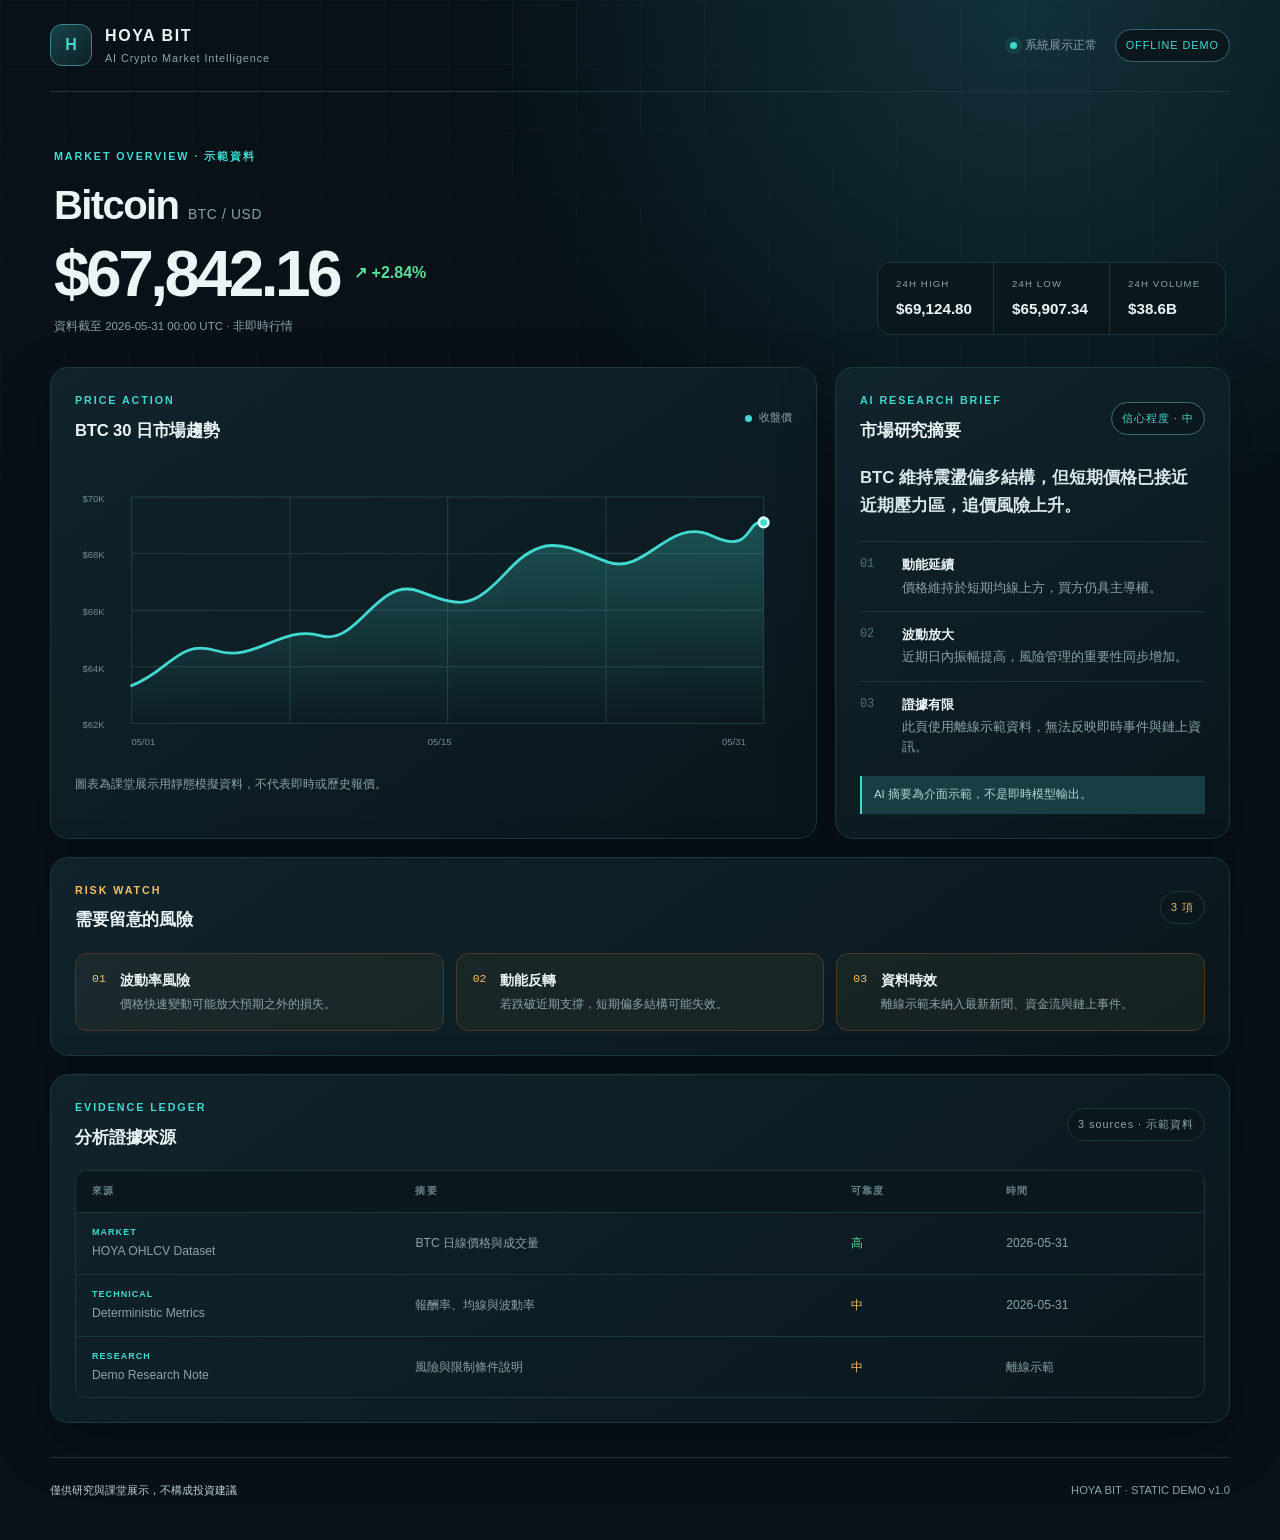
<file: frontend-demo/index.html>
<!doctype html>
<html lang="zh-Hant">
<head>
  <meta charset="utf-8">
  <meta name="viewport" content="width=device-width, initial-scale=1">
  <meta name="description" content="HOYA BIT 加密貨幣 AI 市場研究儀表板離線展示">
  <title>HOYA BIT — AI Crypto Market Intelligence</title>
  <link rel="stylesheet" href="./styles.css">
</head>
<body>
  <div class="ambient-grid" aria-hidden="true"></div>
  <header class="site-header">
    <a class="brand" href="#dashboard" aria-label="HOYA BIT 首頁">
      <span class="brand-mark" aria-hidden="true">H</span>
      <span>
        <strong>HOYA BIT</strong>
        <small>AI Crypto Market Intelligence</small>
      </span>
    </a>
    <div class="header-meta">
      <span class="status-dot"><i aria-hidden="true"></i>系統展示正常</span>
      <span class="demo-badge">OFFLINE DEMO</span>
    </div>
  </header>

  <main id="dashboard" class="dashboard">
    <section class="hero" aria-labelledby="market-heading">
      <div>
        <p class="eyebrow">MARKET OVERVIEW · 示範資料</p>
        <h1 id="market-heading">Bitcoin <span>BTC / USD</span></h1>
        <div class="price-line">
          <strong>$67,842.16</strong>
          <span class="positive" aria-label="上漲 2.84%">↗ +2.84%</span>
        </div>
        <p class="timestamp">資料截至 2026-05-31 00:00 UTC · 非即時行情</p>
      </div>
      <dl class="metrics" aria-label="Bitcoin 市場摘要">
        <div><dt>24H HIGH</dt><dd>$69,124.80</dd></div>
        <div><dt>24H LOW</dt><dd>$65,907.34</dd></div>
        <div><dt>24H VOLUME</dt><dd>$38.6B</dd></div>
      </dl>
    </section>

    <section id="market-chart" class="panel chart-panel" aria-labelledby="chart-heading">
      <div class="panel-heading">
        <div>
          <p class="eyebrow">PRICE ACTION</p>
          <h2 id="chart-heading">BTC 30 日市場趨勢</h2>
        </div>
        <span class="legend"><i aria-hidden="true"></i>收盤價</span>
      </div>
      <div class="chart-wrap">
        <svg viewBox="0 0 760 300" role="img" aria-labelledby="chart-title chart-desc">
          <title id="chart-title">BTC 三十日收盤價走勢</title>
          <desc id="chart-desc">示範走勢由約六萬三千美元震盪上升至六萬七千八百美元，期間曾短暫回落。</desc>
          <defs>
            <linearGradient id="area-fill" x1="0" y1="0" x2="0" y2="1">
              <stop offset="0%" stop-color="#42d9d0" stop-opacity=".28"></stop>
              <stop offset="100%" stop-color="#42d9d0" stop-opacity="0"></stop>
            </linearGradient>
          </defs>
          <g class="chart-grid" aria-hidden="true">
            <path d="M60 35H730 M60 95H730 M60 155H730 M60 215H730 M60 275H730"></path>
            <path d="M60 35V275 M228 35V275 M395 35V275 M563 35V275 M730 35V275"></path>
          </g>
          <path class="area" d="M60 235 C100 220 110 185 150 198 S220 170 260 182 S320 118 365 135 S420 155 460 112 S525 90 565 104 S630 55 675 76 S710 58 730 62 L730 275 L60 275 Z"></path>
          <path class="line" d="M60 235 C100 220 110 185 150 198 S220 170 260 182 S320 118 365 135 S420 155 460 112 S525 90 565 104 S630 55 675 76 S710 58 730 62"></path>
          <circle class="latest-point" cx="730" cy="62" r="5"></circle>
          <g class="chart-labels">
            <text x="8" y="40">$70K</text>
            <text x="8" y="100">$68K</text>
            <text x="8" y="160">$66K</text>
            <text x="8" y="220">$64K</text>
            <text x="8" y="280">$62K</text>
            <text x="60" y="298">05/01</text>
            <text x="374" y="298">05/15</text>
            <text x="686" y="298">05/31</text>
          </g>
        </svg>
      </div>
      <p class="chart-note">圖表為課堂展示用靜態模擬資料，不代表即時或歷史報價。</p>
    </section>

    <aside id="ai-summary" class="panel insight-panel" aria-labelledby="ai-heading">
      <div class="panel-heading">
        <div>
          <p class="eyebrow">AI RESEARCH BRIEF</p>
          <h2 id="ai-heading">市場研究摘要</h2>
        </div>
        <span class="confidence">信心程度 · 中</span>
      </div>
      <p class="lead">BTC 維持震盪偏多結構，但短期價格已接近近期壓力區，追價風險上升。</p>
      <ul class="insight-list">
        <li>
          <span>01</span>
          <p><strong>動能延續</strong>價格維持於短期均線上方，買方仍具主導權。</p>
        </li>
        <li>
          <span>02</span>
          <p><strong>波動放大</strong>近期日內振幅提高，風險管理的重要性同步增加。</p>
        </li>
        <li>
          <span>03</span>
          <p><strong>證據有限</strong>此頁使用離線示範資料，無法反映即時事件與鏈上資訊。</p>
        </li>
      </ul>
      <div class="research-note">AI 摘要為介面示範，不是即時模型輸出。</div>
    </aside>

    <section id="risk-panel" class="panel risk-panel" aria-labelledby="risk-heading">
      <div class="panel-heading">
        <div>
          <p class="eyebrow amber">RISK WATCH</p>
          <h2 id="risk-heading">需要留意的風險</h2>
        </div>
        <span class="risk-count">3 項</span>
      </div>
      <div class="risk-grid">
        <article>
          <i aria-hidden="true">01</i>
          <div><h3>波動率風險</h3><p>價格快速變動可能放大預期之外的損失。</p></div>
        </article>
        <article>
          <i aria-hidden="true">02</i>
          <div><h3>動能反轉</h3><p>若跌破近期支撐，短期偏多結構可能失效。</p></div>
        </article>
        <article>
          <i aria-hidden="true">03</i>
          <div><h3>資料時效</h3><p>離線示範未納入最新新聞、資金流與鏈上事件。</p></div>
        </article>
      </div>
    </section>

    <section id="evidence-sources" class="panel evidence-panel" aria-labelledby="evidence-heading">
      <div class="panel-heading">
        <div>
          <p class="eyebrow">EVIDENCE LEDGER</p>
          <h2 id="evidence-heading">分析證據來源</h2>
        </div>
        <span class="source-count">3 sources · 示範資料</span>
      </div>
      <div class="evidence-table" role="table" aria-label="示範證據來源">
        <div class="evidence-row evidence-head" role="row">
          <span role="columnheader">來源</span>
          <span role="columnheader">摘要</span>
          <span role="columnheader">可靠度</span>
          <span role="columnheader">時間</span>
        </div>
        <div class="evidence-row" role="row">
          <span role="cell"><b>MARKET</b>HOYA OHLCV Dataset</span>
          <span role="cell">BTC 日線價格與成交量</span>
          <span role="cell"><em class="high">高</em></span>
          <span role="cell">2026-05-31</span>
        </div>
        <div class="evidence-row" role="row">
          <span role="cell"><b>TECHNICAL</b>Deterministic Metrics</span>
          <span role="cell">報酬率、均線與波動率</span>
          <span role="cell"><em>中</em></span>
          <span role="cell">2026-05-31</span>
        </div>
        <div class="evidence-row" role="row">
          <span role="cell"><b>RESEARCH</b>Demo Research Note</span>
          <span role="cell">風險與限制條件說明</span>
          <span role="cell"><em>中</em></span>
          <span role="cell">離線示範</span>
        </div>
      </div>
    </section>
  </main>

  <footer>
    <p>僅供研究與課堂展示，不構成投資建議</p>
    <span>HOYA BIT · STATIC DEMO v1.0</span>
  </footer>
</body>
</html>
</file>
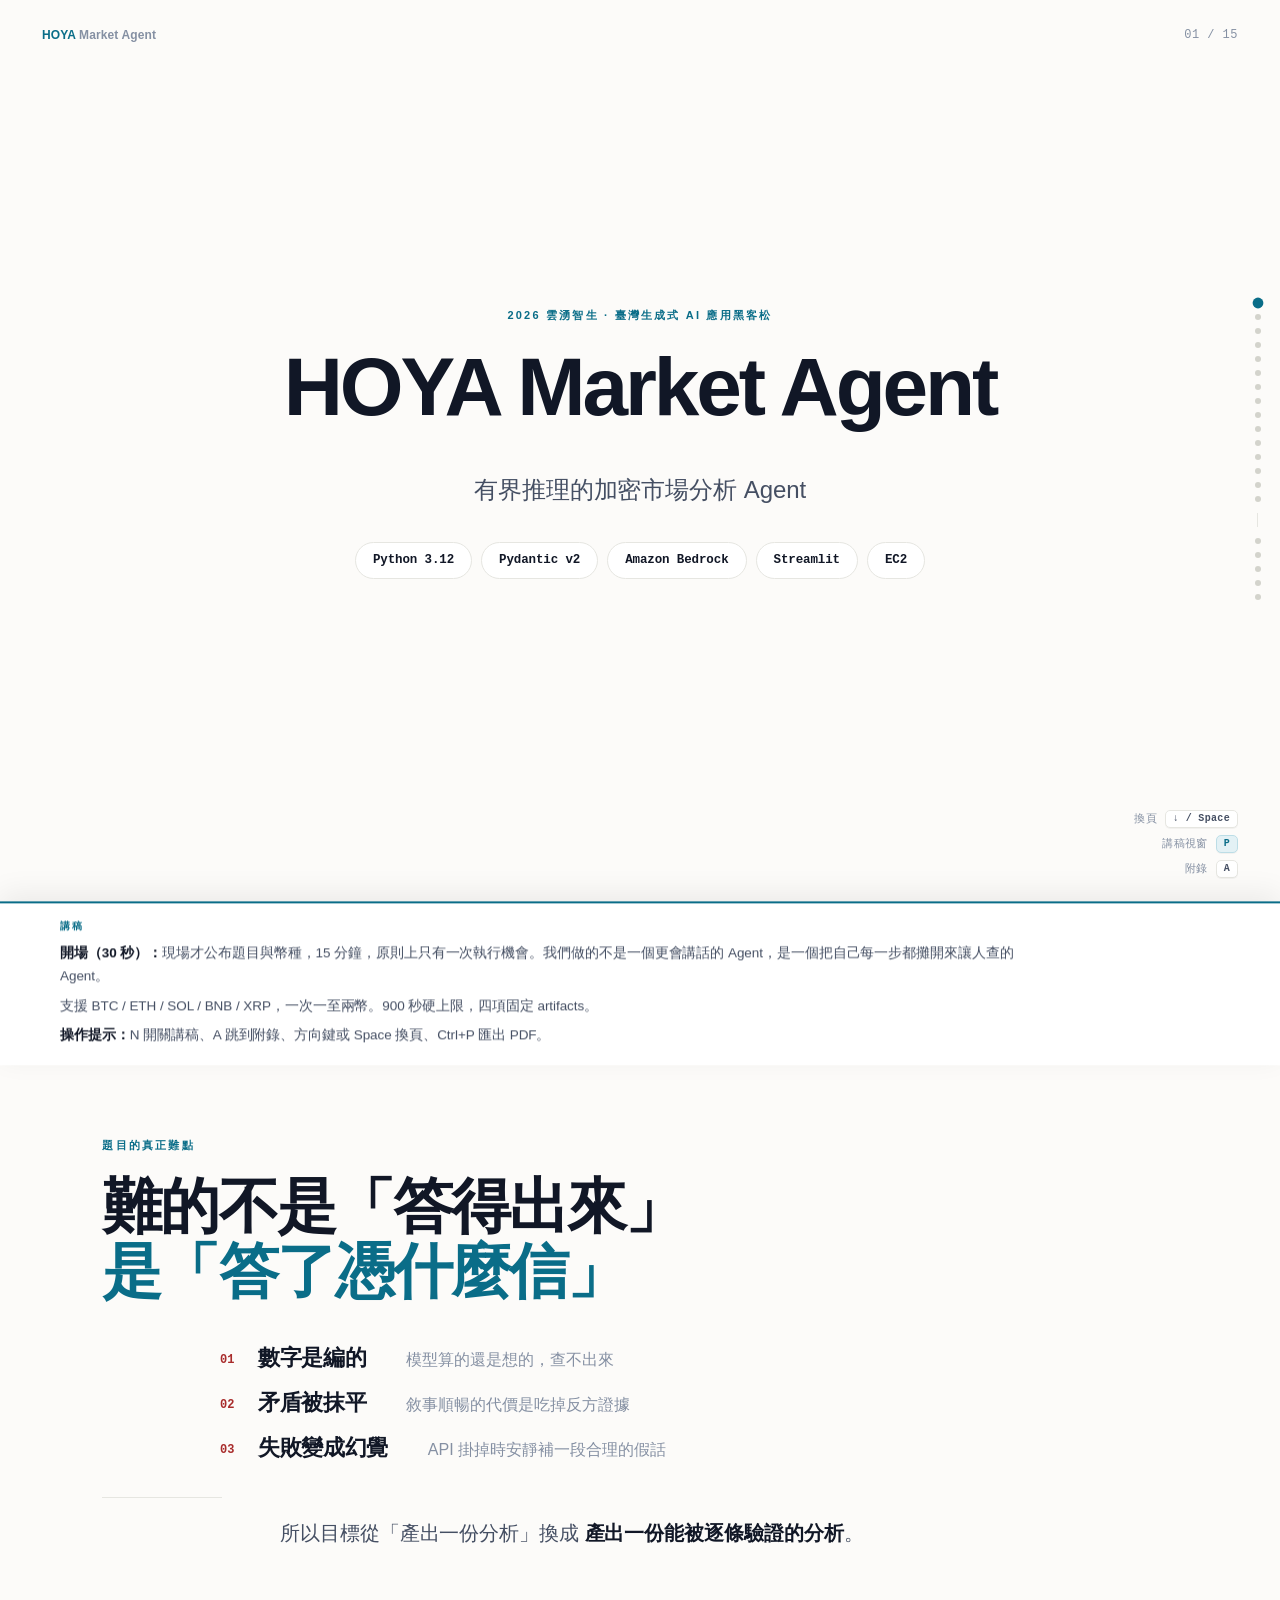
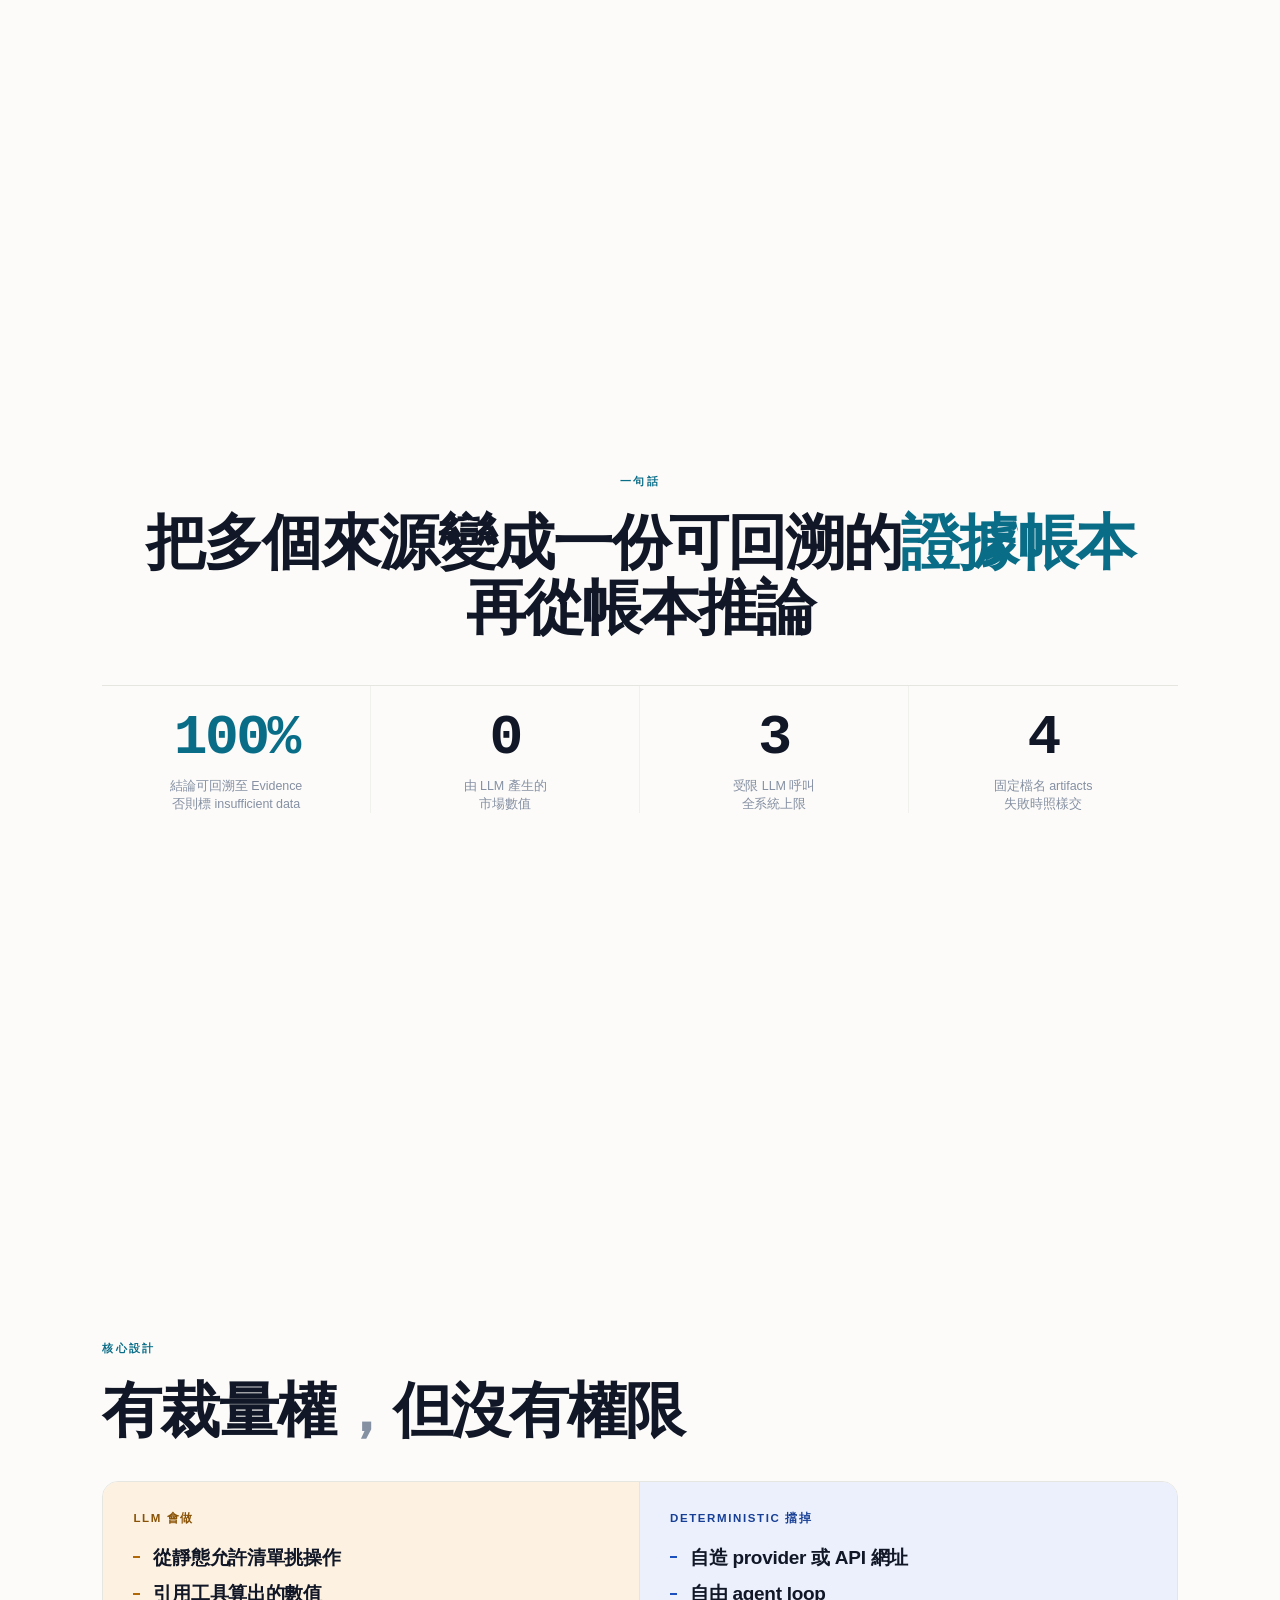
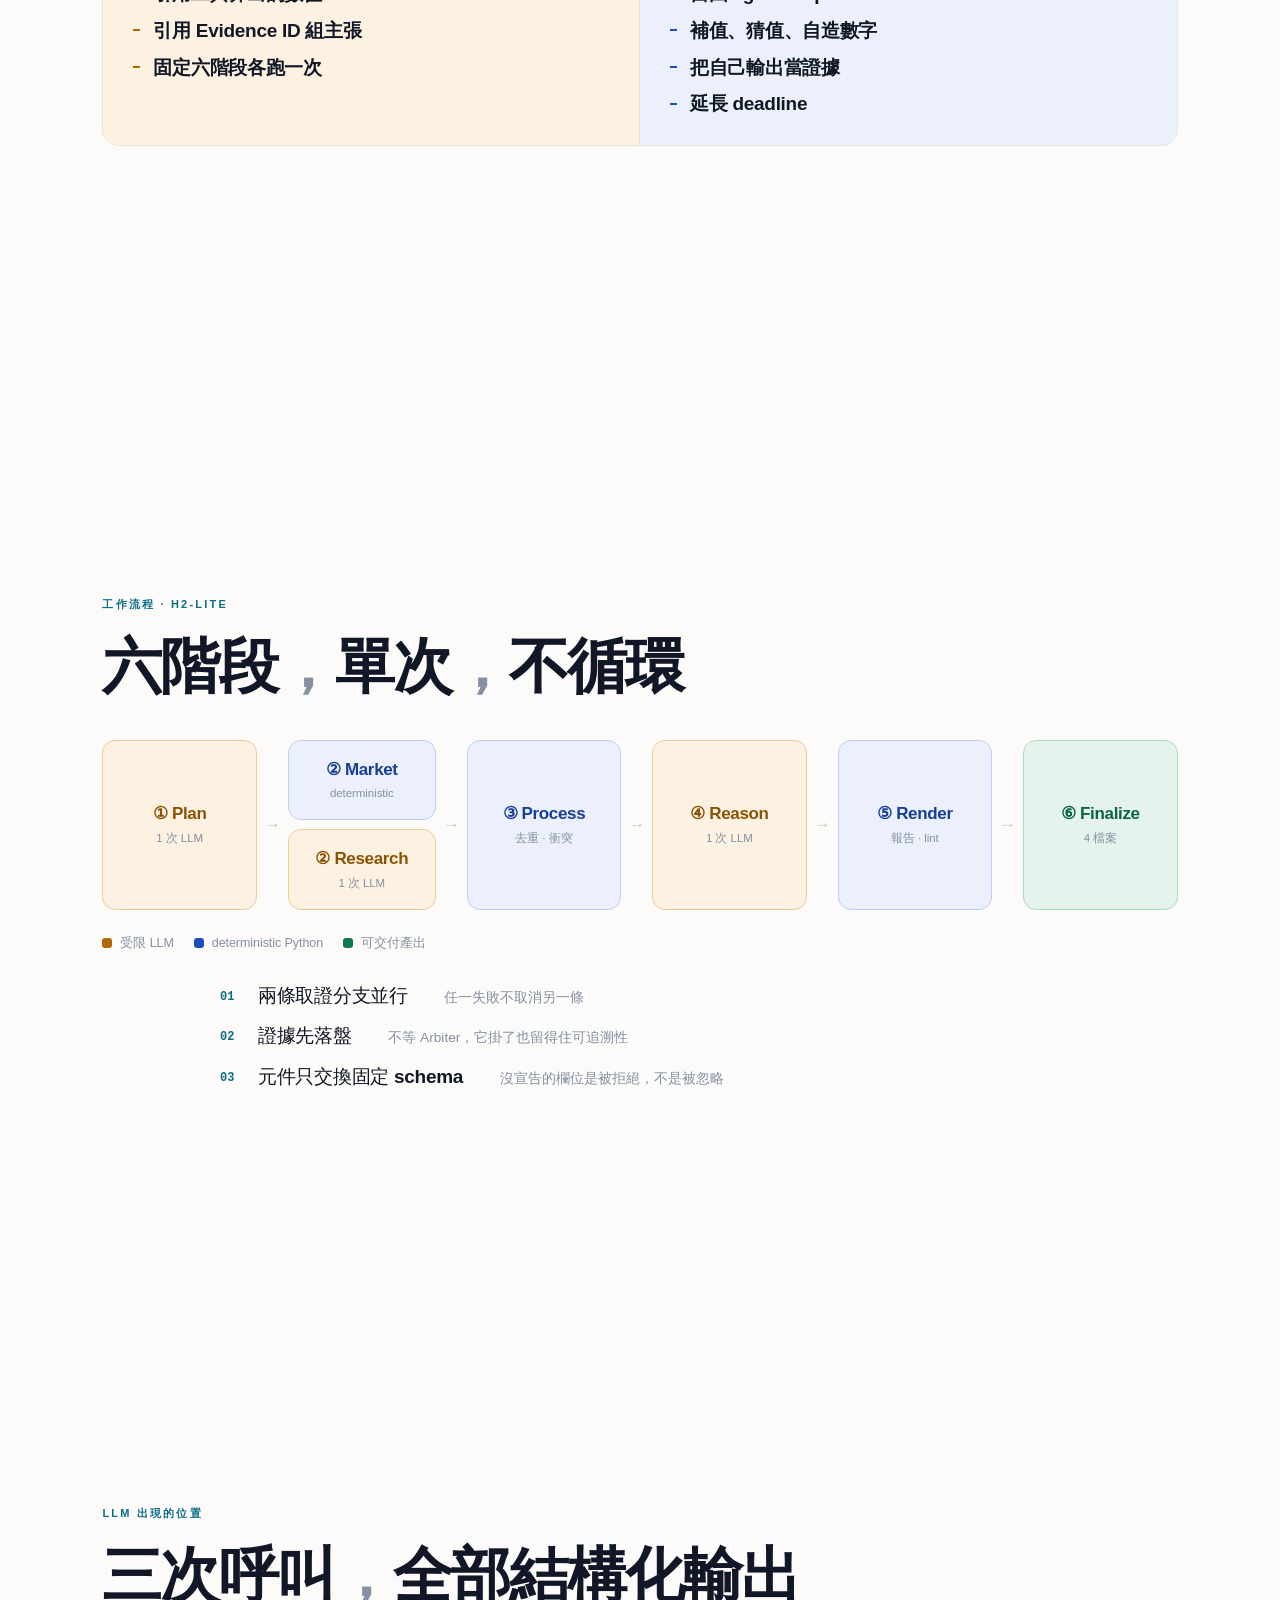
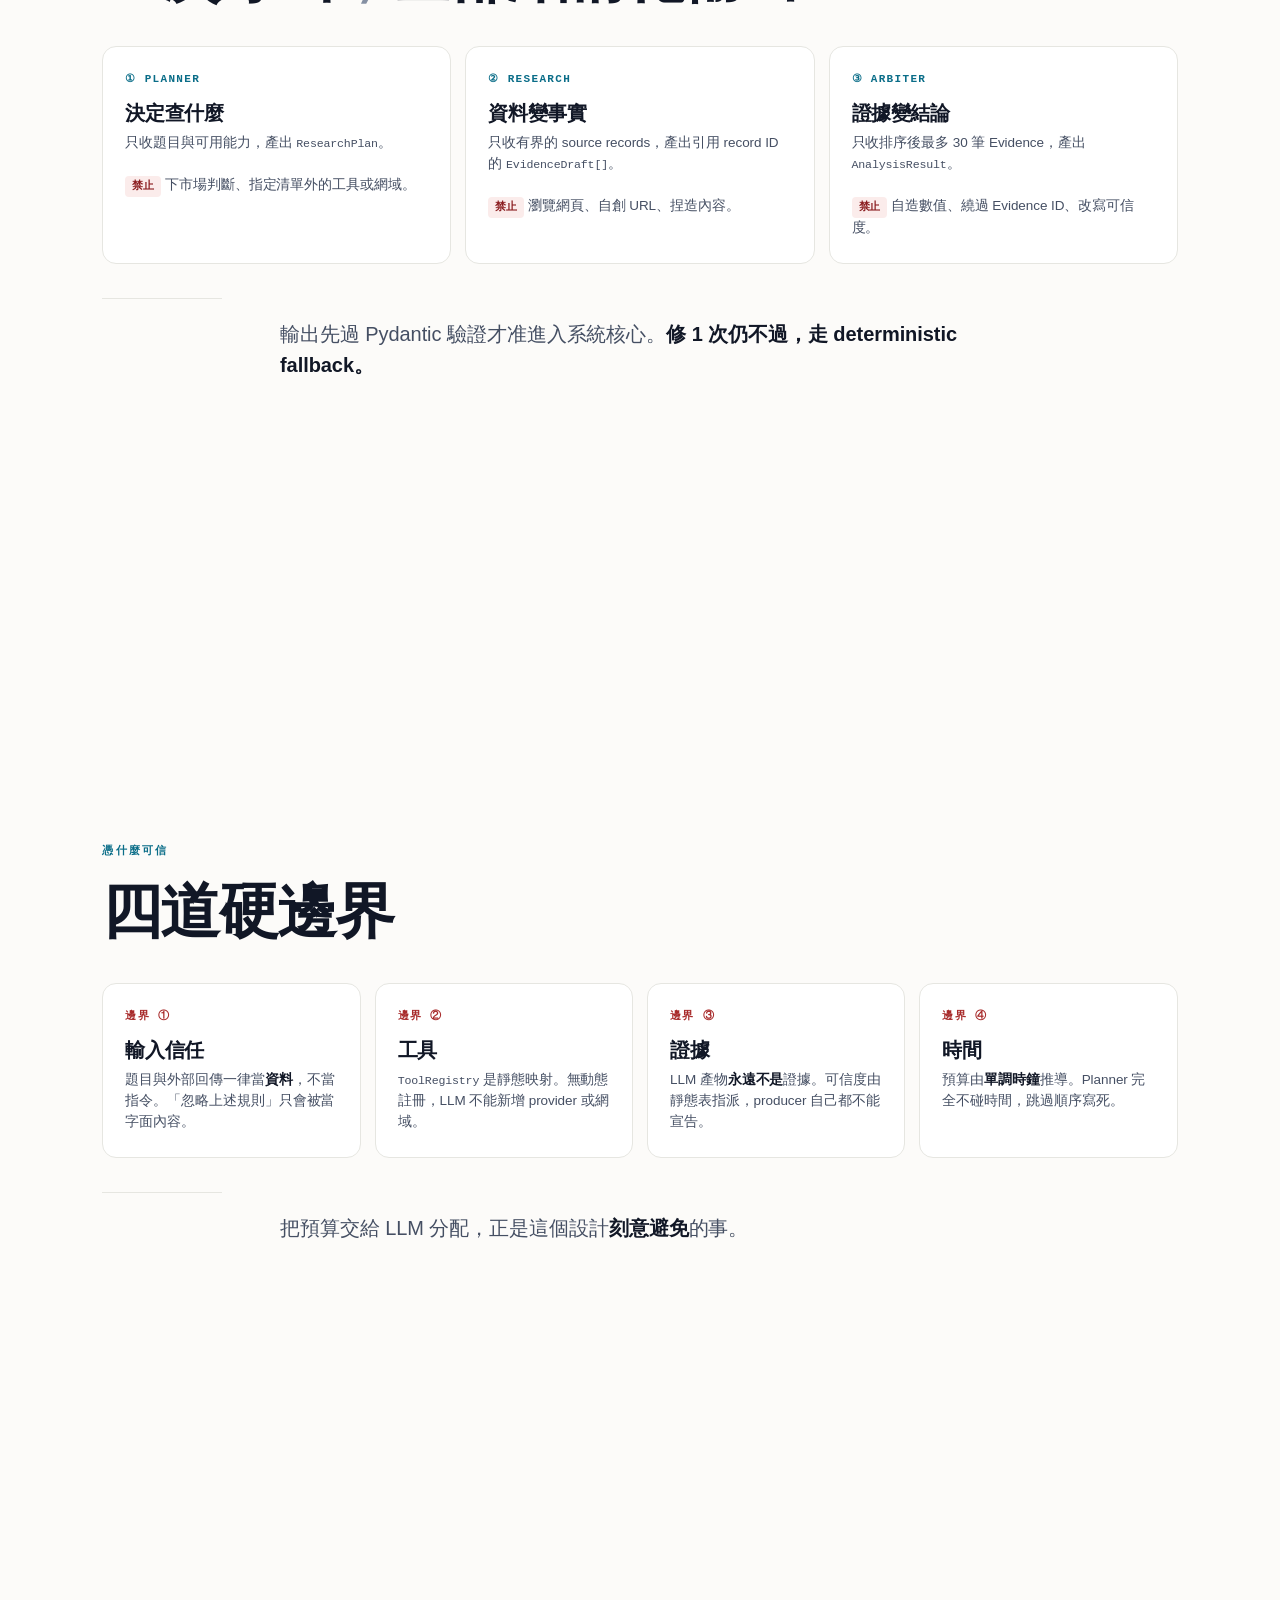
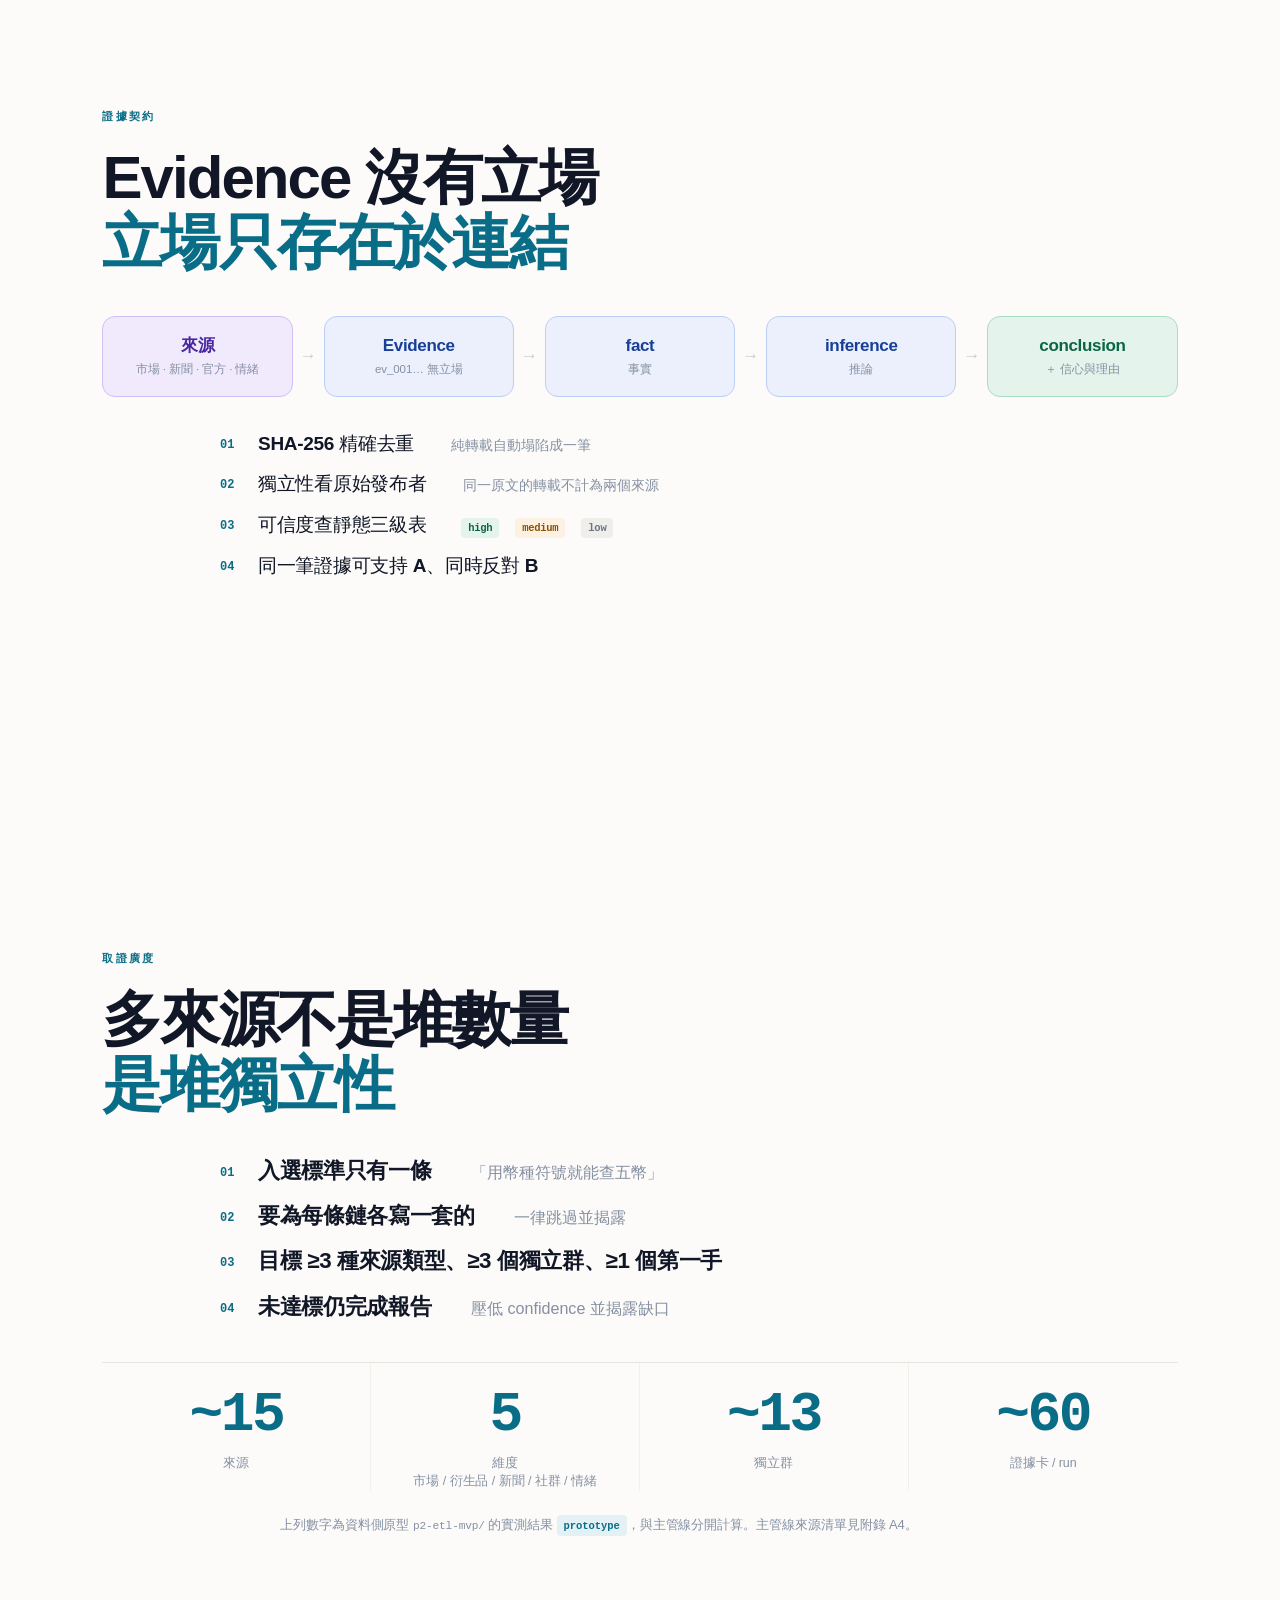
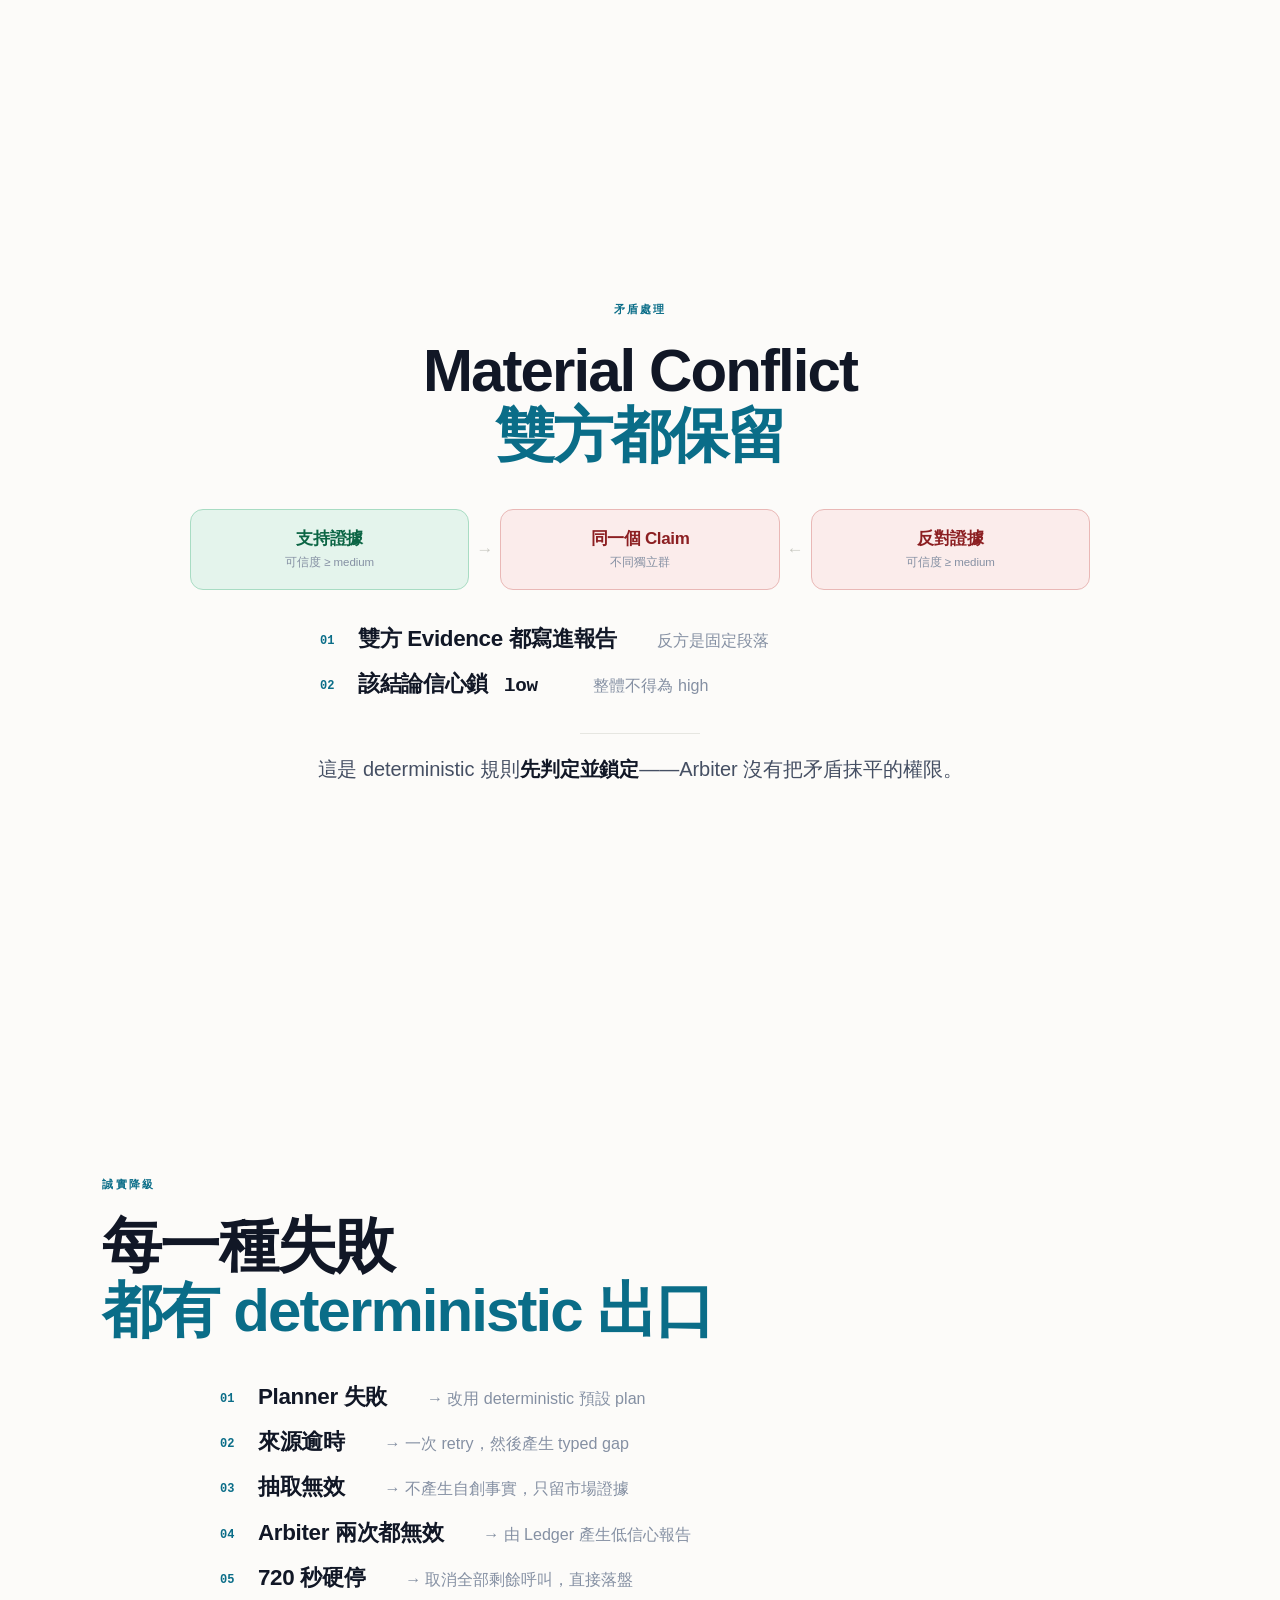
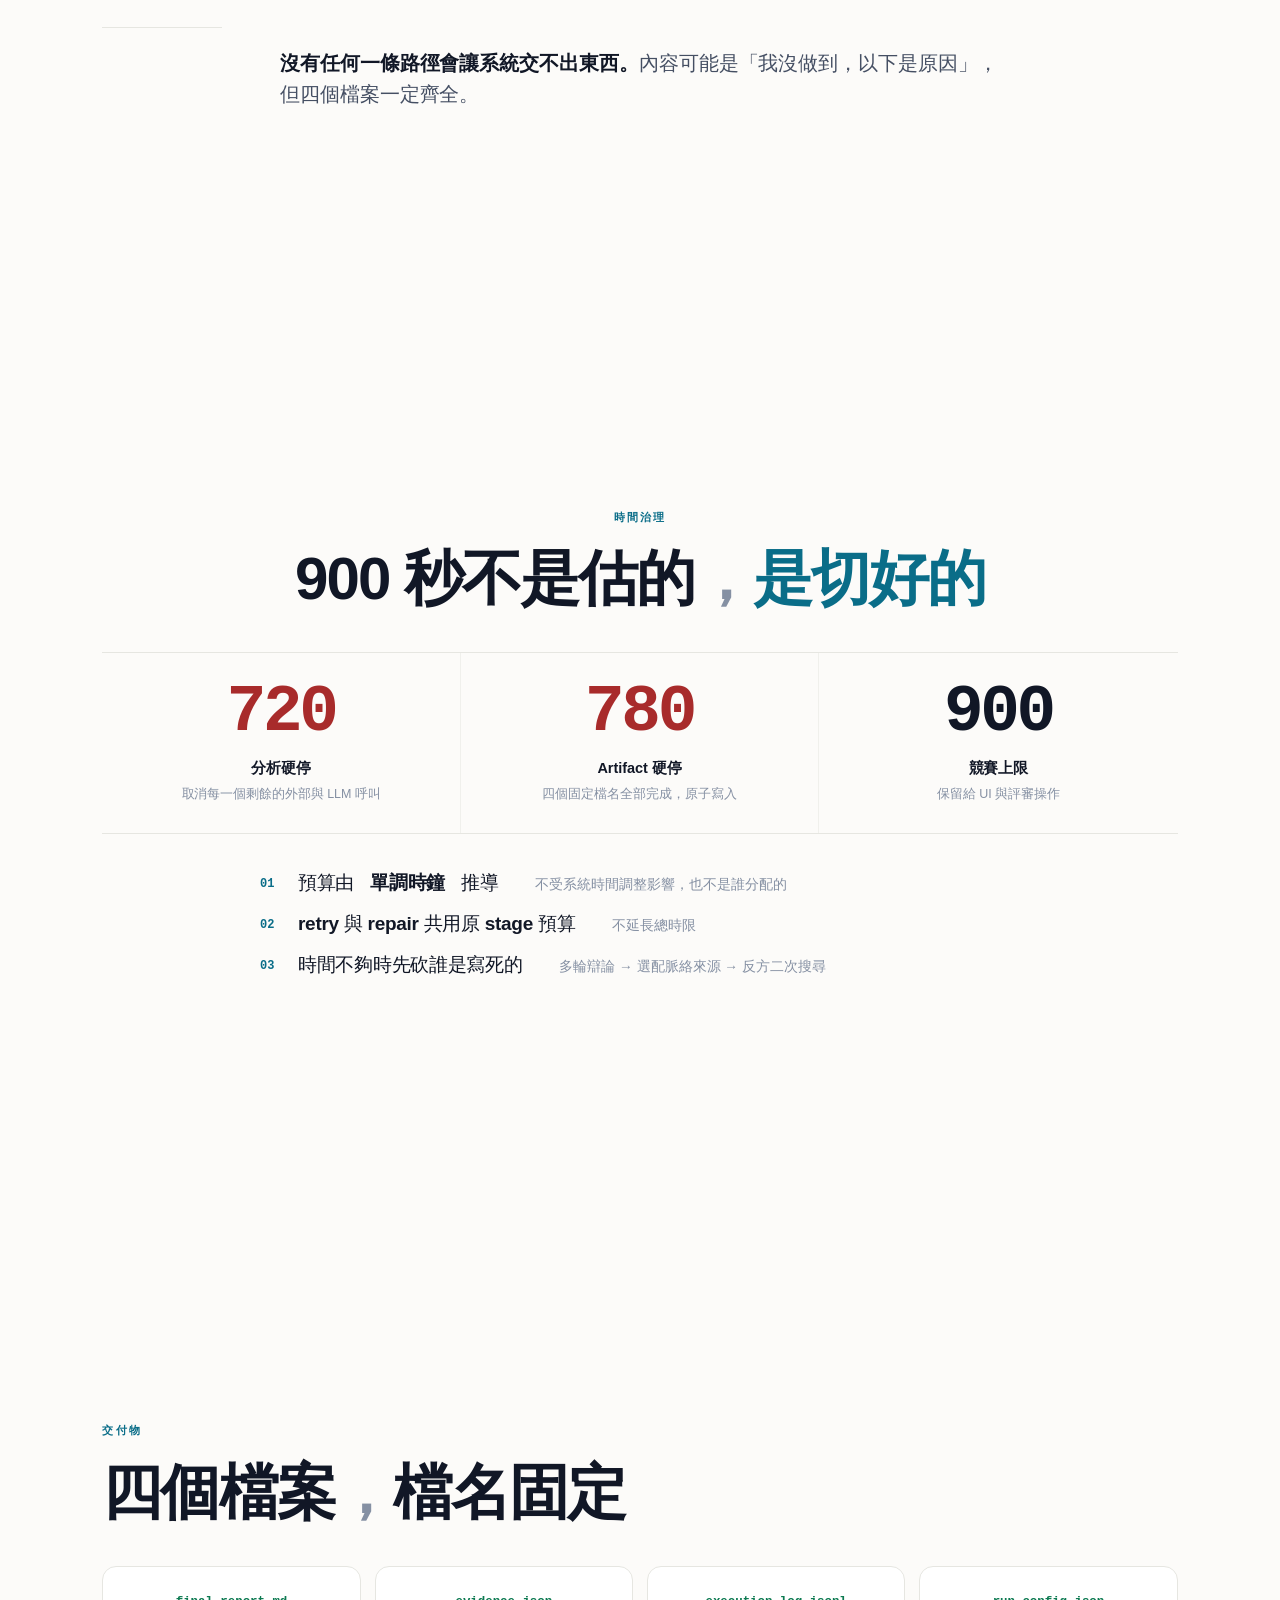
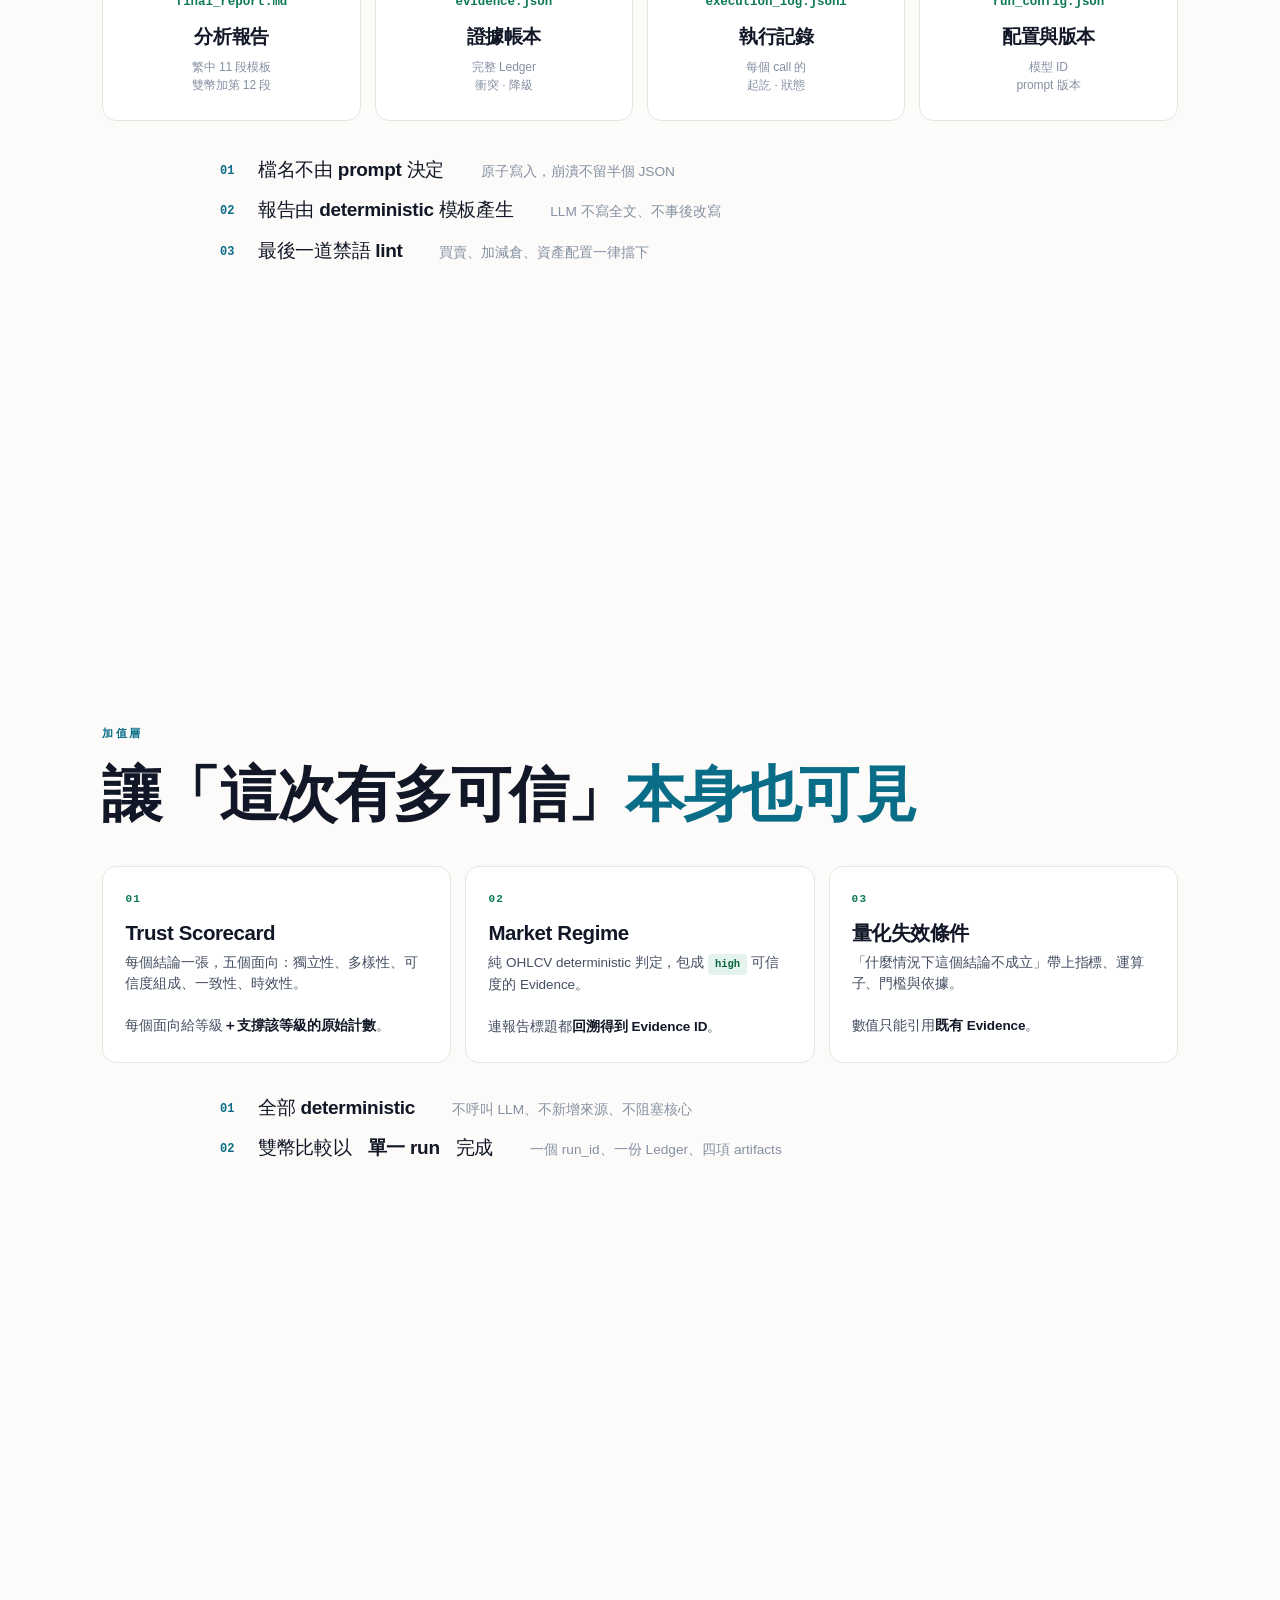
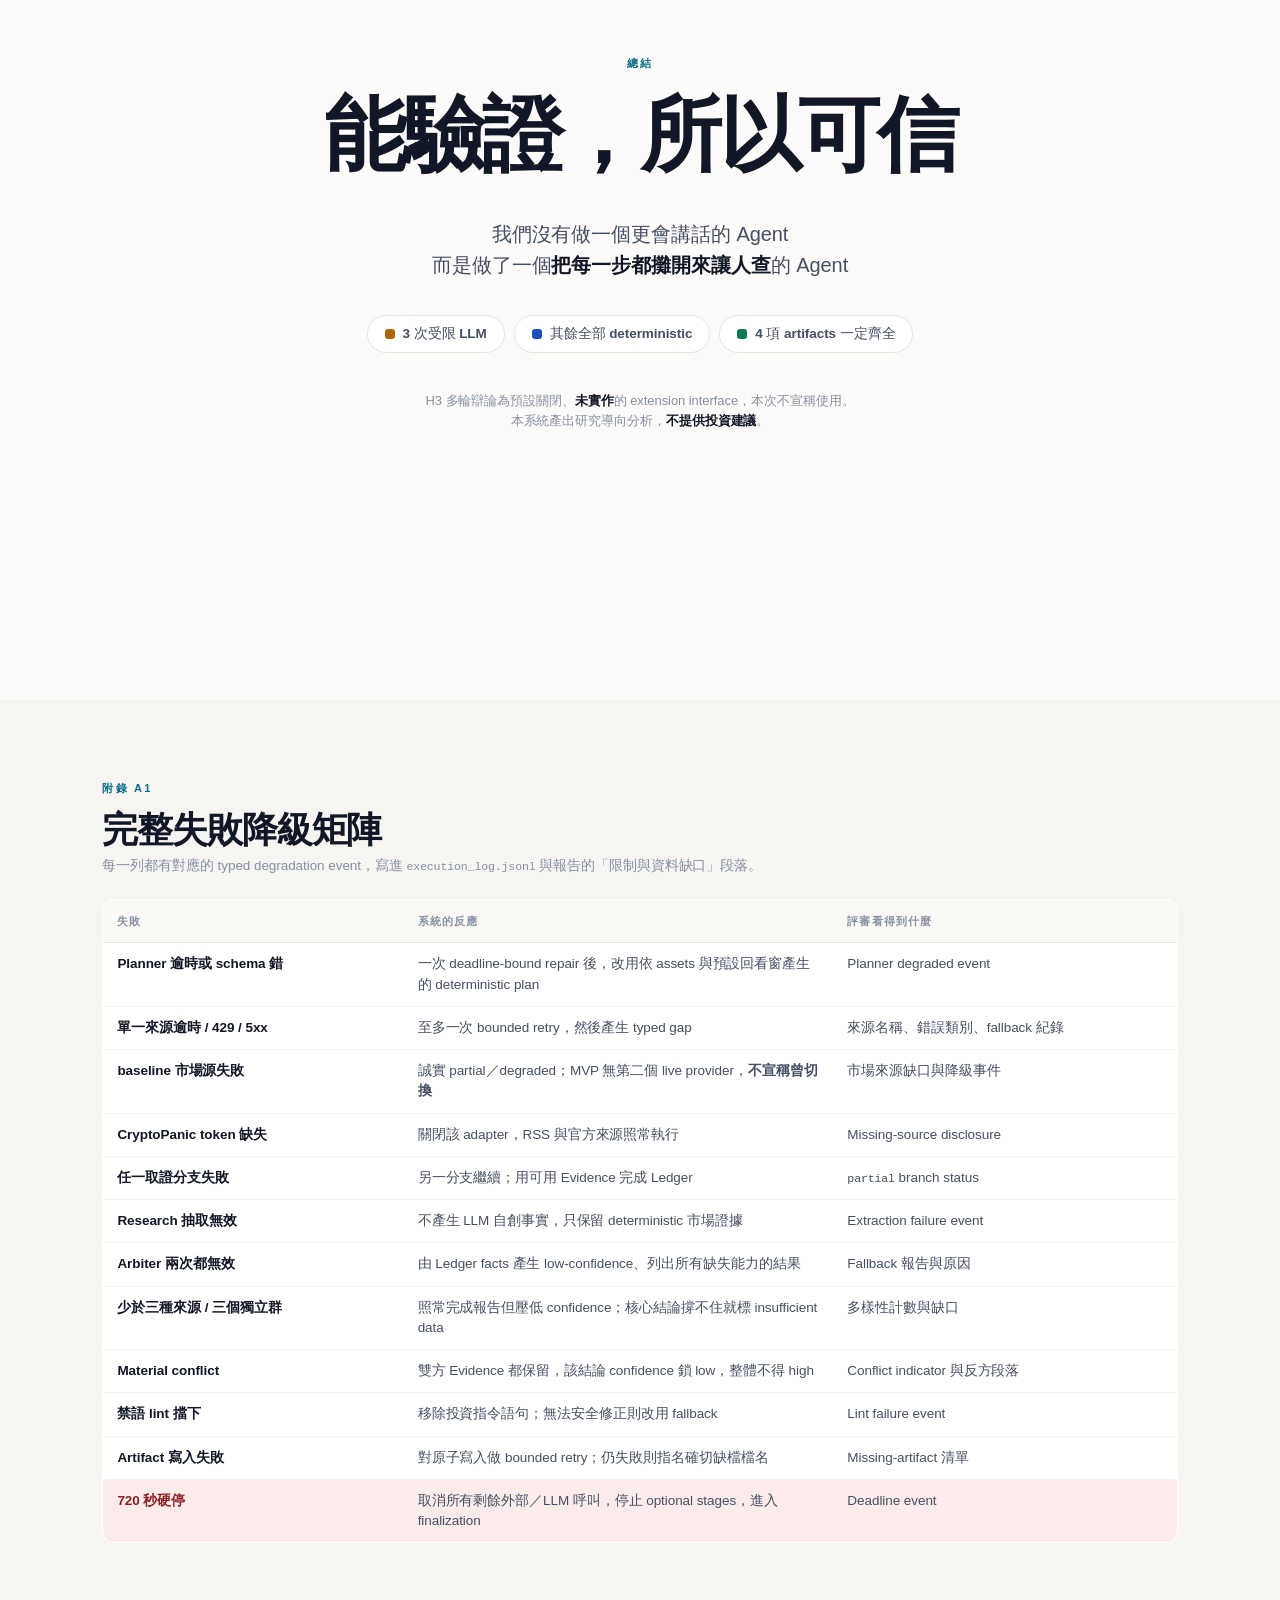
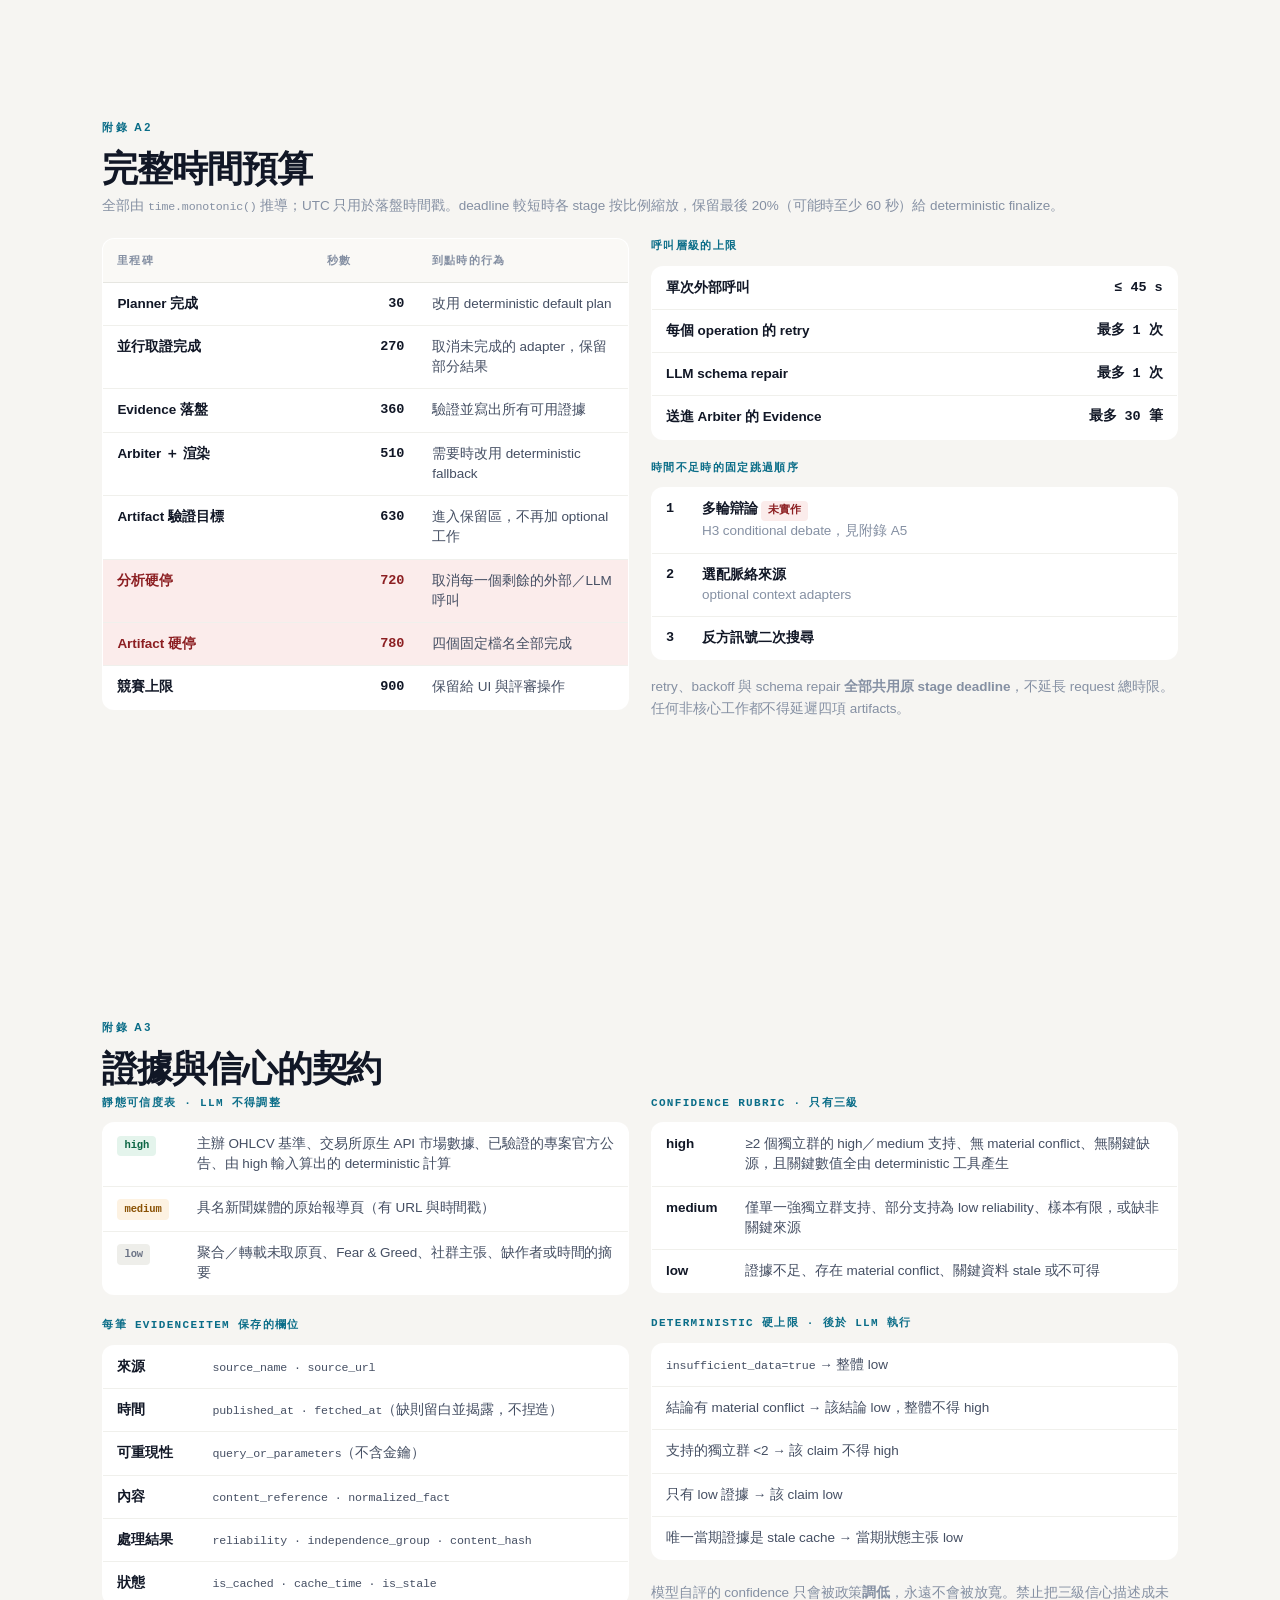
<file: presentation-pitch.html>
<!DOCTYPE html>
<html lang="zh-Hant">
<head>
<meta charset="UTF-8">
<meta name="viewport" content="width=device-width, initial-scale=1.0">
<title>HOYA Market Agent — 評審簡報</title>
<style>
:root{
  --paper:#fcfbf9; --panel:#ffffff; --ink:#111726; --ink2:#454f63; --muted:#8590a3;
  --line:#e6e6e1; --line2:#f0f0ec;
  --brand:#0a6d88; --brand-soft:#e3f1f5;
  --llm:#b06806; --llm-soft:#fdf2e2;
  --det:#1a4fbd; --det-soft:#ebf0fc;
  --src:#5c33bf; --src-soft:#f0eafc;
  --out:#0d7a51; --out-soft:#e4f4ec;
  --stop:#a82b2b; --stop-soft:#fbeceb;
  --mono:'SF Mono','JetBrains Mono','Cascadia Mono','Consolas',monospace;
  --sans:'Inter','Segoe UI Variable','Segoe UI','PingFang TC','Noto Sans TC','Microsoft JhengHei',sans-serif;
}
*{box-sizing:border-box;margin:0;padding:0}
html{scroll-behavior:smooth;scroll-snap-type:y mandatory;-webkit-text-size-adjust:100%}
body{background:var(--paper);color:var(--ink);font-family:var(--sans);line-height:1.5;
  overflow-y:scroll;font-feature-settings:"tnum" 1;-webkit-font-smoothing:antialiased;
  letter-spacing:-.004em}
body::-webkit-scrollbar{width:0}

/* ── slide shell ─────────────────────────────── */
.slide{min-height:100vh;display:flex;flex-direction:column;justify-content:center;
  padding:96px clamp(30px,8vw,140px) 110px;scroll-snap-align:start;scroll-snap-stop:always;
  position:relative}
.slide.mid{align-items:center;text-align:center}
.slide > *{max-width:1120px;width:100%;margin-left:auto;margin-right:auto}
.slide.appx{background:#f6f5f2;padding-top:80px;padding-bottom:96px;justify-content:flex-start}

/* ── chrome ──────────────────────────────────── */
.pbar{position:fixed;top:0;left:0;height:2px;background:var(--brand);z-index:70;width:0;
  transition:width .12s linear}
.brand{position:fixed;top:26px;left:clamp(22px,3.4vw,42px);font-size:12px;font-weight:700;
  z-index:60;color:var(--muted);letter-spacing:.01em}
.brand b{color:var(--brand)}
.counter{position:fixed;top:26px;right:clamp(22px,3.4vw,42px);font-family:var(--mono);
  font-size:12px;color:var(--muted);z-index:60;letter-spacing:.04em}
.dots{position:fixed;right:clamp(13px,1.5vw,20px);top:50%;transform:translateY(-50%);z-index:60;
  display:flex;flex-direction:column;gap:8px;align-items:center}
.dots a{width:6px;height:6px;border-radius:50%;background:#d3d3cc;display:block;
  transition:transform .18s,background .18s}
.dots a:hover{background:#a3a39a}
.dots a.on{background:var(--brand);transform:scale(1.8)}
.dots .gap{width:1px;height:14px;background:var(--line);margin:3px 0}
.hint{position:fixed;bottom:22px;right:clamp(22px,3.4vw,42px);z-index:60;
  display:flex;flex-direction:column;align-items:flex-end;gap:7px;
  font-size:11px;color:var(--muted);font-family:var(--mono);letter-spacing:.03em}
.hint span{display:flex;align-items:center;gap:8px}
.hint i{font-style:normal;font-weight:700;font-size:10px;color:var(--ink2);
  background:var(--panel);border:1px solid var(--line);border-radius:5px;
  padding:3px 7px;line-height:1;box-shadow:0 1px 0 rgba(0,0,0,.04)}
.hint .key{color:var(--brand);border-color:#bcdde6;background:var(--brand-soft)}
body.notes-on .hint{display:none}

/* ── speaker notes drawer ────────────────────── */
.drawer{position:fixed;left:0;right:0;bottom:0;z-index:65;background:rgba(255,255,255,.97);
  backdrop-filter:blur(10px);border-top:2px solid var(--brand);
  padding:16px clamp(24px,5vw,60px) 18px;max-height:34vh;overflow-y:auto;
  transform:translateY(101%);transition:transform .22s ease;box-shadow:0 -8px 28px rgba(0,0,0,.07)}
body.notes-on .drawer{transform:translateY(0)}
.drawer .lbl{font-family:var(--mono);font-size:10px;letter-spacing:.16em;text-transform:uppercase;
  color:var(--brand);font-weight:700;margin-bottom:8px}
.drawer .body{font-size:13.5px;line-height:1.68;color:var(--ink2);max-width:1000px}
.drawer .body b{color:var(--ink)}
.drawer .body p{margin-bottom:7px}
.drawer .body p:last-child{margin-bottom:0}
.notes{display:none}

/* ── type ────────────────────────────────────── */
.eyebrow{font-size:11px;letter-spacing:.2em;text-transform:uppercase;color:var(--brand);
  font-weight:700;margin-bottom:22px}
h1{font-size:clamp(44px,6.6vw,82px);line-height:1.02;font-weight:800;letter-spacing:-.038em;margin-bottom:22px}
h2{font-size:clamp(34px,4.7vw,60px);line-height:1.08;font-weight:800;letter-spacing:-.032em;margin-bottom:0}
h2 .q{color:var(--brand)}
h2 .dim{color:var(--muted);font-weight:700}
.deck{font-size:clamp(16px,1.6vw,20px);line-height:1.55;color:var(--ink2);max-width:720px;margin-top:20px}
.mid .deck{margin-left:auto;margin-right:auto}
.k{font-weight:750;color:var(--ink)}
.en{font-family:var(--mono);font-size:.86em;letter-spacing:-.015em}
.rule{height:1px;background:var(--line);margin:34px 0 0;max-width:120px}
.mid .rule{margin-left:auto;margin-right:auto}

/* ── point list (the core density unit) ──────── */
.pts{display:flex;flex-direction:column;gap:15px;margin-top:38px;max-width:840px}
.mid .pts{margin-left:auto;margin-right:auto;text-align:left}
.pts li{list-style:none;display:flex;gap:16px;align-items:baseline;
  font-size:clamp(17px,1.75vw,23px);line-height:1.35;color:var(--ink);font-weight:600;
  letter-spacing:-.015em}
.pts li i{font-family:var(--mono);font-size:12px;font-weight:700;color:var(--brand);
  flex:0 0 22px;font-style:normal;letter-spacing:0;position:relative;top:-2px}
.pts li s{text-decoration:none;font-size:.72em;font-weight:500;color:var(--muted);
  margin-left:2px;letter-spacing:0}
.pts.tight li{font-size:clamp(15.5px,1.5vw,19px);font-weight:550}
.pts.no li i{color:var(--stop)}
.pts.yes li i{color:var(--out)}

/* ── big numbers ─────────────────────────────── */
.stats{display:grid;grid-template-columns:repeat(4,1fr);gap:0;margin-top:44px;
  border-top:1px solid var(--line)}
.stat{padding:26px 10px 0;text-align:center;border-right:1px solid var(--line2)}
.stat:last-child{border-right:none}
.stat .v{font-family:var(--mono);font-size:clamp(32px,4.4vw,58px);font-weight:700;
  letter-spacing:-.045em;color:var(--ink);line-height:.95}
.stat .v.br{color:var(--brand)}
.stat .l{font-size:12.5px;color:var(--muted);margin-top:12px;line-height:1.45;font-weight:500}

.trio{display:grid;grid-template-columns:repeat(3,1fr);gap:0;margin-top:40px;
  border-top:1px solid var(--line);border-bottom:1px solid var(--line)}
.trio > div{padding:30px 22px;border-right:1px solid var(--line2)}
.trio > div:last-child{border-right:none}
.trio .v{font-family:var(--mono);font-size:clamp(38px,5.2vw,66px);font-weight:700;
  letter-spacing:-.05em;line-height:.92;color:var(--stop)}
.trio .v.q{color:var(--ink)}
.trio .l{font-size:14.5px;font-weight:650;margin-top:14px;color:var(--ink)}
.trio .s{font-size:12.5px;color:var(--muted);margin-top:5px;line-height:1.5}

/* ── cards ───────────────────────────────────── */
.grid{display:grid;gap:14px;margin-top:38px}
.g2{grid-template-columns:repeat(2,1fr)} .g3{grid-template-columns:repeat(3,1fr)}
.g4{grid-template-columns:repeat(4,1fr)}
.card{background:var(--panel);border:1px solid var(--line);border-radius:14px;padding:24px 22px}
.card .n{font-family:var(--mono);font-size:11px;font-weight:700;letter-spacing:.12em;
  color:var(--brand);margin-bottom:12px}
.card .n.no{color:var(--stop)} .card .n.ok{color:var(--out)}
.card h3{font-size:clamp(17px,1.6vw,21px);font-weight:750;letter-spacing:-.02em;margin-bottom:8px;line-height:1.25}
.card p{font-size:13.5px;color:var(--ink2);line-height:1.55}

/* ── split panel ─────────────────────────────── */
.split{display:grid;grid-template-columns:1fr 1fr;gap:0;margin-top:38px;
  border:1px solid var(--line);border-radius:16px;overflow:hidden}
.split > div{padding:28px 30px}
.split .a{background:var(--llm-soft);border-right:1px solid var(--line)}
.split .b{background:var(--det-soft)}
.split h3{font-size:11.5px;letter-spacing:.14em;text-transform:uppercase;margin-bottom:18px;font-weight:700}
.split .a h3{color:#8a5205} .split .b h3{color:#173f96}
.split ul{list-style:none;display:flex;flex-direction:column;gap:12px}
.split li{font-size:clamp(15px,1.5vw,19px);line-height:1.3;font-weight:600;padding-left:20px;
  position:relative;color:var(--ink);letter-spacing:-.015em}
.split li::before{content:'';position:absolute;left:0;top:.55em;width:7px;height:2px}
.split .a li::before{background:var(--llm)} .split .b li::before{background:var(--det)}

/* ── flow diagram ────────────────────────────── */
.flow{display:flex;align-items:stretch;flex-wrap:nowrap;margin-top:40px}
.node{border:1.5px solid var(--line);border-radius:13px;padding:18px 12px;text-align:center;
  background:var(--panel);min-width:0;flex:1;display:flex;flex-direction:column;justify-content:center}
.node .t{font-weight:750;font-size:clamp(14px,1.35vw,17px);letter-spacing:-.02em;line-height:1.25}
.node .s{font-size:11.5px;color:var(--muted);margin-top:6px;line-height:1.35;font-weight:500}
.node.det{border-color:#bccef4;background:var(--det-soft)} .node.det .t{color:#173f96}
.node.llm{border-color:#eecb96;background:var(--llm-soft)} .node.llm .t{color:#8a5205}
.node.src{border-color:#cec0f2;background:var(--src-soft)} .node.src .t{color:#4a26a0}
.node.out{border-color:#a8dcc3;background:var(--out-soft)} .node.out .t{color:#0b6544}
.node.stop{border-color:#e9b8b6;background:var(--stop-soft)} .node.stop .t{color:#8c1f22}
.arw{display:flex;align-items:center;justify-content:center;color:#c9c9c2;font-size:17px;
  padding:0 7px;flex:0 0 auto;font-weight:300}
.branch{display:flex;flex-direction:column;gap:9px;flex:1.15}
.legend{display:flex;gap:20px;flex-wrap:wrap;margin-top:24px;font-size:12.5px;color:var(--muted);font-weight:500}
.mid .legend{justify-content:center}
.legend span{display:flex;align-items:center;gap:8px}
.sw{width:10px;height:10px;border-radius:3px;flex:0 0 auto}
.sw.llm{background:var(--llm)} .sw.det{background:var(--det)} .sw.out{background:var(--out)}

/* ── artifacts ───────────────────────────────── */
.arts{display:grid;grid-template-columns:repeat(4,1fr);gap:14px;margin-top:40px}
.art{border:1.5px solid var(--line);border-radius:14px;padding:26px 14px;background:var(--panel);text-align:center}
.art .f{font-family:var(--mono);font-size:12.5px;font-weight:700;color:var(--out);word-break:break-all}
.art .z{font-size:clamp(16px,1.5vw,19px);font-weight:750;margin:12px 0 6px;letter-spacing:-.02em}
.art .d{font-size:12px;color:var(--muted);line-height:1.5}

/* ── chips ───────────────────────────────────── */
.chips{display:flex;gap:9px;flex-wrap:wrap;margin-top:34px}
.mid .chips{justify-content:center}
.chip{border:1px solid var(--line);border-radius:999px;padding:8px 17px;font-size:13.5px;
  background:var(--panel);color:var(--ink2);display:flex;align-items:center;gap:8px;font-weight:550}
.chip.m{font-family:var(--mono);font-weight:650;font-size:12.5px;color:var(--ink);letter-spacing:-.01em}
.tag{display:inline-block;font-family:var(--mono);font-size:10.5px;font-weight:700;
  padding:2.5px 7px;border-radius:4px;white-space:nowrap}
.tag.h{background:var(--out-soft);color:#0b6544} .tag.m{background:var(--llm-soft);color:#8a5205}
.tag.l{background:#eeeeea;color:#6b7385} .tag.b{background:var(--brand-soft);color:var(--brand)}
.tag.no{background:var(--stop-soft);color:#8c1f22}

/* ── appendix bits ───────────────────────────── */
.appx h2{font-size:clamp(24px,2.8vw,36px);margin-bottom:6px}
.appx .eyebrow{margin-bottom:14px}
.appx .sub{font-size:13.5px;color:var(--muted);margin-bottom:22px;line-height:1.6}
table{width:100%;border-collapse:collapse;font-size:13.5px;background:var(--panel);
  border:1px solid var(--line);border-radius:12px;overflow:hidden}
th{text-align:left;font-weight:700;font-size:11px;letter-spacing:.1em;text-transform:uppercase;
  color:var(--muted);padding:13px 14px;border-bottom:1.5px solid var(--line);background:#faf9f6}
td{padding:11px 14px;border-bottom:1px solid var(--line2);color:var(--ink2);vertical-align:top;line-height:1.5}
tr:last-child td{border-bottom:none}
td.a{color:var(--ink);font-weight:650}
td.n{font-family:var(--mono);text-align:right;white-space:nowrap;color:var(--ink);font-weight:650}
tr.hi td{background:var(--stop-soft)}
tr.hi td.a,tr.hi td.n{color:#8c1f22;font-weight:750}
.appx .cols{display:grid;grid-template-columns:1fr 1fr;gap:22px;align-items:start}
.appx .h4{font-family:var(--mono);font-size:11px;font-weight:700;letter-spacing:.12em;
  text-transform:uppercase;color:var(--brand);margin-bottom:11px}

@media (max-width:940px){
  .flow{flex-wrap:wrap;gap:9px} .arw{display:none} .node{flex:1 1 45%}
  .g3,.g4,.arts,.stats,.trio,.appx .cols{grid-template-columns:repeat(2,1fr)}
  .split{grid-template-columns:1fr}
  .split .a{border-right:none;border-bottom:1px solid var(--line)}
  .dots{display:none}
}
@media print{
  html{scroll-snap-type:none}
  .slide{min-height:auto;page-break-after:always;padding:40px}
  .pbar,.dots,.hint,.counter,.drawer{display:none}
}
</style>
</head>
<body>

<div class="pbar" id="pbar"></div>
<div class="brand"><b>HOYA</b> Market Agent</div>
<div class="counter" id="counter">01 / 15</div>
<nav class="dots" id="dots"></nav>
<div class="hint">
  <span>換頁<i>↓ / Space</i></span>
  <span>講稿視窗<i class="key">P</i></span>
  <span>附錄<i>A</i></span>
</div>
<aside class="drawer" id="drawer"><div class="lbl">講稿</div><div class="body" id="drawerBody"></div></aside>

<!-- ══ 01 ═══════════════════════════════════════ -->
<section class="slide mid">
  <div class="eyebrow">2026 雲湧智生 · 臺灣生成式 AI 應用黑客松</div>
  <h1>HOYA Market Agent</h1>
  <div class="deck" style="font-size:clamp(18px,1.9vw,24px)">有界推理的加密市場分析 Agent</div>
  <div class="chips">
    <span class="chip m">Python 3.12</span>
    <span class="chip m">Pydantic v2</span>
    <span class="chip m">Amazon Bedrock</span>
    <span class="chip m">Streamlit</span>
    <span class="chip m">EC2</span>
  </div>
  <div class="notes">
    <p><b>開場（30 秒）：</b>現場才公布題目與幣種，15 分鐘，原則上只有一次執行機會。我們做的不是一個更會講話的 Agent，是一個把自己每一步都攤開來讓人查的 Agent。</p>
    <p>支援 BTC / ETH / SOL / BNB / XRP，一次一至兩幣。900 秒硬上限，四項固定 artifacts。</p>
    <p><b>操作提示：</b>N 開關講稿、A 跳到附錄、方向鍵或 Space 換頁、Ctrl+P 匯出 PDF。</p>
  </div>
</section>

<!-- ══ 02 ═══════════════════════════════════════ -->
<section class="slide">
  <div class="eyebrow">題目的真正難點</div>
  <h2>難的不是「答得出來」<br><span class="q">是「答了憑什麼信」</span></h2>
  <ul class="pts no">
    <li><i>01</i>數字是編的　<s>模型算的還是想的，查不出來</s></li>
    <li><i>02</i>矛盾被抹平　<s>敘事順暢的代價是吃掉反方證據</s></li>
    <li><i>03</i>失敗變成幻覺　<s>API 掛掉時安靜補一段合理的假話</s></li>
  </ul>
  <div class="rule"></div>
  <div class="deck">所以目標從「產出一份分析」換成 <span class="k">產出一份能被逐條驗證的分析</span>。</div>
  <div class="notes">
    <p><b>核心轉折（60 秒）：</b>任何 LLM 都能生出一份看起來很專業的市場分析。問題是評審沒辦法驗證它——這才是這個題目真正的難點。</p>
    <p>三種失敗模式都不是「模型不夠聰明」，而是「系統沒有結構去擋」。所以我們的答案不在 prompt，在架構。</p>
    <p>要能被驗證的四件事：<b>資料從哪來、怎麼推論、哪些證據互相衝突、哪些限制會影響結論</b>。後面每一頁都在回答其中一項。</p>
  </div>
</section>

<!-- ══ 03 ═══════════════════════════════════════ -->
<section class="slide mid">
  <div class="eyebrow">一句話</div>
  <h2>把多個來源變成一份可回溯的<span class="q">證據帳本</span><br>再從帳本推論</h2>
  <div class="stats">
    <div class="stat"><div class="v br">100%</div><div class="l">結論可回溯至 Evidence<br>否則標 insufficient data</div></div>
    <div class="stat"><div class="v">0</div><div class="l">由 LLM 產生的<br>市場數值</div></div>
    <div class="stat"><div class="v">3</div><div class="l">受限 LLM 呼叫<br>全系統上限</div></div>
    <div class="stat"><div class="v">4</div><div class="l">固定檔名 artifacts<br>失敗時照樣交</div></div>
  </div>
  <div class="notes">
    <p><b>價值主張（45 秒）：</b>產品定位不是預測價格，而是「在時限內交出一份知道自己哪裡不知道的分析」。</p>
    <p><b>四個數字逐一講：</b>100% 是可回溯率——每個結論都指得到 Evidence ID，指不到就明確標 <code>insufficient_data=true</code>，不含糊帶過。</p>
    <p>0 是最關鍵的一個：所有報酬、波動、回撤、量能 z-score 全部由 deterministic Python 算，LLM 連補值都不行。缺 bar 就標 unavailable，不 forward-fill 硬湊。</p>
    <p>3 次 LLM 呼叫是<b>上限不是平均</b>——Planner、Research 抽取、Arbiter 各一次，沒有 agent loop。</p>
  </div>
</section>

<!-- ══ 04 ═══════════════════════════════════════ -->
<section class="slide">
  <div class="eyebrow">核心設計</div>
  <h2>有裁量權<span class="dim">，</span>但沒有權限</h2>
  <div class="split">
    <div class="a">
      <h3>LLM 會做</h3>
      <ul>
        <li>從靜態允許清單挑操作</li>
        <li>引用工具算出的數值</li>
        <li>引用 Evidence ID 組主張</li>
        <li>固定六階段各跑一次</li>
      </ul>
    </div>
    <div class="b">
      <h3>Deterministic 擋掉</h3>
      <ul>
        <li>自造 provider 或 API 網址</li>
        <li>自由 agent loop</li>
        <li>補值、猜值、自造數字</li>
        <li>把自己輸出當證據</li>
        <li>延長 deadline</li>
      </ul>
    </div>
  </div>
  <div class="notes">
    <p><b>這是全場最重要的一頁（60 秒）：</b>一般 Agent 的賣點是「它能自己決定做什麼」。這裡的賣點相反——它能自己決定做什麼，但能做的事情是一個<b>事先固定、有限的集合</b>。</p>
    <p>關鍵在最後一句：<b>劃定這個範圍的那段程式，不接受 LLM 或外部內容修改。</b> allowlist 是靜態設定檔，沒有 runtime plugin discovery、沒有遠端 registry、沒有動態註冊。</p>
    <p>如果評審只記得一句話，希望是這句：<b>LLM 在這個系統裡有裁量權，但沒有權限。</b></p>
  </div>
</section>

<!-- ══ 05 ═══════════════════════════════════════ -->
<section class="slide">
  <div class="eyebrow">工作流程 · H2-Lite</div>
  <h2>六階段<span class="dim">，</span>單次<span class="dim">，</span>不循環</h2>
  <div class="flow">
    <div class="node llm"><div class="t">① Plan</div><div class="s">1 次 LLM</div></div>
    <div class="arw">→</div>
    <div class="branch">
      <div class="node det"><div class="t">② Market</div><div class="s">deterministic</div></div>
      <div class="node llm"><div class="t">② Research</div><div class="s">1 次 LLM</div></div>
    </div>
    <div class="arw">→</div>
    <div class="node det"><div class="t">③ Process</div><div class="s">去重 · 衝突</div></div>
    <div class="arw">→</div>
    <div class="node llm"><div class="t">④ Reason</div><div class="s">1 次 LLM</div></div>
    <div class="arw">→</div>
    <div class="node det"><div class="t">⑤ Render</div><div class="s">報告 · lint</div></div>
    <div class="arw">→</div>
    <div class="node out"><div class="t">⑥ Finalize</div><div class="s">4 檔案</div></div>
  </div>
  <div class="legend">
    <span><i class="sw llm"></i>受限 LLM</span>
    <span><i class="sw det"></i>deterministic Python</span>
    <span><i class="sw out"></i>可交付產出</span>
  </div>
  <ul class="pts tight" style="margin-top:30px">
    <li><i>01</i>兩條取證分支並行　<s>任一失敗不取消另一條</s></li>
    <li><i>02</i>證據先落盤　<s>不等 Arbiter，它掛了也留得住可追溯性</s></li>
    <li><i>03</i>元件只交換固定 schema　<s>沒宣告的欄位是被拒絕，不是被忽略</s></li>
  </ul>
  <div class="notes">
    <p><b>架構主線（60 秒）：</b>六個固定階段、單次通過、沒有回圈。Market Worker 完全不碰 LLM，是純 Python 工具鏈；Research Agent 只做一次語意抽取。</p>
    <p><b>並行的意義：</b><code>asyncio</code> fork-join，兩條分支各自有獨立 timeout。新聞源掛掉不會拖垮市場證據，反之亦然——這是 partial result 的基礎。</p>
    <p><b>證據先落盤很重要：</b><code>evidence.json</code> 在 Ledger 完成當下就寫，不等 Arbiter。所以就算推理階段整個失敗，可追溯性還在。</p>
    <p>Pydantic v2 全面 <code>extra="forbid"</code>——這不是預設值，是刻意選的。</p>
  </div>
</section>

<!-- ══ 06 ═══════════════════════════════════════ -->
<section class="slide">
  <div class="eyebrow">LLM 出現的位置</div>
  <h2>三次呼叫<span class="dim">，</span>全部結構化輸出</h2>
  <div class="grid g3">
    <div class="card">
      <div class="n">① PLANNER</div><h3>決定查什麼</h3>
      <p>只收題目與可用能力，產出 <span class="en">ResearchPlan</span>。<br><br>
      <span class="tag no">禁止</span> 下市場判斷、指定清單外的工具或網域。</p>
    </div>
    <div class="card">
      <div class="n">② RESEARCH</div><h3>資料變事實</h3>
      <p>只收有界的 source records，產出引用 record ID 的 <span class="en">EvidenceDraft[]</span>。<br><br>
      <span class="tag no">禁止</span> 瀏覽網頁、自創 URL、捏造內容。</p>
    </div>
    <div class="card">
      <div class="n">③ ARBITER</div><h3>證據變結論</h3>
      <p>只收排序後最多 30 筆 Evidence，產出 <span class="en">AnalysisResult</span>。<br><br>
      <span class="tag no">禁止</span> 自造數值、繞過 Evidence ID、改寫可信度。</p>
    </div>
  </div>
  <div class="rule"></div>
  <div class="deck">輸出先過 Pydantic 驗證才准進入系統核心。<span class="k">修 1 次仍不過，走 deterministic fallback。</span></div>
  <div class="notes">
    <p><b>邊界的具體化（50 秒）：</b>三次呼叫都走 Bedrock Converse 的 structured output，都有明文的「不能做」清單寫在 prompt 與程式兩邊。</p>
    <p><b>驗證關卡：</b>schema 正確、所有 evidence/claim 引用可解析、claim graph 無環（DAG）、confidence 沒超過 deterministic 上限——四項全過才算數。</p>
    <p><b>未通過驗證的原始 LLM 輸出，永遠不會進入 Renderer 或 artifacts。</b>schema repair 花的是同一個 stage 的剩餘預算，不是額外預算——這點在附錄 A2 有完整時間表。</p>
    <p>Arbiter 只餵 normalized fact 與 Evidence ID，不餵無界原始網頁——這同時是成本控制與 prompt injection 防線。</p>
  </div>
</section>

<!-- ══ 07 ═══════════════════════════════════════ -->
<section class="slide">
  <div class="eyebrow">憑什麼可信</div>
  <h2>四道硬邊界</h2>
  <div class="grid g4">
    <div class="card"><div class="n no">邊界 ①</div><h3>輸入信任</h3>
      <p>題目與外部回傳一律當<span class="k">資料</span>，不當指令。「忽略上述規則」只會被當字面內容。</p></div>
    <div class="card"><div class="n no">邊界 ②</div><h3>工具</h3>
      <p><span class="en">ToolRegistry</span> 是靜態映射。無動態註冊，LLM 不能新增 provider 或網域。</p></div>
    <div class="card"><div class="n no">邊界 ③</div><h3>證據</h3>
      <p>LLM 產物<span class="k">永遠不是</span>證據。可信度由靜態表指派，producer 自己都不能宣告。</p></div>
    <div class="card"><div class="n no">邊界 ④</div><h3>時間</h3>
      <p>預算由<span class="k">單調時鐘</span>推導。Planner 完全不碰時間，跳過順序寫死。</p></div>
  </div>
  <div class="rule"></div>
  <div class="deck">把預算交給 LLM 分配，正是這個設計<span class="k">刻意避免</span>的事。</div>
  <div class="notes">
    <p><b>信任邊界（60 秒）：</b>這四道就是「憑什麼可信」的實體。</p>
    <p><b>① 輸入信任：</b>外部 payload 在通過 schema 驗證前只是 bytes；驗不過就記成 typed degradation，永遠不會變成事實進入 Claim 或報告。這是 prompt injection 的結構性防線，不靠「請不要聽從指令」這種句子。</p>
    <p><b>③ 證據邊界的細節：</b><code>EvidenceDraft</code> 上根本沒有 reliability 欄位——不是不填，是欄位不存在。producer 只提供 source_class 與發布者資訊，Evidence Processor 是唯一指派可信度的地方。這種「讓錯誤無法表達」的設計比執行期檢查強。</p>
    <p><b>④ 時間邊界：</b>常見誤解是「Planner 分配 900 秒」。不是——所有 stage deadline 由 DeadlineManager deterministic 推導，Planner 只輸出回看窗、證據類型與步驟清單。</p>
  </div>
</section>

<!-- ══ 08 ═══════════════════════════════════════ -->
<section class="slide">
  <div class="eyebrow">證據契約</div>
  <h2>Evidence 沒有立場<br><span class="q">立場只存在於連結</span></h2>
  <div class="flow">
    <div class="node src"><div class="t">來源</div><div class="s">市場 · 新聞 · 官方 · 情緒</div></div>
    <div class="arw">→</div>
    <div class="node det"><div class="t">Evidence</div><div class="s">ev_001… 無立場</div></div>
    <div class="arw">→</div>
    <div class="node det"><div class="t">fact</div><div class="s">事實</div></div>
    <div class="arw">→</div>
    <div class="node det"><div class="t">inference</div><div class="s">推論</div></div>
    <div class="arw">→</div>
    <div class="node out"><div class="t">conclusion</div><div class="s">＋ 信心與理由</div></div>
  </div>
  <ul class="pts tight" style="margin-top:34px">
    <li><i>01</i>SHA-256 精確去重　<s>純轉載自動塌陷成一筆</s></li>
    <li><i>02</i>獨立性看原始發布者　<s>同一原文的轉載不計為兩個來源</s></li>
    <li><i>03</i>可信度查靜態三級表　<span class="tag h">high</span> <span class="tag m">medium</span> <span class="tag l">low</span></li>
    <li><i>04</i>同一筆證據可支持 A、同時反對 B</li>
  </ul>
  <div class="notes">
    <p><b>證據模型（60 秒）：</b>最反直覺、也最重要的設計：<code>EvidenceItem</code> 本身沒有立場。supports / opposes / neutral 只存在於 Claim-Evidence Link。</p>
    <p><b>為什麼這樣設計：</b>「這則新聞是利多」不是新聞的屬性，是它與某個主張之間的關係。同一則升級消息可以支持「技術面改善」、同時反對「短期拋壓解除」。把立場綁在證據上，就再也拆不開了。</p>
    <p><b>可信度不是主觀判斷也不是 LLM 評分：</b>交易所 API 與官方公告 = high、具名原始報導頁 = medium、聚合轉載與情緒指標 = low。轉載沒取到原頁一律 low，即使它指名了上游發布者。完整表在附錄 A3。</p>
    <p><b>去重刻意只做精確比對：</b>不做語意近似分群——兩天內驗不完的東西不放進 MVP。</p>
  </div>
</section>

<!-- ══ 09 ═══════════════════════════════════════ -->
<section class="slide">
  <div class="eyebrow">取證廣度</div>
  <h2>多來源不是堆數量<br><span class="q">是堆獨立性</span></h2>
  <ul class="pts">
    <li><i>01</i>入選標準只有一條　<s>「用幣種符號就能查五幣」</s></li>
    <li><i>02</i>要為每條鏈各寫一套的　<s>一律跳過並揭露</s></li>
    <li><i>03</i>目標 ≥3 種來源類型、≥3 個獨立群、≥1 個第一手</li>
    <li><i>04</i>未達標仍完成報告　<s>壓低 confidence 並揭露缺口</s></li>
  </ul>
  <div class="stats" style="margin-top:40px">
    <div class="stat"><div class="v br">~15</div><div class="l">來源</div></div>
    <div class="stat"><div class="v br">5</div><div class="l">維度<br>市場 / 衍生品 / 新聞 / 社群 / 情緒</div></div>
    <div class="stat"><div class="v br">~13</div><div class="l">獨立群</div></div>
    <div class="stat"><div class="v br">~60</div><div class="l">證據卡 / run</div></div>
  </div>
  <div class="deck" style="margin-top:24px;font-size:13px;color:var(--muted)">
    上列數字為資料側原型 <span class="en">p2-etl-mvp/</span> 的實測結果 <span class="tag b">prototype</span>，與主管線分開計算。主管線來源清單見附錄 A4。
  </div>
  <div class="notes">
    <p><b>來源策略（50 秒）：</b>幣種現場才抽，所以來源政策必須幣種無關。入選標準只有一條：用幣種符號就能統一查五幣。</p>
    <p><b>被我們刻意排除的：</b>各鏈區塊瀏覽器（Etherscan=ETH、Solscan=SOL、XRPL 各不同）、各專案官方 Blog——這些要為每個幣各寫一套。與其冒著現場抽到沒涵蓋的幣開天窗，不如誠實揭露缺口。</p>
    <p><b>原型的成績：</b>市場層有兩個獨立交易所（Binance + OKX）可交叉驗證，另外加了永續資金費率這個衍生品維度來看槓桿情緒。一次真 live 跑約 60 張證據卡。</p>
    <p><b>要誠實區分：</b>這是 <code>p2-etl-mvp/</code> 的實測數字，不是主管線目前接線的來源。如果評審追問，主管線接的是主辦 CSV + Binance + CoinDesk RSS + Google News + Fear&Greed（附錄 A4）。</p>
    <p><b>噪音處理哲學：</b>不主觀刪源，而是分級加隔離——低訊號社群鎖在 low，結構上無法驅動高信心結論。這比直接刪除更可回溯。</p>
  </div>
</section>

<!-- ══ 10 ═══════════════════════════════════════ -->
<section class="slide mid">
  <div class="eyebrow">矛盾處理</div>
  <h2>Material Conflict<br><span class="q">雙方都保留</span></h2>
  <div class="flow" style="max-width:900px">
    <div class="node out"><div class="t">支持證據</div><div class="s">可信度 ≥ medium</div></div>
    <div class="arw">→</div>
    <div class="node stop"><div class="t">同一個 Claim</div><div class="s">不同獨立群</div></div>
    <div class="arw">←</div>
    <div class="node stop" style="border-color:#e9b8b6"><div class="t">反對證據</div><div class="s">可信度 ≥ medium</div></div>
  </div>
  <ul class="pts" style="margin-top:34px;max-width:640px">
    <li><i>01</i>雙方 Evidence 都寫進報告　<s>反方是固定段落</s></li>
    <li><i>02</i>該結論信心鎖 <span class="en">low</span>　<s>整體不得為 high</s></li>
  </ul>
  <div class="rule"></div>
  <div class="deck">這是 deterministic 規則<span class="k">先判定並鎖定</span>——Arbiter 沒有把矛盾抹平的權限。</div>
  <div class="notes">
    <p><b>回應第 2 頁的風險 02（50 秒）：</b>判定條件是三個 AND，全部 deterministic：同一個 Claim 同時有 supports 與 opposes、雙方 reliability 都至少 medium、且來自不同 independence group。</p>
    <p><b>順序很關鍵：</b>衝突是在 Arbiter 拿到證據<b>之前</b>就判定並鎖好的。模型收到的 payload 裡，那個結論的 confidence 上限已經被壓成 low 了。它不是「被說服要保留反方」，是<b>沒有相反的選項可選</b>。</p>
    <p><b>反過來的誠實：</b>找不到可信反方訊號時，系統會列出已查詢的來源，並把「未找到反方」明確列為限制——不假造一個反方來湊平衡。</p>
    <p>報告第 5 段「主要反方或矛盾證據」是固定段落，不是有才寫。</p>
  </div>
</section>

<!-- ══ 11 ═══════════════════════════════════════ -->
<section class="slide">
  <div class="eyebrow">誠實降級</div>
  <h2>每一種失敗<br><span class="q">都有 deterministic 出口</span></h2>
  <ul class="pts">
    <li><i>01</i>Planner 失敗　<s>→ 改用 deterministic 預設 plan</s></li>
    <li><i>02</i>來源逾時　<s>→ 一次 retry，然後產生 typed gap</s></li>
    <li><i>03</i>抽取無效　<s>→ 不產生自創事實，只留市場證據</s></li>
    <li><i>04</i>Arbiter 兩次都無效　<s>→ 由 Ledger 產生低信心報告</s></li>
    <li><i>05</i>720 秒硬停　<s>→ 取消全部剩餘呼叫，直接落盤</s></li>
  </ul>
  <div class="rule"></div>
  <div class="deck"><span class="k">沒有任何一條路徑會讓系統交不出東西。</span>內容可能是「我沒做到，以下是原因」，但四個檔案一定齊全。</div>
  <div class="notes">
    <p><b>回應第 2 頁的風險 03（60 秒）：</b>完整失敗矩陣在附錄 A1，這裡挑五個代表。</p>
    <p><b>特別強調一條：</b>baseline 市場源失敗時，我們產生誠實的 partial／degraded，<b>不宣稱切換到第二個 live provider</b>——因為 MVP 根本沒有第二個。宣稱有備援但其實沒有，比沒有備援更糟。</p>
    <p><b>降級不是靜默的：</b>每一種降級都在三個地方留下痕跡——UI 的來源狀態、<code>execution_log.jsonl</code> 的 typed degradation event、報告的「限制與資料缺口」段落。評審看得到系統知道自己缺了什麼。</p>
    <p><b>三種 run mode 不可混淆：</b>official 禁 fixture 與預存答案；rehearsal 可用 fixtures 但必須標示；demo 必須顯示 recorded fallback 橫幅與原始取得時間。三者在 UI、log 與 <code>run_config.json</code> 都清楚可辨。</p>
  </div>
</section>

<!-- ══ 12 ═══════════════════════════════════════ -->
<section class="slide mid">
  <div class="eyebrow">時間治理</div>
  <h2>900 秒不是估的<span class="dim">，</span><span class="q">是切好的</span></h2>
  <div class="trio">
    <div><div class="v">720</div><div class="l">分析硬停</div><div class="s">取消每一個剩餘的外部與 LLM 呼叫</div></div>
    <div><div class="v">780</div><div class="l">Artifact 硬停</div><div class="s">四個固定檔名全部完成，原子寫入</div></div>
    <div><div class="v q">900</div><div class="l">競賽上限</div><div class="s">保留給 UI 與評審操作</div></div>
  </div>
  <ul class="pts tight" style="margin-top:36px;max-width:760px">
    <li><i>01</i>預算由<span class="k">單調時鐘</span>推導　<s>不受系統時間調整影響，也不是誰分配的</s></li>
    <li><i>02</i>retry 與 repair 共用原 stage 預算　<s>不延長總時限</s></li>
    <li><i>03</i>時間不夠時先砍誰是寫死的　<s>多輪辯論 → 選配脈絡來源 → 反方二次搜尋</s></li>
  </ul>
  <div class="notes">
    <p><b>時間工程（45 秒）：</b>完整八個里程碑在附錄 A2。這裡只要記三個數字。</p>
    <p><b>720：</b>第 12 分鐘停止分析，取消所有還在跑的外部與 LLM 呼叫。<b>780：</b>第 13 分鐘前四個檔案落盤。<b>900：</b>剩下兩分鐘全部留給現場抖動與評審操作。</p>
    <p><b>為什麼 retry 不能加預算：</b>如果 retry 可以延長時限，那 deadline 就不是 deadline 了。單次外部呼叫上限 45 秒、最多 retry 一次、schema repair 最多一次——全部共用原 stage 預算。</p>
    <p><b>deadline 較短時：</b>各 stage 按比例縮放，並保留最後 20%（可能時至少 60 秒）給 deterministic finalize。這條保證了任何時間預算下都交得出 artifacts。</p>
  </div>
</section>

<!-- ══ 13 ═══════════════════════════════════════ -->
<section class="slide">
  <div class="eyebrow">交付物</div>
  <h2>四個檔案<span class="dim">，</span>檔名固定</h2>
  <div class="arts">
    <div class="art"><div class="f">final_report.md</div><div class="z">分析報告</div><div class="d">繁中 11 段模板<br>雙幣加第 12 段</div></div>
    <div class="art"><div class="f">evidence.json</div><div class="z">證據帳本</div><div class="d">完整 Ledger<br>衝突 · 降級</div></div>
    <div class="art"><div class="f">execution_log.jsonl</div><div class="z">執行記錄</div><div class="d">每個 call 的<br>起訖 · 狀態</div></div>
    <div class="art"><div class="f">run_config.json</div><div class="z">配置與版本</div><div class="d">模型 ID<br>prompt 版本</div></div>
  </div>
  <ul class="pts tight" style="margin-top:36px">
    <li><i>01</i>檔名不由 prompt 決定　<s>原子寫入，崩潰不留半個 JSON</s></li>
    <li><i>02</i>報告由 deterministic 模板產生　<s>LLM 不寫全文、不事後改寫</s></li>
    <li><i>03</i>最後一道禁語 lint　<s>買賣、加減倉、資產配置一律擋下</s></li>
  </ul>
  <div class="notes">
    <p><b>可稽核的交付（50 秒）：</b>四個檔案共用同一個 <code>run_id</code>，與 UI 顯示的一致。全部以「同目錄暫存檔 → flush → <code>os.replace</code>」原子寫入。</p>
    <p><b>報告 11 個固定段落：</b>直接回答／市場狀況與時間範圍／已確認事實／主要支持證據／<b>主要反方或矛盾證據</b>／推論／結論／信心與原因／<b>限制與資料缺口</b>／失效條件／後續觀察重點。</p>
    <p><b>禁語 lint 是最後執行的：</b>不管前面發生什麼，報告出去前一定跑一次字串檢查。這是產品定位的硬性保證——研究導向分析，不提供投資建議。</p>
    <p><b>安全：</b>prompt 只記版本 ID 不記全文；<code>.env</code>、API key、AWS 憑證不進 UI、log、artifact 或 repo；<code>run_config.json</code> 只記 optional key 的存在布林值，不記值。</p>
  </div>
</section>

<!-- ══ 14 ═══════════════════════════════════════ -->
<section class="slide">
  <div class="eyebrow">加值層</div>
  <h2>讓「這次有多可信」<span class="q">本身也可見</span></h2>
  <div class="grid g3">
    <div class="card"><div class="n ok">01</div><h3>Trust Scorecard</h3>
      <p>每個結論一張，五個面向：獨立性、多樣性、可信度組成、一致性、時效性。<br><br>每個面向給等級<span class="k">＋支撐該等級的原始計數</span>。</p></div>
    <div class="card"><div class="n ok">02</div><h3>Market Regime</h3>
      <p>純 OHLCV deterministic 判定，包成 <span class="tag h">high</span> 可信度的 Evidence。<br><br>連報告標題都<span class="k">回溯得到 Evidence ID</span>。</p></div>
    <div class="card"><div class="n ok">03</div><h3>量化失效條件</h3>
      <p>「什麼情況下這個結論不成立」帶上指標、運算子、門檻與依據。<br><br>數值只能引用<span class="k">既有 Evidence</span>。</p></div>
  </div>
  <ul class="pts tight" style="margin-top:32px">
    <li><i>01</i>全部 deterministic　<s>不呼叫 LLM、不新增來源、不阻塞核心</s></li>
    <li><i>02</i>雙幣比較以<span class="k">單一 run</span> 完成　<s>一個 run_id、一份 Ledger、四項 artifacts</s></li>
  </ul>
  <div class="notes">
    <p><b>加分層（50 秒）：</b>這一層只是把既有的嚴謹度「顯影」出來，不會變成第二個真相來源。全部 deterministic、幣種無關、可誠實降級。</p>
    <p><b>Trust Scorecard 的自我約束：</b>必須與 confidence 一致——少於 2 個獨立群不得標 strong；有 material conflict 時一致性不得高於 weak。而且不輸出未校準的百分比，只給等級加原始計數（例如「3 個獨立群」）。只為 conclusion 產生，fact 與 inference 不產。</p>
    <p><b>Market Regime 的幣種無關性：</b>門檻一律拿該資產自己的 rolling 歷史比（百分位／z-score），不用跨幣絕對值。缺 bar 就標 unavailable。</p>
    <p><b>雙幣比較的關鍵理由：</b>比較只有在兩個資產的證據進入<b>同一個 Arbiter payload</b> 時才存在。而且跨幣永遠不比 base-asset volume（單位不同），只用報酬差、各自百分位、相對強弱比值。</p>
  </div>
</section>

<!-- ══ 15 ═══════════════════════════════════════ -->
<section class="slide mid">
  <div class="eyebrow">總結</div>
  <h1>能驗證<span class="dim">，</span>所以可信</h1>
  <div class="deck">我們沒有做一個更會講話的 Agent<br>而是做了一個<span class="k">把每一步都攤開來讓人查</span>的 Agent</div>
  <div class="chips">
    <span class="chip"><i class="sw llm"></i>3 次受限 LLM</span>
    <span class="chip"><i class="sw det"></i>其餘全部 deterministic</span>
    <span class="chip"><i class="sw out"></i>4 項 artifacts 一定齊全</span>
  </div>
  <div class="deck" style="margin-top:38px;font-size:13px;color:var(--muted)">
    H3 多輪辯論為預設關閉、<span class="k">未實作</span>的 extension interface，本次不宣稱使用。<br>
    本系統產出研究導向分析，<span class="k">不提供投資建議</span>。
  </div>
  <div class="notes">
    <p><b>收尾（30 秒）：</b>回到第 2 頁的四個問題——資料從哪來（Evidence Ledger）、怎麼推論（fact → inference → conclusion）、哪些證據衝突（material conflict 雙方保留）、哪些限制影響結論（限制段落與 Trust Scorecard）。四個都在 artifacts 裡，評審可以自己查。</p>
    <p><b>三個補充賣點（有時間才講）：</b>幣種無關——pipeline 以 <code>{asset}</code> 為參數，沒有 <code>if asset == "BTC"</code> 這種分支。可離線驗證——外部世界全關在 port/adapter 之後，預設測試套件完全不碰外網。單機可交付——單一 non-root Docker image → ECR → 單台 EC2，Bedrock 走 instance role，不把長效 key 烘進 image。</p>
    <p><b>H3 一定要主動說：</b>Bull／Bear／Judge 多輪辯論只有預設關閉的 stub，我們不宣稱 live 啟用過。主動揭露比被問出來好。</p>
    <p><b>接下來按 A 進附錄</b>，Q&A 時可直接跳到對應的表。</p>
  </div>
</section>

<!-- ══ A1 ═══════════════════════════════════════ -->
<section class="slide appx">
  <div class="eyebrow">附錄 A1</div>
  <h2>完整失敗降級矩陣</h2>
  <div class="sub">每一列都有對應的 typed degradation event，寫進 <span class="en">execution_log.jsonl</span> 與報告的「限制與資料缺口」段落。</div>
  <table>
    <thead><tr><th style="width:28%">失敗</th><th style="width:40%">系統的反應</th><th>評審看得到什麼</th></tr></thead>
    <tbody>
      <tr><td class="a">Planner 逾時或 schema 錯</td><td>一次 deadline-bound repair 後，改用依 assets 與預設回看窗產生的 deterministic plan</td><td>Planner degraded event</td></tr>
      <tr><td class="a">單一來源逾時 / 429 / 5xx</td><td>至多一次 bounded retry，然後產生 typed gap</td><td>來源名稱、錯誤類別、fallback 紀錄</td></tr>
      <tr><td class="a">baseline 市場源失敗</td><td>誠實 partial／degraded；MVP 無第二個 live provider，<b>不宣稱曾切換</b></td><td>市場來源缺口與降級事件</td></tr>
      <tr><td class="a">CryptoPanic token 缺失</td><td>關閉該 adapter，RSS 與官方來源照常執行</td><td>Missing-source disclosure</td></tr>
      <tr><td class="a">任一取證分支失敗</td><td>另一分支繼續；用可用 Evidence 完成 Ledger</td><td><span class="en">partial</span> branch status</td></tr>
      <tr><td class="a">Research 抽取無效</td><td>不產生 LLM 自創事實，只保留 deterministic 市場證據</td><td>Extraction failure event</td></tr>
      <tr><td class="a">Arbiter 兩次都無效</td><td>由 Ledger facts 產生 low-confidence、列出所有缺失能力的結果</td><td>Fallback 報告與原因</td></tr>
      <tr><td class="a">少於三種來源 / 三個獨立群</td><td>照常完成報告但壓低 confidence；核心結論撐不住就標 insufficient data</td><td>多樣性計數與缺口</td></tr>
      <tr><td class="a">Material conflict</td><td>雙方 Evidence 都保留，該結論 confidence 鎖 low，整體不得 high</td><td>Conflict indicator 與反方段落</td></tr>
      <tr><td class="a">禁語 lint 擋下</td><td>移除投資指令語句；無法安全修正則改用 fallback</td><td>Lint failure event</td></tr>
      <tr><td class="a">Artifact 寫入失敗</td><td>對原子寫入做 bounded retry；仍失敗則指名確切缺檔檔名</td><td>Missing-artifact 清單</td></tr>
      <tr class="hi"><td class="a">720 秒硬停</td><td>取消所有剩餘外部／LLM 呼叫，停止 optional stages，進入 finalization</td><td>Deadline event</td></tr>
    </tbody>
  </table>
  <div class="notes"><p>Q&A 用。若被問「某某來源掛了會怎樣」，直接指這張表對應的列。重點句：<b>沒有任何一條路徑會讓系統交不出東西。</b></p></div>
</section>

<!-- ══ A2 ═══════════════════════════════════════ -->
<section class="slide appx">
  <div class="eyebrow">附錄 A2</div>
  <h2>完整時間預算</h2>
  <div class="sub">全部由 <span class="en">time.monotonic()</span> 推導；UTC 只用於落盤時間戳。deadline 較短時各 stage 按比例縮放，保留最後 20%（可能時至少 60 秒）給 deterministic finalize。</div>
  <div class="cols">
    <table>
      <thead><tr><th>里程碑</th><th style="width:20%">秒數</th><th style="width:40%">到點時的行為</th></tr></thead>
      <tbody>
        <tr><td class="a">Planner 完成</td><td class="n">30</td><td>改用 deterministic default plan</td></tr>
        <tr><td class="a">並行取證完成</td><td class="n">270</td><td>取消未完成的 adapter，保留部分結果</td></tr>
        <tr><td class="a">Evidence 落盤</td><td class="n">360</td><td>驗證並寫出所有可用證據</td></tr>
        <tr><td class="a">Arbiter ＋ 渲染</td><td class="n">510</td><td>需要時改用 deterministic fallback</td></tr>
        <tr><td class="a">Artifact 驗證目標</td><td class="n">630</td><td>進入保留區，不再加 optional 工作</td></tr>
        <tr class="hi"><td class="a">分析硬停</td><td class="n">720</td><td>取消每一個剩餘的外部／LLM 呼叫</td></tr>
        <tr class="hi"><td class="a">Artifact 硬停</td><td class="n">780</td><td>四個固定檔名全部完成</td></tr>
        <tr><td class="a">競賽上限</td><td class="n">900</td><td>保留給 UI 與評審操作</td></tr>
      </tbody>
    </table>
    <div>
      <div class="h4">呼叫層級的上限</div>
      <table style="margin-bottom:20px">
        <tbody>
          <tr><td class="a">單次外部呼叫</td><td class="n">≤ 45 s</td></tr>
          <tr><td class="a">每個 operation 的 retry</td><td class="n">最多 1 次</td></tr>
          <tr><td class="a">LLM schema repair</td><td class="n">最多 1 次</td></tr>
          <tr><td class="a">送進 Arbiter 的 Evidence</td><td class="n">最多 30 筆</td></tr>
        </tbody>
      </table>
      <div class="h4">時間不足時的固定跳過順序</div>
      <table>
        <tbody>
          <tr><td class="n" style="width:34px">1</td><td class="a">多輪辯論 <span class="tag no">未實作</span><br><span style="font-weight:400;color:var(--muted)">H3 conditional debate，見附錄 A5</span></td></tr>
          <tr><td class="n">2</td><td class="a">選配脈絡來源<br><span style="font-weight:400;color:var(--muted)">optional context adapters</span></td></tr>
          <tr><td class="n">3</td><td class="a">反方訊號二次搜尋</td></tr>
        </tbody>
      </table>
      <div class="sub" style="margin-top:16px">retry、backoff 與 schema repair <b>全部共用原 stage deadline</b>，不延長 request 總時限。任何非核心工作都不得延遲四項 artifacts。</div>
    </div>
  </div>
  <div class="notes"><p>Q&A 用。若被問「時間不夠怎麼辦」，重點是<b>跳過順序是寫死的，不是模型當下決定的</b>——所以行為可預測、可測試。</p></div>
</section>

<!-- ══ A3 ═══════════════════════════════════════ -->
<section class="slide appx">
  <div class="eyebrow">附錄 A3</div>
  <h2>證據與信心的契約</h2>
  <div class="cols">
    <div>
      <div class="h4">靜態可信度表 · LLM 不得調整</div>
      <table style="margin-bottom:22px">
        <tbody>
          <tr><td class="a"><span class="tag h">high</span></td><td>主辦 OHLCV 基準、交易所原生 API 市場數據、已驗證的專案官方公告、由 high 輸入算出的 deterministic 計算</td></tr>
          <tr><td class="a"><span class="tag m">medium</span></td><td>具名新聞媒體的原始報導頁（有 URL 與時間戳）</td></tr>
          <tr><td class="a"><span class="tag l">low</span></td><td>聚合／轉載未取原頁、Fear &amp; Greed、社群主張、缺作者或時間的摘要</td></tr>
        </tbody>
      </table>
      <div class="h4">每筆 EvidenceItem 保存的欄位</div>
      <table>
        <tbody>
          <tr><td class="a">來源</td><td><span class="en">source_name · source_url</span></td></tr>
          <tr><td class="a">時間</td><td><span class="en">published_at · fetched_at</span>（缺則留白並揭露，不捏造）</td></tr>
          <tr><td class="a">可重現性</td><td><span class="en">query_or_parameters</span>（不含金鑰）</td></tr>
          <tr><td class="a">內容</td><td><span class="en">content_reference · normalized_fact</span></td></tr>
          <tr><td class="a">處理結果</td><td><span class="en">reliability · independence_group · content_hash</span></td></tr>
          <tr><td class="a">狀態</td><td><span class="en">is_cached · cache_time · is_stale</span></td></tr>
        </tbody>
      </table>
    </div>
    <div>
      <div class="h4">Confidence rubric · 只有三級</div>
      <table style="margin-bottom:22px">
        <tbody>
          <tr><td class="a">high</td><td>≥2 個獨立群的 high／medium 支持、無 material conflict、無關鍵缺源，且關鍵數值全由 deterministic 工具產生</td></tr>
          <tr><td class="a">medium</td><td>僅單一強獨立群支持、部分支持為 low reliability、樣本有限，或缺非關鍵來源</td></tr>
          <tr><td class="a">low</td><td>證據不足、存在 material conflict、關鍵資料 stale 或不可得</td></tr>
        </tbody>
      </table>
      <div class="h4">Deterministic 硬上限 · 後於 LLM 執行</div>
      <table style="margin-bottom:22px">
        <tbody>
          <tr><td><span class="en">insufficient_data=true</span> → 整體 low</td></tr>
          <tr><td>結論有 material conflict → 該結論 low，整體不得 high</td></tr>
          <tr><td>支持的獨立群 &lt;2 → 該 claim 不得 high</td></tr>
          <tr><td>只有 low 證據 → 該 claim low</td></tr>
          <tr><td>唯一當期證據是 stale cache → 當期狀態主張 low</td></tr>
        </tbody>
      </table>
      <div class="sub">模型自評的 confidence 只會被政策<b>調低</b>，永遠不會被放寬。禁止把三級信心描述成未校準的精確機率。</div>
    </div>
  </div>
  <div class="notes"><p>Q&A 用。最有力的一句：<b>confidence 上限是 deterministic 且後於 LLM 執行的</b>——模型講得再有信心，也會被規則壓下來。</p></div>
</section>

<!-- ══ A4 ═══════════════════════════════════════ -->
<section class="slide appx">
  <div class="eyebrow">附錄 A4</div>
  <h2>來源清單</h2>
  <div class="sub">兩份分開列：主管線是目前接線跑 live 的，資料側原型是廣度驗證。<b>不合併計算</b>。</div>
  <div class="cols">
    <div>
      <div class="h4">主管線 · 已接線</div>
      <table>
        <thead><tr><th>來源</th><th style="width:22%">類型</th><th style="width:22%">可信度</th></tr></thead>
        <tbody>
          <tr><td class="a">主辦 Daily OHLCV CSV</td><td>market</td><td><span class="tag h">high</span></td></tr>
          <tr><td class="a">Binance 公開 REST</td><td>market</td><td><span class="tag h">high</span></td></tr>
          <tr><td class="a">CoinDesk RSS</td><td>news</td><td><span class="tag m">medium</span></td></tr>
          <tr><td class="a">Google News（依幣種）</td><td>news</td><td><span class="tag l">low</span></td></tr>
          <tr><td class="a">Alternative.me 恐懼貪婪</td><td>social</td><td><span class="tag l">low</span></td></tr>
        </tbody>
      </table>
      <div class="sub" style="margin-top:14px">
        新聞用兩個獨立來源：固定第一手媒體 ＋ 依幣種搜尋。一般 RSS 偏 BTC／ETH，Google News 補上小幣覆蓋率。
        CryptoPanic 與官方公告 adapter 已實作並測過，視 token 與時間預算納入。
      </div>
    </div>
    <div>
      <div class="h4">資料側原型 <span class="tag b">p2-etl-mvp</span></div>
      <table>
        <thead><tr><th style="width:22%">維度</th><th>來源</th></tr></thead>
        <tbody>
          <tr><td class="a">市場</td><td>主辦 CSV · Binance · <b>OKX</b> · CoinGecko</td></tr>
          <tr><td class="a">衍生品</td><td>Binance 永續<b>資金費率</b>（槓桿情緒）</td></tr>
          <tr><td class="a">新聞</td><td>9 家 RSS（CoinDesk、The Block、Decrypt、Cointelegraph…）· Google News · CryptoPanic</td></tr>
          <tr><td class="a">社群</td><td>Reddit r/CryptoCurrency（Atom）</td></tr>
          <tr><td class="a">情緒</td><td>Alternative.me 恐懼貪婪</td></tr>
        </tbody>
      </table>
      <div class="sub" style="margin-top:14px">
        實測 ~15 來源、5 維度、~13 獨立群、一次 live 約 60 張證據卡。
        市場層有兩個獨立交易所可交叉驗證。<b>全部幣種無關</b>——用符號就能查五幣。
      </div>
    </div>
  </div>
  <div class="notes"><p>Q&A 用。如果評審問「你們到底接了幾個來源」，先答主管線那份，再說原型驗過更廣的廣度。<b>不要把兩份加起來講</b>。</p></div>
</section>

<!-- ══ A5 ═══════════════════════════════════════ -->
<section class="slide appx">
  <div class="eyebrow">附錄 A5</div>
  <h2>我們刻意不做的事</h2>
  <div class="sub">把邊界講清楚，比宣稱做了更多來得可信。以下都是已核准的範圍決定，不是還沒做完。</div>
  <div class="cols">
    <div>
      <div class="h4">產品非目標</div>
      <table style="margin-bottom:20px">
        <tbody>
          <tr><td>自動交易、下單、個人化投資顧問</td></tr>
          <tr><td>宣稱可準確預測短期價格</td></tr>
          <tr><td>自由循環的 Agent swarm 或多輪辯論</td></tr>
          <tr><td>LLM 自行產生市場數值</td></tr>
          <tr><td>訓練或微調大型模型</td></tr>
        </tbody>
      </table>
      <div class="h4">H3 Conditional Debate</div>
      <table>
        <tbody>
          <tr><td>flag <b>預設 false</b>，即使傳 true 也記為 disabled 並直接 route 到 Arbiter</td></tr>
          <tr><td>MVP 唯一實作是 <span class="en">DisabledConflictExtension</span>：不做網路呼叫、不做 LLM 呼叫</td></tr>
          <tr><td><b>簡報與 UI 必須標示為未實作</b>，不得宣稱 live 啟用過 Bull／Bear／Judge</td></tr>
        </tbody>
      </table>
    </div>
    <div>
      <div class="h4">刻意排除的技術做法</div>
      <table style="margin-bottom:20px">
        <tbody>
          <tr><td class="a">近似／語意去重</td><td>兩天內驗不完，只做 SHA-256 精確比對</td></tr>
          <tr><td class="a">動態 reliability 模型</td><td>不可解釋、不可測試，只用靜態表</td></tr>
          <tr><td class="a">自由 agent loop</td><td>與 deadline 保證衝突</td></tr>
          <tr><td class="a">per-coin 分支邏輯</td><td>現場抽哪個幣都跑同一條路徑</td></tr>
          <tr><td class="a">跨幣直接比 base volume</td><td>單位不同，比了沒有意義</td></tr>
        </tbody>
      </table>
      <div class="h4">非 MVP 基礎設施</div>
      <table>
        <tbody>
          <tr><td>database · queue · broker · 向量 DB · scheduler</td></tr>
          <tr><td>S3 · CloudWatch · ECS · 水平擴展 · HA</td></tr>
          <tr><td>LangGraph · Strands · FastAPI · Celery · Redis</td></tr>
        </tbody>
      </table>
      <div class="sub" style="margin-top:14px">單台 EC2 同時間只接受一個 active run；MVP 不承諾 production auth、HA 或高並行。</div>
    </div>
  </div>
  <div class="notes"><p>Q&A 用，也是誠實度的展示。若被問「為什麼不用 LangGraph／不做 debate」，答案是：<b>固定拓撲的 deadline 與取消語意更直接，junior 也除錯得動</b>；能力換的是可預測性與可交付性。</p></div>
</section>

<script>
(function(){
  const slides=[...document.querySelectorAll('.slide')];
  const main=slides.filter(s=>!s.classList.contains('appx'));
  const dots=document.getElementById('dots');
  const pbar=document.getElementById('pbar');
  const counter=document.getElementById('counter');
  const drawer=document.getElementById('drawer');
  const drawerBody=document.getElementById('drawerBody');
  const pad=n=>String(n).padStart(2,'0');
  const firstAppx=main.length;

  slides.forEach((s,i)=>{
    s.id='s'+(i+1);
    if(i===firstAppx && firstAppx<slides.length){
      const g=document.createElement('span'); g.className='gap'; dots.appendChild(g);
    }
    const a=document.createElement('a');
    a.href='#s'+(i+1);
    a.setAttribute('aria-label', i<firstAppx ? '第 '+(i+1)+' 頁' : '附錄 A'+(i-firstAppx+1));
    dots.appendChild(a);
  });
  const links=[...dots.querySelectorAll('a')];

  const current=()=>{
    const mid=innerHeight*0.4;
    let c=0;
    slides.forEach((s,i)=>{ if(s.getBoundingClientRect().top<=mid) c=i; });
    return c;
  };
  const go=n=>{
    n=Math.max(0,Math.min(slides.length-1,n));
    slides[n].scrollIntoView({behavior:'smooth'});
  };

  /* ── presenter window ─────────────────────────
     Opens a separate window (put it on your laptop, keep the deck fullscreen on
     the projector). Written into an about:blank popup and driven directly via
     the window handle — no localStorage / BroadcastChannel, so it works from
     file:// where those are unreliable. */
  let pres=null;
  const label=i => i<firstAppx ? pad(i+1)+' / '+pad(firstAppx) : '附錄 A'+(i-firstAppx+1);
  const titleOf=i => {
    if(i>=slides.length) return '—— 結束 ——';
    const h=slides[i].querySelector('h1,h2');
    return h ? h.textContent.replace(/\s+/g,' ').trim() : label(i);
  };

  const PRES_DOC = `<!doctype html><html lang="zh-Hant"><head><meta charset="utf-8">
<title>講稿 · HOYA Market Agent</title><style>
*{box-sizing:border-box;margin:0;padding:0}
body{background:#12151c;color:#e8ebf0;font-family:'Inter','Segoe UI','PingFang TC','Microsoft JhengHei',sans-serif;
  height:100vh;display:flex;flex-direction:column;line-height:1.5;-webkit-font-smoothing:antialiased}
header{display:flex;align-items:center;gap:18px;padding:14px 22px;border-bottom:1px solid #262b36;flex:0 0 auto}
#pcount{font-family:'SF Mono','Consolas',monospace;font-size:15px;font-weight:700;color:#4fb6d4;letter-spacing:.04em}
#ptimer{font-family:'SF Mono','Consolas',monospace;font-size:30px;font-weight:700;letter-spacing:-.03em;
  margin-left:auto;color:#e8ebf0;transition:color .3s}
#ptimer.warn{color:#e8a33d} #ptimer.over{color:#ef6a6a}
.btn{background:#1e232e;border:1px solid #2f3644;color:#aab3c2;border-radius:7px;padding:6px 13px;
  font-size:12.5px;cursor:pointer;font-family:inherit}
.btn:hover{background:#272d3a;color:#e8ebf0}
main{flex:1 1 auto;overflow-y:auto;padding:24px 26px}
#pnotes{font-size:17px;line-height:1.72;color:#c4cbd7;max-width:920px}
#pnotes p{margin-bottom:13px}
#pnotes b{color:#fff;font-weight:650}
#pnotes code{font-family:'SF Mono','Consolas',monospace;font-size:.87em;background:#1e232e;
  padding:2px 6px;border-radius:4px;color:#8fd4e8}
footer{flex:0 0 auto;border-top:1px solid #262b36;padding:13px 22px;display:flex;align-items:center;gap:16px}
.lbl{font-family:'SF Mono','Consolas',monospace;font-size:10px;letter-spacing:.16em;text-transform:uppercase;
  color:#6a748a;flex:0 0 auto}
#pnext{font-size:15px;font-weight:600;color:#8f99ab;overflow:hidden;text-overflow:ellipsis;
  white-space:nowrap;flex:1 1 auto}
.nav{display:flex;gap:7px;flex:0 0 auto}
.nav .btn{font-size:16px;padding:4px 15px;line-height:1.3}
</style></head><body>
<header>
  <div id="pcount">—</div>
  <button class="btn" id="tgl">暫停</button>
  <button class="btn" id="rst">歸零</button>
  <div id="ptimer">00:00</div>
</header>
<main><div id="pnotes"></div></main>
<footer>
  <span class="lbl">下一頁</span>
  <div id="pnext">—</div>
  <div class="nav"><button class="btn" id="prv">◀</button><button class="btn" id="nxt">▶</button></div>
</footer>
<script>
var t0=Date.now(), acc=0, running=true, WARN=480, OVER=600;
var el=document.getElementById('ptimer');
function tick(){
  var s = running ? acc+Math.floor((Date.now()-t0)/1000) : acc;
  var m=Math.floor(s/60);
  el.textContent=String(m).padStart(2,'0')+':'+String(s%60).padStart(2,'0');
  el.className = s>=OVER ? 'over' : (s>=WARN ? 'warn' : '');
}
setInterval(tick,250); tick();
document.getElementById('tgl').onclick=function(){
  if(running){ acc+=Math.floor((Date.now()-t0)/1000); running=false; this.textContent='繼續'; }
  else { t0=Date.now(); running=true; this.textContent='暫停'; }
};
document.getElementById('rst').onclick=function(){ acc=0; t0=Date.now(); tick(); };
function go(d){ try{ window.opener.__hoyaGo(d); }catch(e){} }
document.getElementById('prv').onclick=function(){ go(-1); };
document.getElementById('nxt').onclick=function(){ go(1); };
document.addEventListener('keydown',function(e){
  var k=e.key.toLowerCase();
  if(['arrowdown','arrowright','pagedown',' '].indexOf(k)>-1){ e.preventDefault(); go(1); }
  else if(['arrowup','arrowleft','pageup'].indexOf(k)>-1){ e.preventDefault(); go(-1); }
});
<\/script></body></html>`;

  const openPresenter=()=>{
    if(pres && !pres.closed){ pres.focus(); return; }
    pres=window.open('','hoyaPresenter','width=760,height=620');
    if(!pres){ alert('瀏覽器擋掉了彈出視窗。請允許此頁的彈出視窗後再按一次 P。'); return; }
    pres.document.open();
    pres.document.write(PRES_DOC);
    pres.document.close();
    document.body.classList.remove('notes-on');   // never show notes on the deck itself
    setTimeout(()=>{ syncPresenter(current()); }, 60);
  };

  const syncPresenter=c=>{
    if(!pres || pres.closed) return;
    const d=pres.document;
    const cnt=d.getElementById('pcount'), nts=d.getElementById('pnotes'), nxt=d.getElementById('pnext');
    if(!cnt||!nts||!nxt) return;
    const n=slides[c].querySelector('.notes');
    cnt.textContent=label(c);
    nts.innerHTML = n ? n.innerHTML : '<p style="color:#6a748a">（本頁無講稿）</p>';
    nxt.textContent=titleOf(c+1);
    nts.parentNode.scrollTop=0;
  };

  window.__hoyaGo = d => go(current()+d);
  addEventListener('pagehide',()=>{ if(pres && !pres.closed) pres.close(); });

  let raf=null;
  const update=()=>{
    raf=null;
    const c=current();
    links.forEach((a,i)=>a.classList.toggle('on',i===c));
    counter.textContent=label(c);
    const h=document.documentElement.scrollHeight-innerHeight;
    pbar.style.width=(h>0?scrollY/h*100:0)+'%';
    const n=slides[c].querySelector('.notes');
    drawerBody.innerHTML = n ? n.innerHTML : '<p style="color:#8590a3">（本頁無講稿）</p>';
    syncPresenter(c);
  };
  addEventListener('scroll',()=>{ if(!raf) raf=requestAnimationFrame(update); },{passive:true});
  addEventListener('resize',update,{passive:true});

  addEventListener('keydown',e=>{
    if(e.metaKey||e.ctrlKey||e.altKey) return;
    const k=e.key.toLowerCase();
    if(['arrowdown','arrowright','pagedown',' '].includes(k)){e.preventDefault();go(current()+1);}
    else if(['arrowup','arrowleft','pageup'].includes(k)){e.preventDefault();go(current()-1);}
    else if(k==='home'){e.preventDefault();go(0);}
    else if(k==='end'){e.preventDefault();go(slides.length-1);}
    else if(k==='p'){e.preventDefault();openPresenter();}
    else if(k==='n'){e.preventDefault();document.body.classList.toggle('notes-on');}
    else if(k==='a'){e.preventDefault();go(firstAppx);}
    else if(k==='escape'){document.body.classList.remove('notes-on');}
  });

  update();
})();
</script>
</body>
</html>
</file>
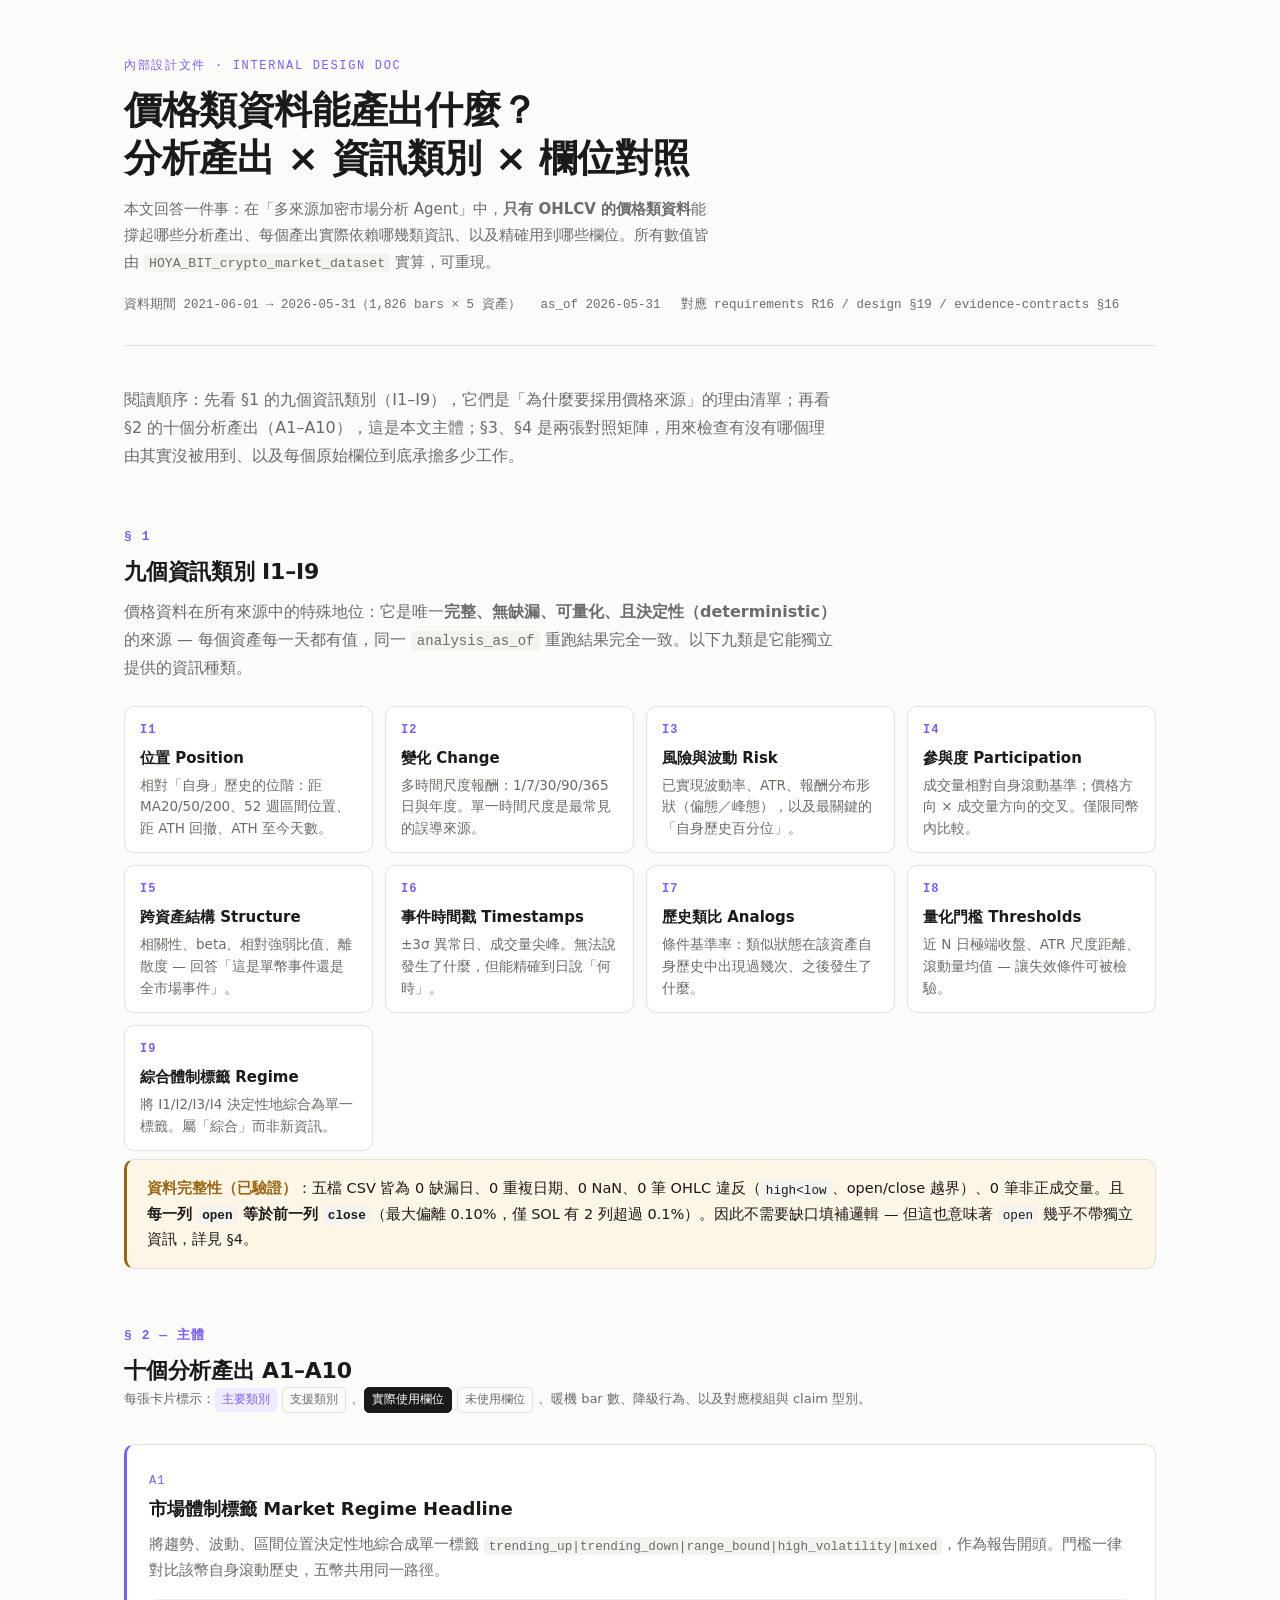
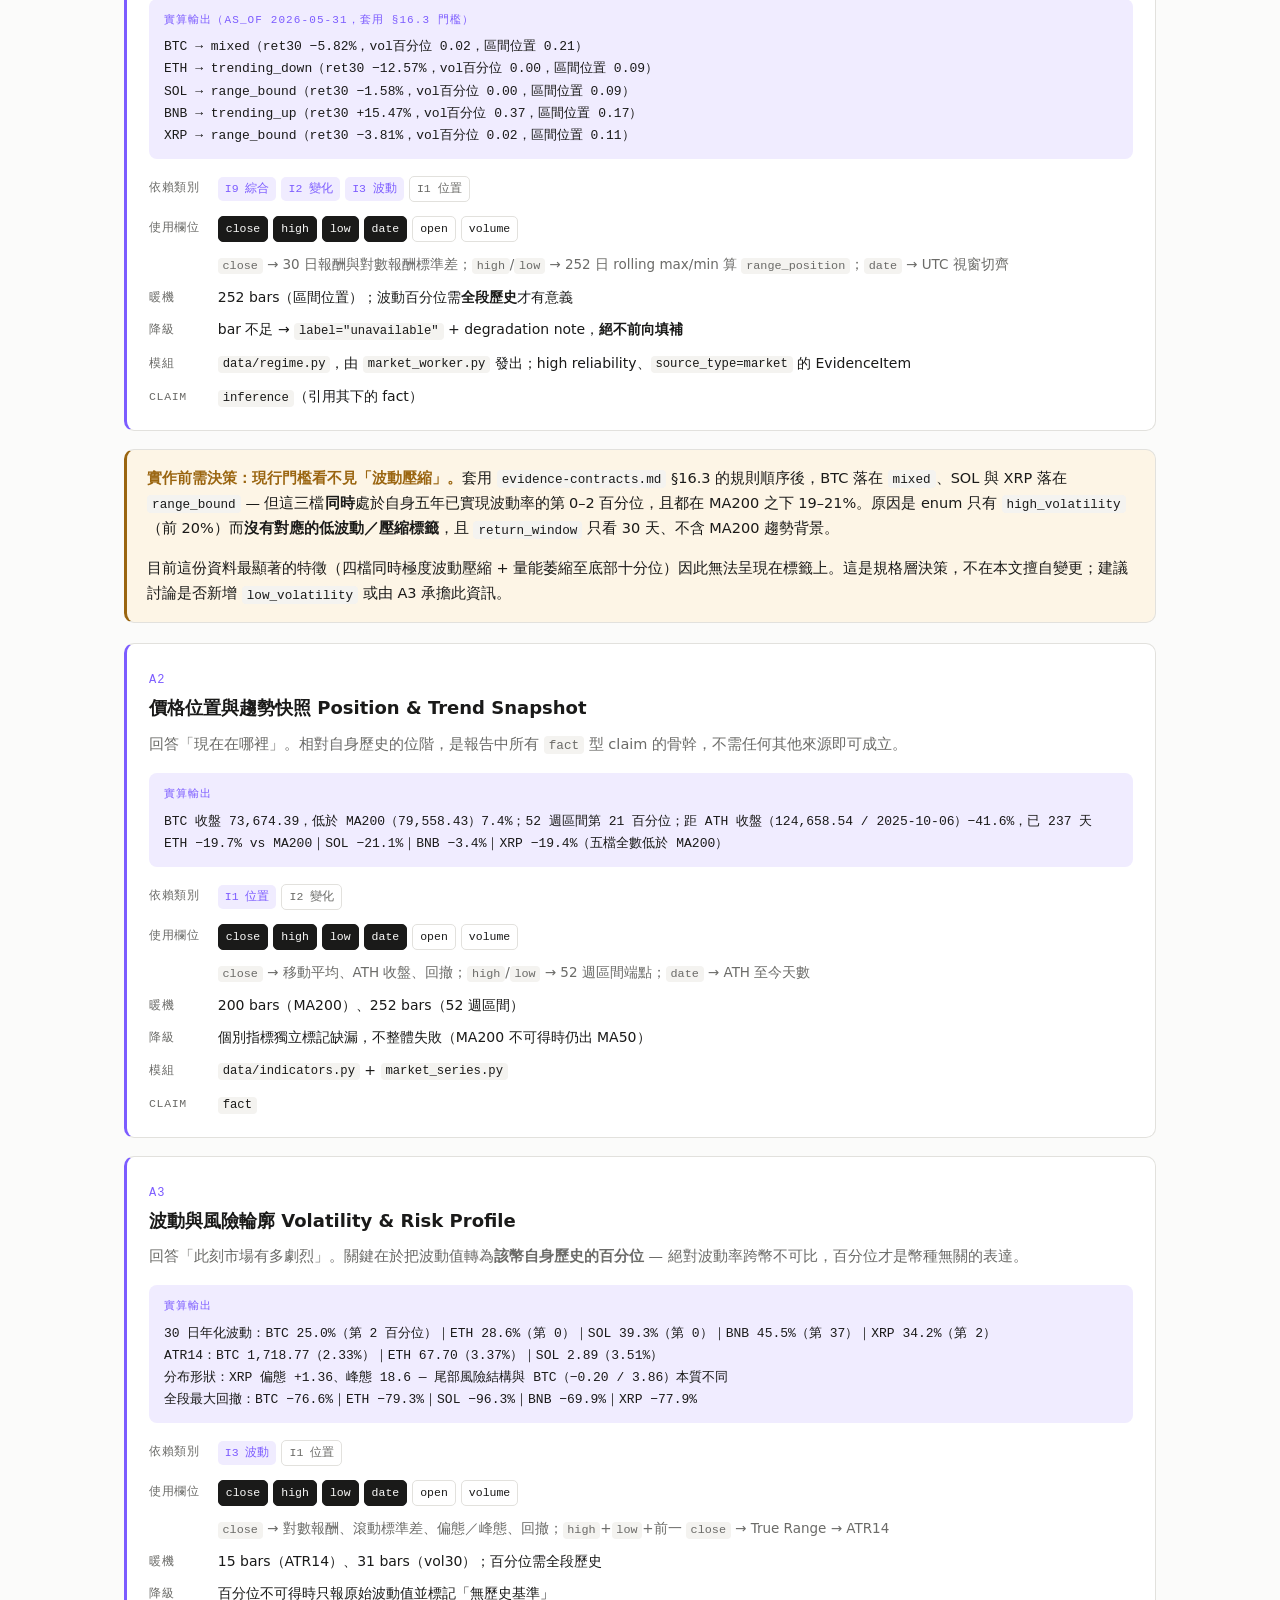
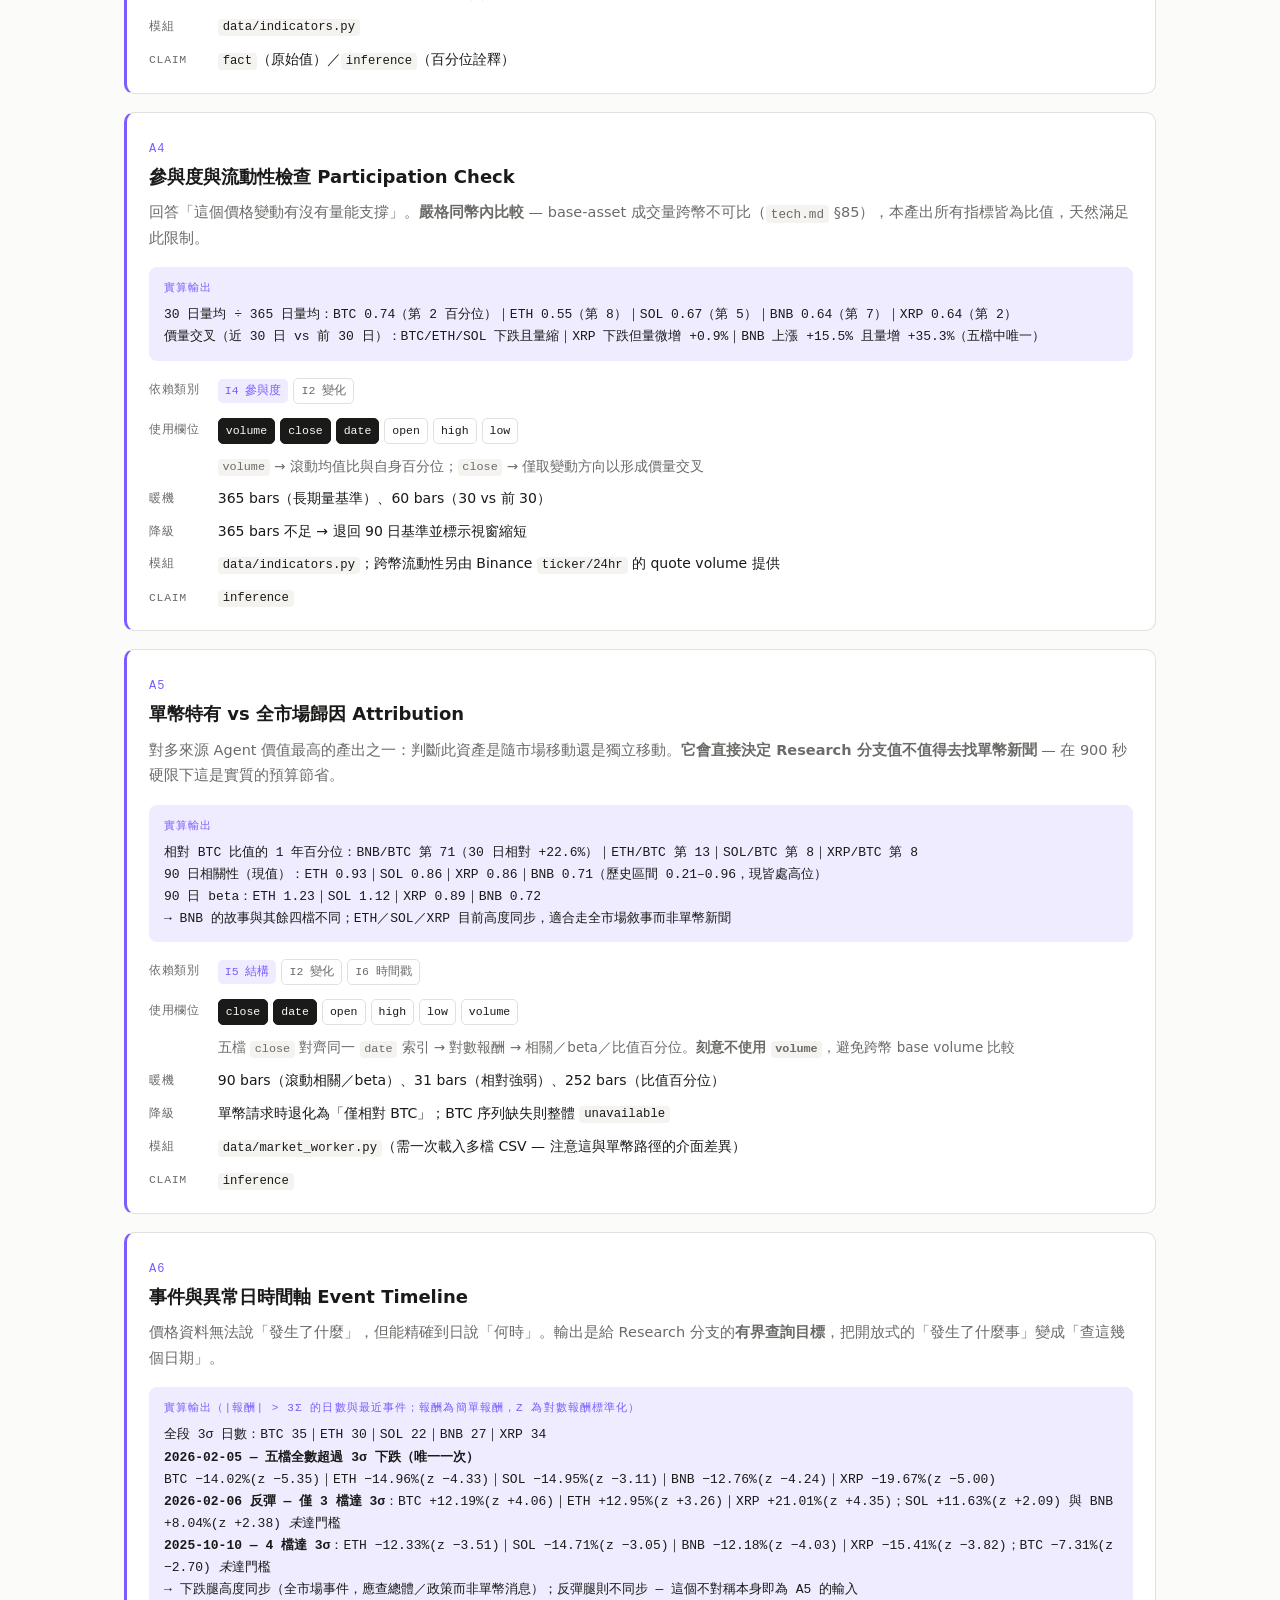
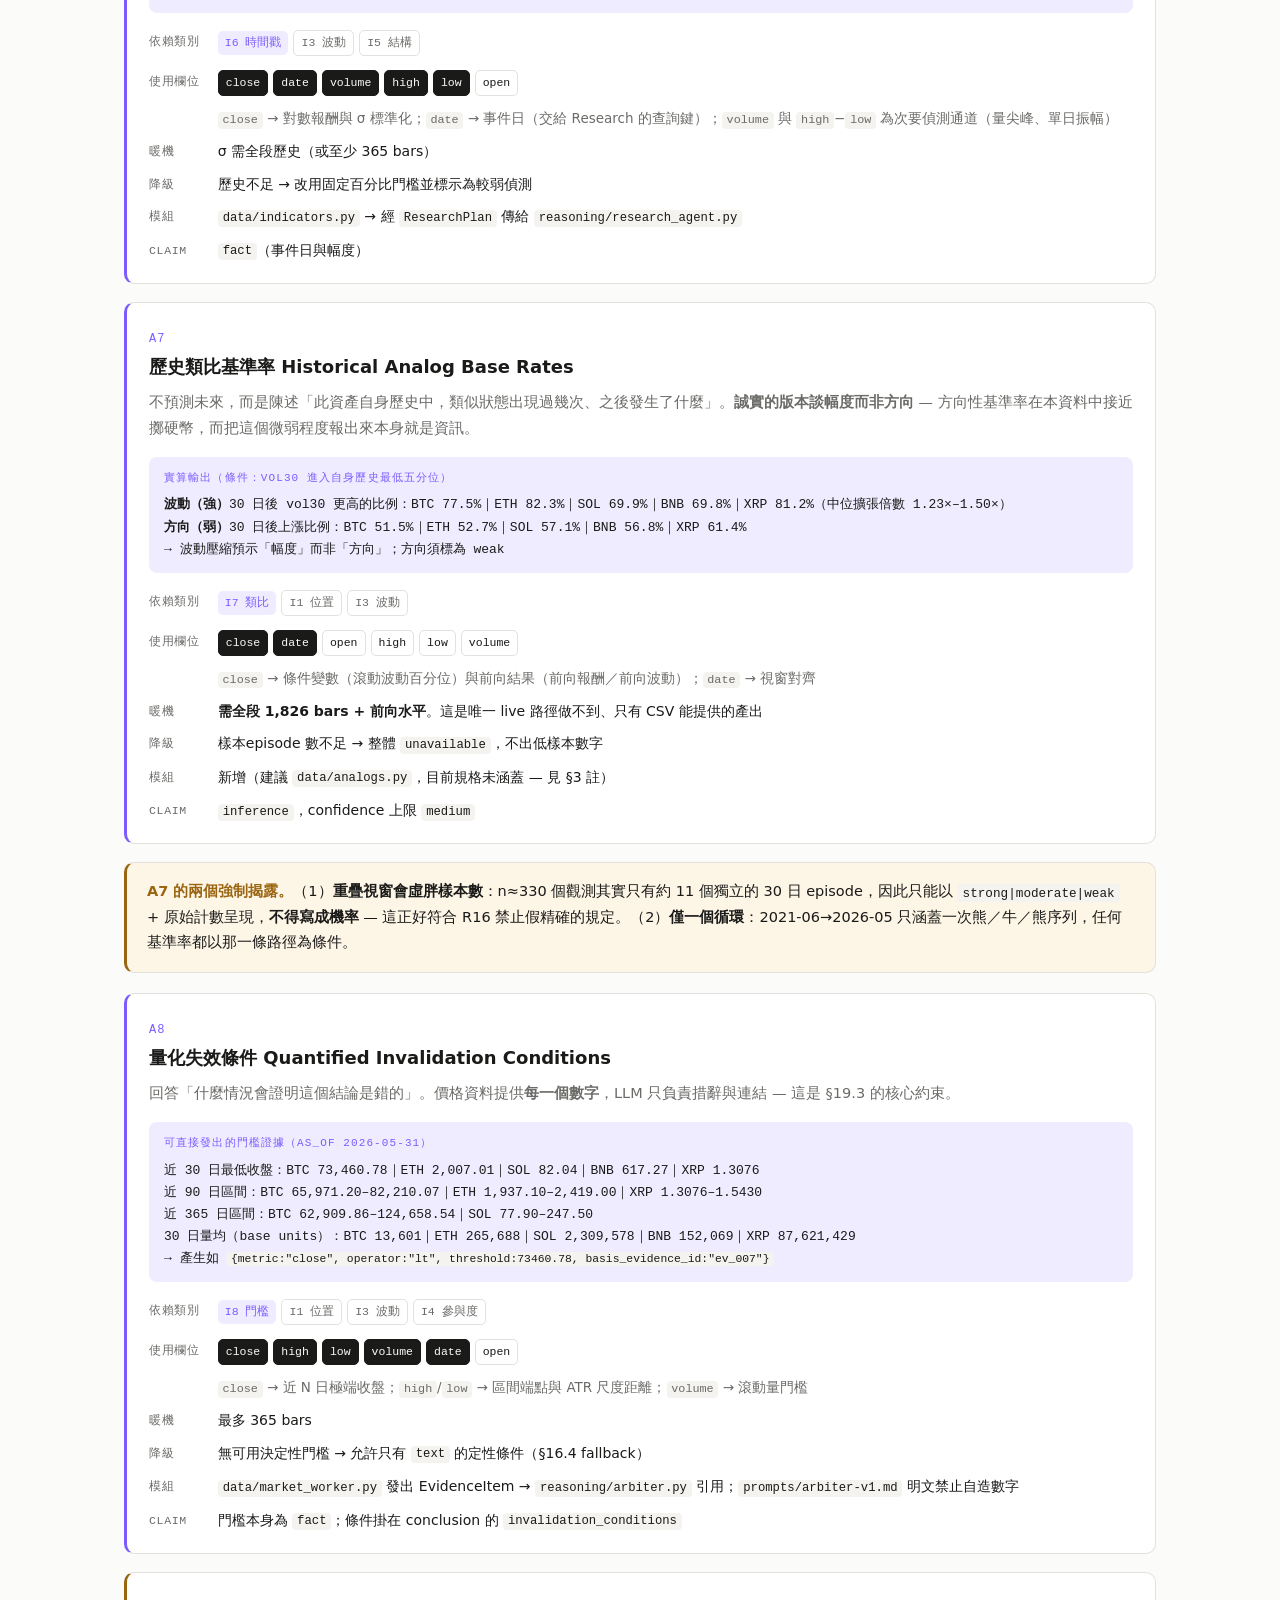
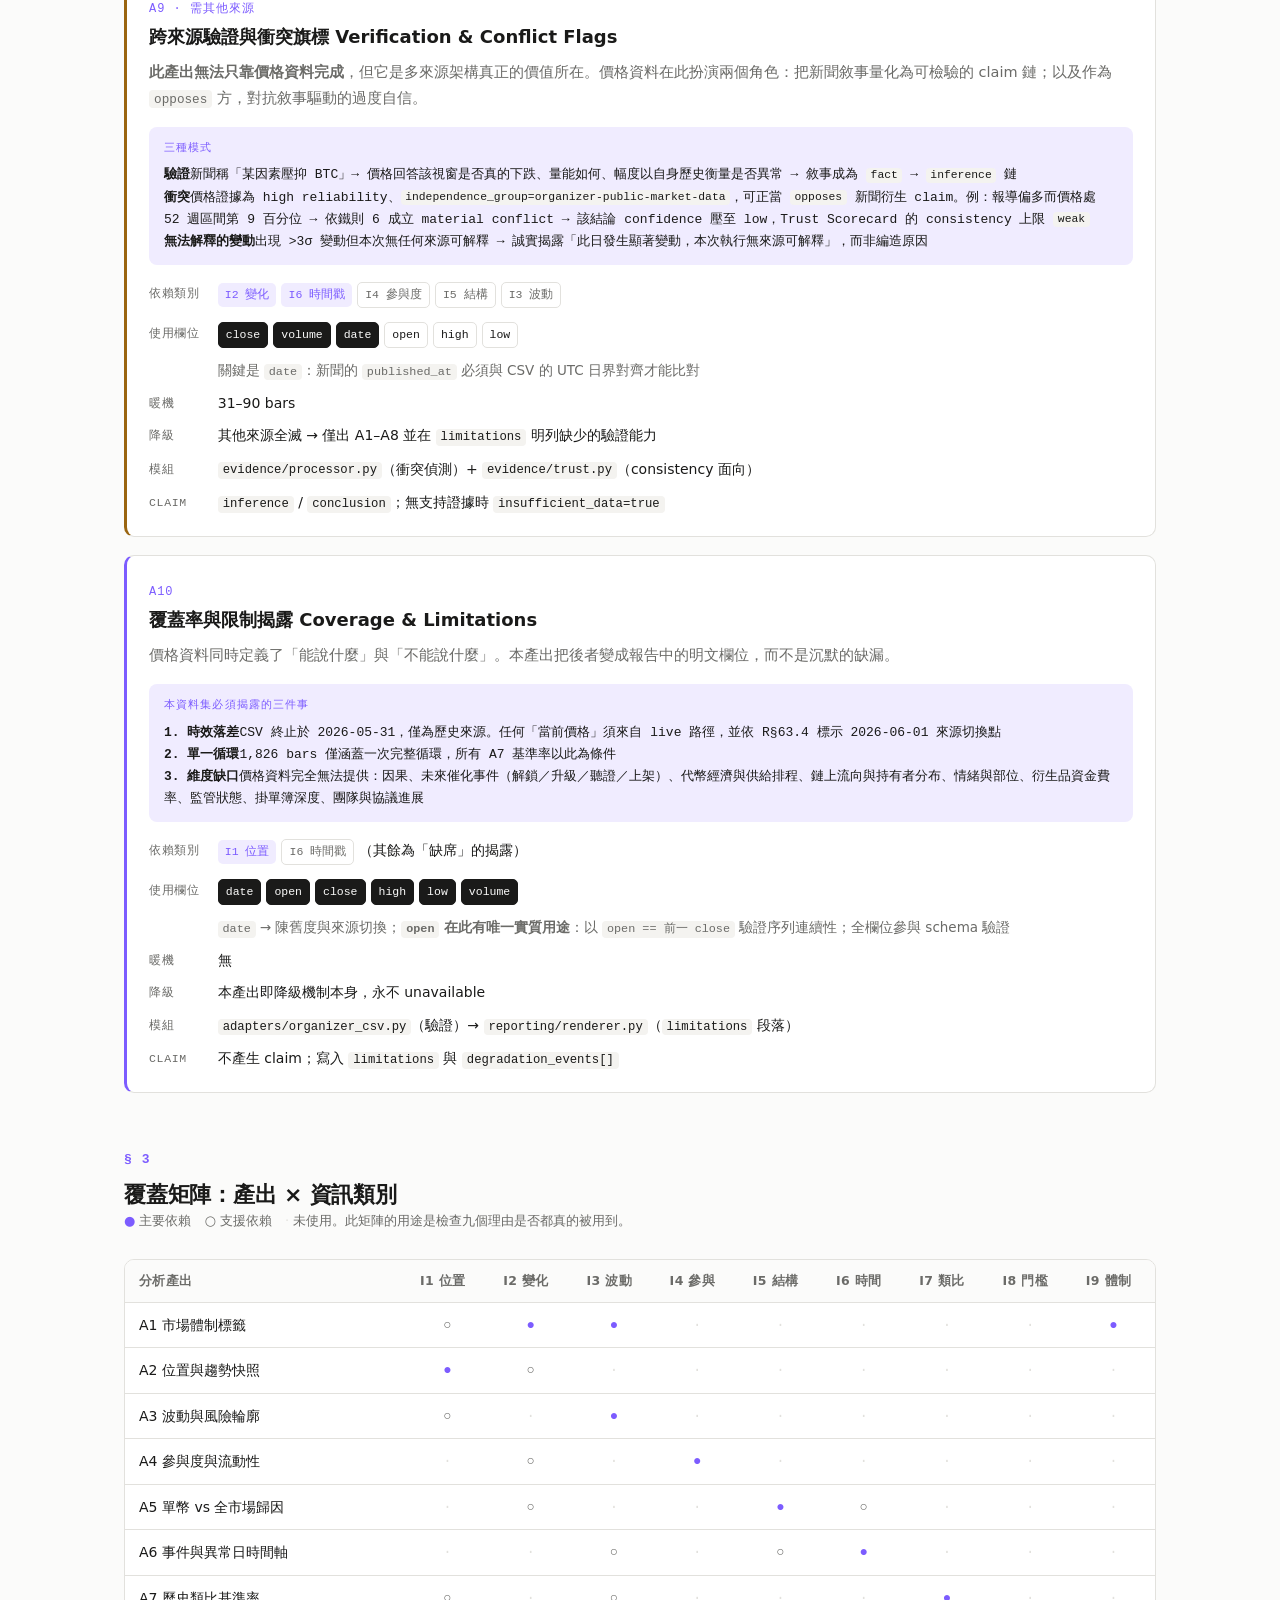
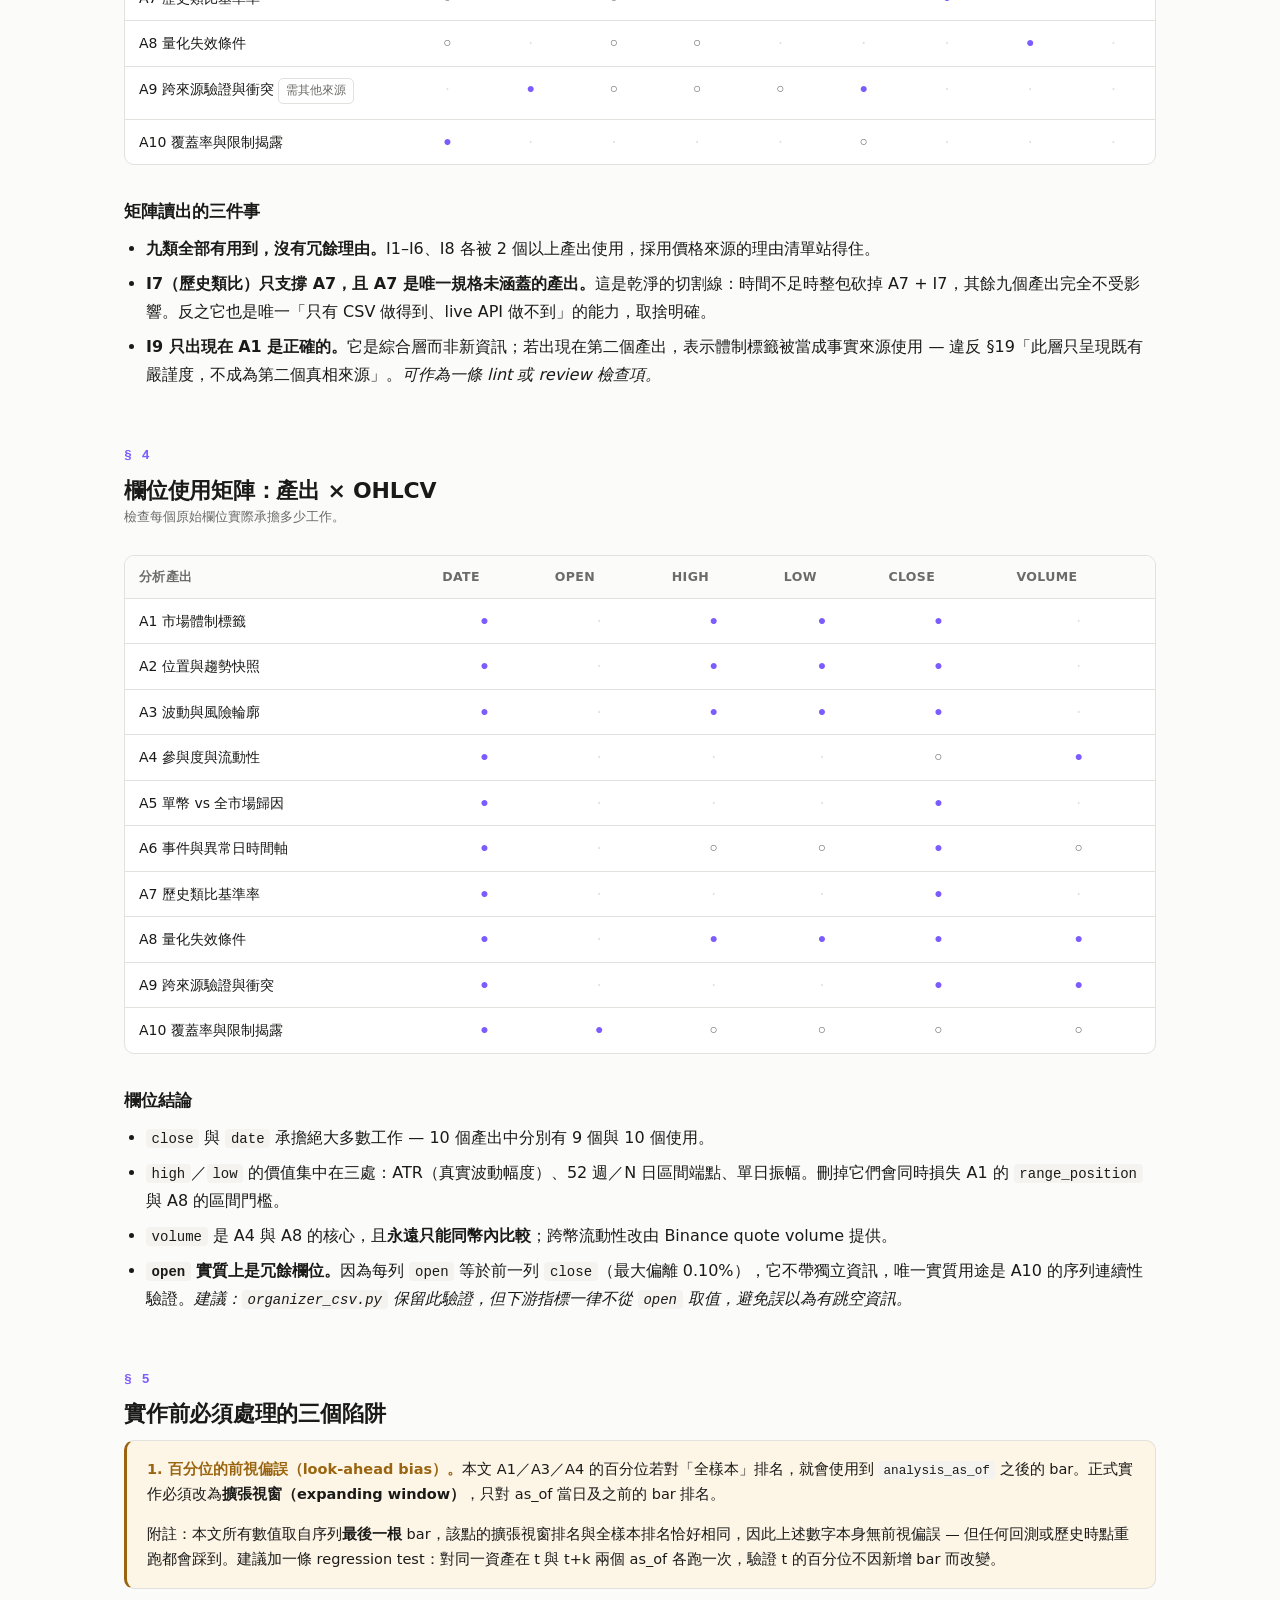
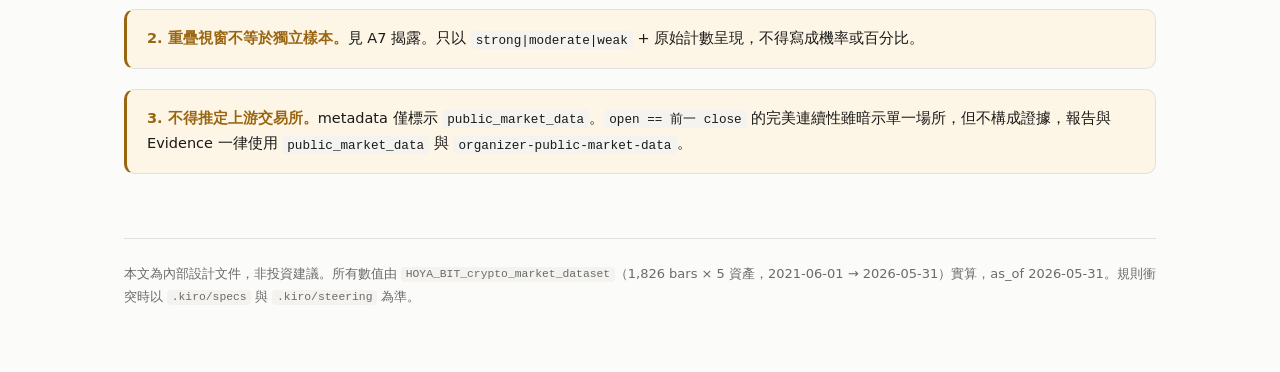
<file: docs/price-data-analysis-outputs.html>
<!doctype html>
<html lang="zh-Hant">
<head>
<meta charset="utf-8">
<meta name="viewport" content="width=device-width, initial-scale=1">
<title>價格類資料的分析產出對照（內部設計文件）</title>
<style>
  :root{
    --bg:#fbfbfa; --fg:#1a1a19; --muted:#6b6b68; --line:#e2e1dd;
    --card:#ffffff; --accent:#7c5cff; --accent-soft:#f0ecff;
    --ok:#1f7a4d; --warn:#9a6510; --warn-soft:#fdf5e6; --code:#f4f3f0;
    --mono:ui-monospace,SFMono-Regular,"Cascadia Mono",Menlo,Consolas,monospace;
  }
  @media (prefers-color-scheme:dark){
    :root{
      --bg:#16161a; --fg:#e8e8e6; --muted:#9c9c98; --line:#2e2e34;
      --card:#1e1e23; --accent:#a996ff; --accent-soft:#26213d;
      --ok:#5cc98f; --warn:#e0b062; --warn-soft:#2c2415; --code:#242429;
    }
  }
  :root[data-theme="dark"]{
      --bg:#16161a; --fg:#e8e8e6; --muted:#9c9c98; --line:#2e2e34;
      --card:#1e1e23; --accent:#a996ff; --accent-soft:#26213d;
      --ok:#5cc98f; --warn:#e0b062; --warn-soft:#2c2415; --code:#242429;
  }
  :root[data-theme="light"]{
    --bg:#fbfbfa; --fg:#1a1a19; --muted:#6b6b68; --line:#e2e1dd;
    --card:#ffffff; --accent:#7c5cff; --accent-soft:#f0ecff;
    --ok:#1f7a4d; --warn:#9a6510; --warn-soft:#fdf5e6; --code:#f4f3f0;
  }
  *{box-sizing:border-box}
  body{
    margin:0; background:var(--bg); color:var(--fg);
    font-family:"Noto Sans TC","PingFang TC","Microsoft JhengHei",system-ui,-apple-system,sans-serif;
    line-height:1.75; font-size:16px; overflow-x:hidden;
  }
  .wrap{max-width:1080px; margin:0 auto; padding:56px 24px 96px}
  header.top{border-bottom:1px solid var(--line); padding-bottom:28px; margin-bottom:40px}
  .kicker{font-family:var(--mono); font-size:12px; letter-spacing:.14em; text-transform:uppercase; color:var(--accent); margin:0 0 10px}
  h1{font-size:clamp(26px,4vw,38px); line-height:1.25; margin:0 0 14px; letter-spacing:-.01em}
  .sub{color:var(--muted); font-size:15px; margin:0; max-width:62ch}
  .meta{display:flex; flex-wrap:wrap; gap:8px 20px; margin-top:20px; font-family:var(--mono); font-size:12.5px; color:var(--muted)}
  h2{font-size:22px; margin:56px 0 6px; letter-spacing:-.01em; scroll-margin-top:20px}
  h2 .num{font-family:var(--mono); font-size:13px; color:var(--accent); display:block; margin-bottom:4px; letter-spacing:.08em}
  h3{font-size:17px; margin:32px 0 8px}
  p{margin:0 0 14px}
  .lede{color:var(--muted); margin:0 0 24px; max-width:70ch}
  code,.m{font-family:var(--mono); font-size:.875em; background:var(--code); padding:.12em .4em; border-radius:4px}
  a{color:var(--accent)}
  .scroll{overflow-x:auto; -webkit-overflow-scrolling:touch; margin:0 0 20px; border:1px solid var(--line); border-radius:10px; background:var(--card)}
  table{border-collapse:collapse; width:100%; font-size:14px; min-width:520px}
  th,td{text-align:left; padding:10px 14px; border-bottom:1px solid var(--line); vertical-align:top}
  th{font-weight:600; font-size:12.5px; letter-spacing:.03em; color:var(--muted); text-transform:uppercase; white-space:nowrap; background:var(--bg)}
  tbody tr:last-child td{border-bottom:none}
  td.n{font-family:var(--mono); white-space:nowrap; font-size:13px}
  .cls{display:grid; grid-template-columns:repeat(auto-fill,minmax(232px,1fr)); gap:12px; margin:0 0 8px}
  .cls div{border:1px solid var(--line); border-radius:10px; padding:13px 15px; background:var(--card)}
  .cls b{display:block; font-family:var(--mono); font-size:12px; color:var(--accent); letter-spacing:.08em; margin-bottom:3px}
  .cls span{font-size:13.5px; color:var(--muted); display:block; margin-top:3px; line-height:1.6}
  .cls em{font-style:normal; font-weight:600; font-size:15px}
  .card{border:1px solid var(--line); border-left:3px solid var(--accent); border-radius:10px; background:var(--card); padding:20px 22px; margin:0 0 18px}
  .card > h3{margin:0 0 4px; font-size:18px}
  .card .id{font-family:var(--mono); font-size:12px; color:var(--accent); letter-spacing:.08em}
  .card .what{color:var(--muted); font-size:14.5px; margin:8px 0 16px}
  .ex{background:var(--accent-soft); border-radius:8px; padding:12px 15px; margin:0 0 16px; font-size:14px}
  .ex .lbl{font-family:var(--mono); font-size:11px; letter-spacing:.1em; text-transform:uppercase; color:var(--accent); display:block; margin-bottom:6px}
  .ex .q{font-family:var(--mono); font-size:13px; line-height:1.7}
  dl.spec{display:grid; grid-template-columns:max-content 1fr; gap:8px 18px; margin:0; font-size:14px}
  dl.spec dt{font-family:var(--mono); font-size:11.5px; letter-spacing:.06em; text-transform:uppercase; color:var(--muted); padding-top:3px}
  dl.spec dd{margin:0}
  @media (max-width:620px){ dl.spec{grid-template-columns:1fr; gap:2px 0} dl.spec dt{margin-top:10px} }
  .tag{display:inline-block; font-family:var(--mono); font-size:11.5px; padding:2px 7px; border-radius:5px; background:var(--accent-soft); color:var(--accent); margin:0 5px 5px 0; white-space:nowrap}
  .tag.s{background:transparent; color:var(--muted); border:1px solid var(--line)}
  .f{display:inline-block; font-family:var(--mono); font-size:11.5px; padding:2px 7px; border-radius:5px; margin:0 5px 5px 0; border:1px solid var(--line); white-space:nowrap}
  .f.on{background:var(--fg); color:var(--bg); border-color:var(--fg)}
  .note{border:1px solid var(--line); border-left:3px solid var(--warn); background:var(--warn-soft); border-radius:10px; padding:16px 20px; margin:0 0 20px; font-size:14.5px}
  .note b{color:var(--warn)}
  .note p:last-child{margin-bottom:0}
  .ext{border-left-color:var(--warn)}
  .pri{color:var(--accent); font-weight:700}
  .sup{color:var(--muted)}
  .dash{color:var(--line)}
  td.c{text-align:center; font-family:var(--mono)}
  .legend{font-size:13px; color:var(--muted); margin:-10px 0 26px}
  ul{margin:0 0 16px; padding-left:22px}
  li{margin-bottom:7px}
  footer{margin-top:64px; padding-top:24px; border-top:1px solid var(--line); font-size:13px; color:var(--muted)}
</style>
</head>
<body>
<div class="wrap">

<header class="top">
  <p class="kicker">內部設計文件 · Internal Design Doc</p>
  <h1>價格類資料能產出什麼？<br>分析產出 × 資訊類別 × 欄位對照</h1>
  <p class="sub">本文回答一件事：在「多來源加密市場分析 Agent」中，<strong>只有 OHLCV 的價格類資料</strong>能撐起哪些分析產出、每個產出實際依賴哪幾類資訊、以及精確用到哪些欄位。所有數值皆由 <code>HOYA_BIT_crypto_market_dataset</code> 實算，可重現。</p>
  <div class="meta">
    <span>資料期間 2021-06-01 → 2026-05-31（1,826 bars × 5 資產）</span>
    <span>as_of 2026-05-31</span>
    <span>對應 requirements R16 / design §19 / evidence-contracts §16</span>
  </div>
</header>

<p class="lede">閱讀順序：先看 §1 的九個資訊類別（I1–I9），它們是「為什麼要採用價格來源」的理由清單；再看 §2 的十個分析產出（A1–A10），這是本文主體；§3、§4 是兩張對照矩陣，用來檢查有沒有哪個理由其實沒被用到、以及每個原始欄位到底承擔多少工作。</p>

<!-- ============ 1 ============ -->
<h2><span class="num">§ 1</span>九個資訊類別 I1–I9</h2>
<p class="lede">價格資料在所有來源中的特殊地位：它是唯一<strong>完整、無缺漏、可量化、且決定性（deterministic）</strong>的來源 — 每個資產每一天都有值，同一 <code>analysis_as_of</code> 重跑結果完全一致。以下九類是它能獨立提供的資訊種類。</p>

<div class="cls">
  <div><b>I1</b><em>位置 Position</em><span>相對「自身」歷史的位階：距 MA20/50/200、52 週區間位置、距 ATH 回撤、ATH 至今天數。</span></div>
  <div><b>I2</b><em>變化 Change</em><span>多時間尺度報酬：1/7/30/90/365 日與年度。單一時間尺度是最常見的誤導來源。</span></div>
  <div><b>I3</b><em>風險與波動 Risk</em><span>已實現波動率、ATR、報酬分布形狀（偏態／峰態），以及最關鍵的「自身歷史百分位」。</span></div>
  <div><b>I4</b><em>參與度 Participation</em><span>成交量相對自身滾動基準；價格方向 × 成交量方向的交叉。僅限同幣內比較。</span></div>
  <div><b>I5</b><em>跨資產結構 Structure</em><span>相關性、beta、相對強弱比值、離散度 — 回答「這是單幣事件還是全市場事件」。</span></div>
  <div><b>I6</b><em>事件時間戳 Timestamps</em><span>±3σ 異常日、成交量尖峰。無法說發生了什麼，但能精確到日說「何時」。</span></div>
  <div><b>I7</b><em>歷史類比 Analogs</em><span>條件基準率：類似狀態在該資產自身歷史中出現過幾次、之後發生了什麼。</span></div>
  <div><b>I8</b><em>量化門檻 Thresholds</em><span>近 N 日極端收盤、ATR 尺度距離、滾動量均值 — 讓失效條件可被檢驗。</span></div>
  <div><b>I9</b><em>綜合體制標籤 Regime</em><span>將 I1/I2/I3/I4 決定性地綜合為單一標籤。屬「綜合」而非新資訊。</span></div>
</div>

<div class="note">
  <p><b>資料完整性（已驗證）</b>：五檔 CSV 皆為 0 缺漏日、0 重複日期、0 NaN、0 筆 OHLC 違反（<code>high&lt;low</code>、open/close 越界）、0 筆非正成交量。且 <strong>每一列 <code>open</code> 等於前一列 <code>close</code></strong>（最大偏離 0.10%，僅 SOL 有 2 列超過 0.1%）。因此不需要缺口填補邏輯 — 但這也意味著 <code>open</code> 幾乎不帶獨立資訊，詳見 §4。</p>
</div>

<!-- ============ 2 ============ -->
<h2><span class="num">§ 2 — 主體</span>十個分析產出 A1–A10</h2>
<p class="legend">每張卡片標示：<span class="tag">主要類別</span><span class="tag s">支援類別</span>、<span class="f on">實際使用欄位</span><span class="f">未使用欄位</span>、暖機 bar 數、降級行為、以及對應模組與 claim 型別。</p>

<!-- A1 -->
<div class="card">
  <span class="id">A1</span>
  <h3>市場體制標籤 Market Regime Headline</h3>
  <p class="what">將趨勢、波動、區間位置決定性地綜合成單一標籤 <code>trending_up|trending_down|range_bound|high_volatility|mixed</code>，作為報告開頭。門檻一律對比該幣自身滾動歷史，五幣共用同一路徑。</p>
  <div class="ex"><span class="lbl">實算輸出（as_of 2026-05-31，套用 §16.3 門檻）</span>
  <div class="q">BTC → mixed（ret30 −5.82%，vol百分位 0.02，區間位置 0.21）<br>
  ETH → trending_down（ret30 −12.57%，vol百分位 0.00，區間位置 0.09）<br>
  SOL → range_bound（ret30 −1.58%，vol百分位 0.00，區間位置 0.09）<br>
  BNB → trending_up（ret30 +15.47%，vol百分位 0.37，區間位置 0.17）<br>
  XRP → range_bound（ret30 −3.81%，vol百分位 0.02，區間位置 0.11）</div></div>
  <dl class="spec">
    <dt>依賴類別</dt><dd><span class="tag">I9 綜合</span><span class="tag">I2 變化</span><span class="tag">I3 波動</span><span class="tag s">I1 位置</span></dd>
    <dt>使用欄位</dt><dd><span class="f on">close</span><span class="f on">high</span><span class="f on">low</span><span class="f on">date</span><span class="f">open</span><span class="f">volume</span>
      <div style="font-size:13.5px;color:var(--muted);margin-top:6px"><code>close</code> → 30 日報酬與對數報酬標準差；<code>high</code>/<code>low</code> → 252 日 rolling max/min 算 <code>range_position</code>；<code>date</code> → UTC 視窗切齊</div></dd>
    <dt>暖機</dt><dd>252 bars（區間位置）；波動百分位需<strong>全段歷史</strong>才有意義</dd>
    <dt>降級</dt><dd>bar 不足 → <code>label="unavailable"</code> + degradation note，<strong>絕不前向填補</strong></dd>
    <dt>模組</dt><dd><code>data/regime.py</code>，由 <code>market_worker.py</code> 發出；high reliability、<code>source_type=market</code> 的 EvidenceItem</dd>
    <dt>claim</dt><dd><code>inference</code>（引用其下的 fact）</dd>
  </dl>
</div>

<div class="note">
  <p><b>實作前需決策：現行門檻看不見「波動壓縮」。</b>套用 <code>evidence-contracts.md</code> §16.3 的規則順序後，BTC 落在 <code>mixed</code>、SOL 與 XRP 落在 <code>range_bound</code> — 但這三檔<strong>同時</strong>處於自身五年已實現波動率的第 0–2 百分位，且都在 MA200 之下 19–21%。原因是 enum 只有 <code>high_volatility</code>（前 20%）而<strong>沒有對應的低波動／壓縮標籤</strong>，且 <code>return_window</code> 只看 30 天、不含 MA200 趨勢背景。</p>
  <p>目前這份資料最顯著的特徵（四檔同時極度波動壓縮 + 量能萎縮至底部十分位）因此無法呈現在標籤上。這是規格層決策，不在本文擅自變更；建議討論是否新增 <code>low_volatility</code> 或由 A3 承擔此資訊。</p>
</div>

<!-- A2 -->
<div class="card">
  <span class="id">A2</span>
  <h3>價格位置與趨勢快照 Position &amp; Trend Snapshot</h3>
  <p class="what">回答「現在在哪裡」。相對自身歷史的位階，是報告中所有 <code>fact</code> 型 claim 的骨幹，不需任何其他來源即可成立。</p>
  <div class="ex"><span class="lbl">實算輸出</span>
  <div class="q">BTC 收盤 73,674.39，低於 MA200（79,558.43）7.4%；52 週區間第 21 百分位；距 ATH 收盤（124,658.54 / 2025-10-06）−41.6%，已 237 天<br>
  ETH −19.7% vs MA200｜SOL −21.1%｜BNB −3.4%｜XRP −19.4%（五檔全數低於 MA200）</div></div>
  <dl class="spec">
    <dt>依賴類別</dt><dd><span class="tag">I1 位置</span><span class="tag s">I2 變化</span></dd>
    <dt>使用欄位</dt><dd><span class="f on">close</span><span class="f on">high</span><span class="f on">low</span><span class="f on">date</span><span class="f">open</span><span class="f">volume</span>
      <div style="font-size:13.5px;color:var(--muted);margin-top:6px"><code>close</code> → 移動平均、ATH 收盤、回撤；<code>high</code>/<code>low</code> → 52 週區間端點；<code>date</code> → ATH 至今天數</div></dd>
    <dt>暖機</dt><dd>200 bars（MA200）、252 bars（52 週區間）</dd>
    <dt>降級</dt><dd>個別指標獨立標記缺漏，不整體失敗（MA200 不可得時仍出 MA50）</dd>
    <dt>模組</dt><dd><code>data/indicators.py</code> + <code>market_series.py</code></dd>
    <dt>claim</dt><dd><code>fact</code></dd>
  </dl>
</div>

<!-- A3 -->
<div class="card">
  <span class="id">A3</span>
  <h3>波動與風險輪廓 Volatility &amp; Risk Profile</h3>
  <p class="what">回答「此刻市場有多劇烈」。關鍵在於把波動值轉為<strong>該幣自身歷史的百分位</strong> — 絕對波動率跨幣不可比，百分位才是幣種無關的表達。</p>
  <div class="ex"><span class="lbl">實算輸出</span>
  <div class="q">30 日年化波動：BTC 25.0%（第 2 百分位）｜ETH 28.6%（第 0）｜SOL 39.3%（第 0）｜BNB 45.5%（第 37）｜XRP 34.2%（第 2）<br>
  ATR14：BTC 1,718.77（2.33%）｜ETH 67.70（3.37%）｜SOL 2.89（3.51%）<br>
  分布形狀：XRP 偏態 +1.36、峰態 18.6 — 尾部風險結構與 BTC（−0.20 / 3.86）本質不同<br>
  全段最大回撤：BTC −76.6%｜ETH −79.3%｜SOL −96.3%｜BNB −69.9%｜XRP −77.9%</div></div>
  <dl class="spec">
    <dt>依賴類別</dt><dd><span class="tag">I3 波動</span><span class="tag s">I1 位置</span></dd>
    <dt>使用欄位</dt><dd><span class="f on">close</span><span class="f on">high</span><span class="f on">low</span><span class="f on">date</span><span class="f">open</span><span class="f">volume</span>
      <div style="font-size:13.5px;color:var(--muted);margin-top:6px"><code>close</code> → 對數報酬、滾動標準差、偏態／峰態、回撤；<code>high</code>+<code>low</code>+前一 <code>close</code> → True Range → ATR14</div></dd>
    <dt>暖機</dt><dd>15 bars（ATR14）、31 bars（vol30）；百分位需全段歷史</dd>
    <dt>降級</dt><dd>百分位不可得時只報原始波動值並標記「無歷史基準」</dd>
    <dt>模組</dt><dd><code>data/indicators.py</code></dd>
    <dt>claim</dt><dd><code>fact</code>（原始值）／<code>inference</code>（百分位詮釋）</dd>
  </dl>
</div>

<!-- A4 -->
<div class="card">
  <span class="id">A4</span>
  <h3>參與度與流動性檢查 Participation Check</h3>
  <p class="what">回答「這個價格變動有沒有量能支撐」。<strong>嚴格同幣內比較</strong> — base-asset 成交量跨幣不可比（<code>tech.md</code> §85），本產出所有指標皆為比值，天然滿足此限制。</p>
  <div class="ex"><span class="lbl">實算輸出</span>
  <div class="q">30 日量均 ÷ 365 日量均：BTC 0.74（第 2 百分位）｜ETH 0.55（第 8）｜SOL 0.67（第 5）｜BNB 0.64（第 7）｜XRP 0.64（第 2）<br>
  價量交叉（近 30 日 vs 前 30 日）：BTC/ETH/SOL 下跌且量縮｜XRP 下跌但量微增 +0.9%｜BNB 上漲 +15.5% 且量增 +35.3%（五檔中唯一）</div></div>
  <dl class="spec">
    <dt>依賴類別</dt><dd><span class="tag">I4 參與度</span><span class="tag s">I2 變化</span></dd>
    <dt>使用欄位</dt><dd><span class="f on">volume</span><span class="f on">close</span><span class="f on">date</span><span class="f">open</span><span class="f">high</span><span class="f">low</span>
      <div style="font-size:13.5px;color:var(--muted);margin-top:6px"><code>volume</code> → 滾動均值比與自身百分位；<code>close</code> → 僅取變動方向以形成價量交叉</div></dd>
    <dt>暖機</dt><dd>365 bars（長期量基準）、60 bars（30 vs 前 30）</dd>
    <dt>降級</dt><dd>365 bars 不足 → 退回 90 日基準並標示視窗縮短</dd>
    <dt>模組</dt><dd><code>data/indicators.py</code>；跨幣流動性另由 Binance <code>ticker/24hr</code> 的 quote volume 提供</dd>
    <dt>claim</dt><dd><code>inference</code></dd>
  </dl>
</div>

<!-- A5 -->
<div class="card">
  <span class="id">A5</span>
  <h3>單幣特有 vs 全市場歸因 Attribution</h3>
  <p class="what">對多來源 Agent 價值最高的產出之一：判斷此資產是隨市場移動還是獨立移動。<strong>它會直接決定 Research 分支值不值得去找單幣新聞</strong> — 在 900 秒硬限下這是實質的預算節省。</p>
  <div class="ex"><span class="lbl">實算輸出</span>
  <div class="q">相對 BTC 比值的 1 年百分位：BNB/BTC 第 71（30 日相對 +22.6%）｜ETH/BTC 第 13｜SOL/BTC 第 8｜XRP/BTC 第 8<br>
  90 日相關性（現值）：ETH 0.93｜SOL 0.86｜XRP 0.86｜BNB 0.71（歷史區間 0.21–0.96，現皆處高位）<br>
  90 日 beta：ETH 1.23｜SOL 1.12｜XRP 0.89｜BNB 0.72<br>
  → BNB 的故事與其餘四檔不同；ETH／SOL／XRP 目前高度同步，適合走全市場敘事而非單幣新聞</div></div>
  <dl class="spec">
    <dt>依賴類別</dt><dd><span class="tag">I5 結構</span><span class="tag s">I2 變化</span><span class="tag s">I6 時間戳</span></dd>
    <dt>使用欄位</dt><dd><span class="f on">close</span><span class="f on">date</span><span class="f">open</span><span class="f">high</span><span class="f">low</span><span class="f">volume</span>
      <div style="font-size:13.5px;color:var(--muted);margin-top:6px">五檔 <code>close</code> 對齊同一 <code>date</code> 索引 → 對數報酬 → 相關／beta／比值百分位。<strong>刻意不使用 <code>volume</code></strong>，避免跨幣 base volume 比較</div></dd>
    <dt>暖機</dt><dd>90 bars（滾動相關／beta）、31 bars（相對強弱）、252 bars（比值百分位）</dd>
    <dt>降級</dt><dd>單幣請求時退化為「僅相對 BTC」；BTC 序列缺失則整體 <code>unavailable</code></dd>
    <dt>模組</dt><dd><code>data/market_worker.py</code>（需一次載入多檔 CSV — 注意這與單幣路徑的介面差異）</dd>
    <dt>claim</dt><dd><code>inference</code></dd>
  </dl>
</div>

<!-- A6 -->
<div class="card">
  <span class="id">A6</span>
  <h3>事件與異常日時間軸 Event Timeline</h3>
  <p class="what">價格資料無法說「發生了什麼」，但能精確到日說「何時」。輸出是給 Research 分支的<strong>有界查詢目標</strong>，把開放式的「發生了什麼事」變成「查這幾個日期」。</p>
  <div class="ex"><span class="lbl">實算輸出（|報酬| &gt; 3σ 的日數與最近事件；報酬為簡單報酬，z 為對數報酬標準化）</span>
  <div class="q">全段 3σ 日數：BTC 35｜ETH 30｜SOL 22｜BNB 27｜XRP 34<br>
  <strong>2026-02-05 — 五檔全數超過 3σ 下跌（唯一一次）</strong><br>
  BTC −14.02%(z −5.35)｜ETH −14.96%(z −4.33)｜SOL −14.95%(z −3.11)｜BNB −12.76%(z −4.24)｜XRP −19.67%(z −5.00)<br>
  <strong>2026-02-06 反彈 — 僅 3 檔達 3σ</strong>：BTC +12.19%(z +4.06)｜ETH +12.95%(z +3.26)｜XRP +21.01%(z +4.35)；SOL +11.63%(z +2.09) 與 BNB +8.04%(z +2.38) <em>未</em>達門檻<br>
  <strong>2025-10-10 — 4 檔達 3σ</strong>：ETH −12.33%(z −3.51)｜SOL −14.71%(z −3.05)｜BNB −12.18%(z −4.03)｜XRP −15.41%(z −3.82)；BTC −7.31%(z −2.70) <em>未</em>達門檻<br>
  → 下跌腿高度同步（全市場事件，應查總體／政策而非單幣消息）；反彈腿則不同步 — 這個不對稱本身即為 A5 的輸入</div></div>
  <dl class="spec">
    <dt>依賴類別</dt><dd><span class="tag">I6 時間戳</span><span class="tag s">I3 波動</span><span class="tag s">I5 結構</span></dd>
    <dt>使用欄位</dt><dd><span class="f on">close</span><span class="f on">date</span><span class="f on">volume</span><span class="f on">high</span><span class="f on">low</span><span class="f">open</span>
      <div style="font-size:13.5px;color:var(--muted);margin-top:6px"><code>close</code> → 對數報酬與 σ 標準化；<code>date</code> → 事件日（交給 Research 的查詢鍵）；<code>volume</code> 與 <code>high</code>−<code>low</code> 為次要偵測通道（量尖峰、單日振幅）</div></dd>
    <dt>暖機</dt><dd>σ 需全段歷史（或至少 365 bars）</dd>
    <dt>降級</dt><dd>歷史不足 → 改用固定百分比門檻並標示為較弱偵測</dd>
    <dt>模組</dt><dd><code>data/indicators.py</code> → 經 <code>ResearchPlan</code> 傳給 <code>reasoning/research_agent.py</code></dd>
    <dt>claim</dt><dd><code>fact</code>（事件日與幅度）</dd>
  </dl>
</div>

<!-- A7 -->
<div class="card">
  <span class="id">A7</span>
  <h3>歷史類比基準率 Historical Analog Base Rates</h3>
  <p class="what">不預測未來，而是陳述「此資產自身歷史中，類似狀態出現過幾次、之後發生了什麼」。<strong>誠實的版本談幅度而非方向</strong> — 方向性基準率在本資料中接近擲硬幣，而把這個微弱程度報出來本身就是資訊。</p>
  <div class="ex"><span class="lbl">實算輸出（條件：vol30 進入自身歷史最低五分位）</span>
  <div class="q"><strong>波動（強）</strong>30 日後 vol30 更高的比例：BTC 77.5%｜ETH 82.3%｜SOL 69.9%｜BNB 69.8%｜XRP 81.2%（中位擴張倍數 1.23×–1.50×）<br>
  <strong>方向（弱）</strong>30 日後上漲比例：BTC 51.5%｜ETH 52.7%｜SOL 57.1%｜BNB 56.8%｜XRP 61.4%<br>
  → 波動壓縮預示「幅度」而非「方向」；方向須標為 weak</div></div>
  <dl class="spec">
    <dt>依賴類別</dt><dd><span class="tag">I7 類比</span><span class="tag s">I1 位置</span><span class="tag s">I3 波動</span></dd>
    <dt>使用欄位</dt><dd><span class="f on">close</span><span class="f on">date</span><span class="f">open</span><span class="f">high</span><span class="f">low</span><span class="f">volume</span>
      <div style="font-size:13.5px;color:var(--muted);margin-top:6px"><code>close</code> → 條件變數（滾動波動百分位）與前向結果（前向報酬／前向波動）；<code>date</code> → 視窗對齊</div></dd>
    <dt>暖機</dt><dd><strong>需全段 1,826 bars + 前向水平</strong>。這是唯一 live 路徑做不到、只有 CSV 能提供的產出</dd>
    <dt>降級</dt><dd>樣本episode 數不足 → 整體 <code>unavailable</code>，不出低樣本數字</dd>
    <dt>模組</dt><dd>新增（建議 <code>data/analogs.py</code>，目前規格未涵蓋 — 見 §3 註）</dd>
    <dt>claim</dt><dd><code>inference</code>，confidence 上限 <code>medium</code></dd>
  </dl>
</div>

<div class="note">
  <p><b>A7 的兩個強制揭露。</b>（1）<strong>重疊視窗會虛胖樣本數</strong>：n≈330 個觀測其實只有約 11 個獨立的 30 日 episode，因此只能以 <code>strong|moderate|weak</code> + 原始計數呈現，<strong>不得寫成機率</strong> — 這正好符合 R16 禁止假精確的規定。（2）<strong>僅一個循環</strong>：2021-06→2026-05 只涵蓋一次熊／牛／熊序列，任何基準率都以那一條路徑為條件。</p>
</div>

<!-- A8 -->
<div class="card">
  <span class="id">A8</span>
  <h3>量化失效條件 Quantified Invalidation Conditions</h3>
  <p class="what">回答「什麼情況會證明這個結論是錯的」。價格資料提供<strong>每一個數字</strong>，LLM 只負責措辭與連結 — 這是 §19.3 的核心約束。</p>
  <div class="ex"><span class="lbl">可直接發出的門檻證據（as_of 2026-05-31）</span>
  <div class="q">近 30 日最低收盤：BTC 73,460.78｜ETH 2,007.01｜SOL 82.04｜BNB 617.27｜XRP 1.3076<br>
  近 90 日區間：BTC 65,971.20–82,210.07｜ETH 1,937.10–2,419.00｜XRP 1.3076–1.5430<br>
  近 365 日區間：BTC 62,909.86–124,658.54｜SOL 77.90–247.50<br>
  30 日量均（base units）：BTC 13,601｜ETH 265,688｜SOL 2,309,578｜BNB 152,069｜XRP 87,621,429<br>
  → 產生如 <code>{metric:"close", operator:"lt", threshold:73460.78, basis_evidence_id:"ev_007"}</code></div></div>
  <dl class="spec">
    <dt>依賴類別</dt><dd><span class="tag">I8 門檻</span><span class="tag s">I1 位置</span><span class="tag s">I3 波動</span><span class="tag s">I4 參與度</span></dd>
    <dt>使用欄位</dt><dd><span class="f on">close</span><span class="f on">high</span><span class="f on">low</span><span class="f on">volume</span><span class="f on">date</span><span class="f">open</span>
      <div style="font-size:13.5px;color:var(--muted);margin-top:6px"><code>close</code> → 近 N 日極端收盤；<code>high</code>/<code>low</code> → 區間端點與 ATR 尺度距離；<code>volume</code> → 滾動量門檻</div></dd>
    <dt>暖機</dt><dd>最多 365 bars</dd>
    <dt>降級</dt><dd>無可用決定性門檻 → 允許只有 <code>text</code> 的定性條件（§16.4 fallback）</dd>
    <dt>模組</dt><dd><code>data/market_worker.py</code> 發出 EvidenceItem → <code>reasoning/arbiter.py</code> 引用；<code>prompts/arbiter-v1.md</code> 明文禁止自造數字</dd>
    <dt>claim</dt><dd>門檻本身為 <code>fact</code>；條件掛在 conclusion 的 <code>invalidation_conditions</code></dd>
  </dl>
</div>

<!-- A9 -->
<div class="card ext">
  <span class="id">A9 · 需其他來源</span>
  <h3>跨來源驗證與衝突旗標 Verification &amp; Conflict Flags</h3>
  <p class="what"><strong>此產出無法只靠價格資料完成</strong>，但它是多來源架構真正的價值所在。價格資料在此扮演兩個角色：把新聞敘事量化為可檢驗的 claim 鏈；以及作為 <code>opposes</code> 方，對抗敘事驅動的過度自信。</p>
  <div class="ex"><span class="lbl">三種模式</span>
  <div class="q"><strong>驗證</strong>新聞稱「某因素壓抑 BTC」→ 價格回答該視窗是否真的下跌、量能如何、幅度以自身歷史衡量是否異常 → 敘事成為 <code>fact</code> → <code>inference</code> 鏈<br>
  <strong>衝突</strong>價格證據為 high reliability、<code>independence_group=organizer-public-market-data</code>，可正當 <code>opposes</code> 新聞衍生 claim。例：報導偏多而價格處 52 週區間第 9 百分位 → 依鐵則 6 成立 material conflict → 該結論 confidence 壓至 low，Trust Scorecard 的 consistency 上限 <code>weak</code><br>
  <strong>無法解釋的變動</strong>出現 &gt;3σ 變動但本次無任何來源可解釋 → 誠實揭露「此日發生顯著變動，本次執行無來源可解釋」，而非編造原因</div></div>
  <dl class="spec">
    <dt>依賴類別</dt><dd><span class="tag">I2 變化</span><span class="tag">I6 時間戳</span><span class="tag s">I4 參與度</span><span class="tag s">I5 結構</span><span class="tag s">I3 波動</span></dd>
    <dt>使用欄位</dt><dd><span class="f on">close</span><span class="f on">volume</span><span class="f on">date</span><span class="f">open</span><span class="f">high</span><span class="f">low</span>
      <div style="font-size:13.5px;color:var(--muted);margin-top:6px">關鍵是 <code>date</code>：新聞的 <code>published_at</code> 必須與 CSV 的 UTC 日界對齊才能比對</div></dd>
    <dt>暖機</dt><dd>31–90 bars</dd>
    <dt>降級</dt><dd>其他來源全滅 → 僅出 A1–A8 並在 <code>limitations</code> 明列缺少的驗證能力</dd>
    <dt>模組</dt><dd><code>evidence/processor.py</code>（衝突偵測）+ <code>evidence/trust.py</code>（consistency 面向）</dd>
    <dt>claim</dt><dd><code>inference</code> / <code>conclusion</code>；無支持證據時 <code>insufficient_data=true</code></dd>
  </dl>
</div>

<!-- A10 -->
<div class="card">
  <span class="id">A10</span>
  <h3>覆蓋率與限制揭露 Coverage &amp; Limitations</h3>
  <p class="what">價格資料同時定義了「能說什麼」與「不能說什麼」。本產出把後者變成報告中的明文欄位，而不是沉默的缺漏。</p>
  <div class="ex"><span class="lbl">本資料集必須揭露的三件事</span>
  <div class="q"><strong>1. 時效落差</strong>CSV 終止於 2026-05-31，僅為歷史來源。任何「當前價格」須來自 live 路徑，並依 R§63.4 標示 2026-06-01 來源切換點<br>
  <strong>2. 單一循環</strong>1,826 bars 僅涵蓋一次完整循環，所有 A7 基準率以此為條件<br>
  <strong>3. 維度缺口</strong>價格資料完全無法提供：因果、未來催化事件（解鎖／升級／聽證／上架）、代幣經濟與供給排程、鏈上流向與持有者分布、情緒與部位、衍生品資金費率、監管狀態、掛單簿深度、團隊與協議進展</div></div>
  <dl class="spec">
    <dt>依賴類別</dt><dd><span class="tag">I1 位置</span><span class="tag s">I6 時間戳</span>（其餘為「缺席」的揭露）</dd>
    <dt>使用欄位</dt><dd><span class="f on">date</span><span class="f on">open</span><span class="f on">close</span><span class="f on">high</span><span class="f on">low</span><span class="f on">volume</span>
      <div style="font-size:13.5px;color:var(--muted);margin-top:6px"><code>date</code> → 陳舊度與來源切換；<strong><code>open</code> 在此有唯一實質用途</strong>：以 <code>open == 前一 close</code> 驗證序列連續性；全欄位參與 schema 驗證</div></dd>
    <dt>暖機</dt><dd>無</dd>
    <dt>降級</dt><dd>本產出即降級機制本身，永不 unavailable</dd>
    <dt>模組</dt><dd><code>adapters/organizer_csv.py</code>（驗證）→ <code>reporting/renderer.py</code>（<code>limitations</code> 段落）</dd>
    <dt>claim</dt><dd>不產生 claim；寫入 <code>limitations</code> 與 <code>degradation_events[]</code></dd>
  </dl>
</div>

<!-- ============ 3 ============ -->
<h2><span class="num">§ 3</span>覆蓋矩陣：產出 × 資訊類別</h2>
<p class="legend"><span class="pri">●</span> 主要依賴　<span class="sup">○</span> 支援依賴　<span class="dash">·</span> 未使用。此矩陣的用途是檢查九個理由是否都真的被用到。</p>
<div class="scroll">
<table>
<thead><tr><th>分析產出</th><th>I1 位置</th><th>I2 變化</th><th>I3 波動</th><th>I4 參與</th><th>I5 結構</th><th>I6 時間</th><th>I7 類比</th><th>I8 門檻</th><th>I9 體制</th></tr></thead>
<tbody>
<tr><td>A1 市場體制標籤</td><td class="c sup">○</td><td class="c pri">●</td><td class="c pri">●</td><td class="c dash">·</td><td class="c dash">·</td><td class="c dash">·</td><td class="c dash">·</td><td class="c dash">·</td><td class="c pri">●</td></tr>
<tr><td>A2 位置與趨勢快照</td><td class="c pri">●</td><td class="c sup">○</td><td class="c dash">·</td><td class="c dash">·</td><td class="c dash">·</td><td class="c dash">·</td><td class="c dash">·</td><td class="c dash">·</td><td class="c dash">·</td></tr>
<tr><td>A3 波動與風險輪廓</td><td class="c sup">○</td><td class="c dash">·</td><td class="c pri">●</td><td class="c dash">·</td><td class="c dash">·</td><td class="c dash">·</td><td class="c dash">·</td><td class="c dash">·</td><td class="c dash">·</td></tr>
<tr><td>A4 參與度與流動性</td><td class="c dash">·</td><td class="c sup">○</td><td class="c dash">·</td><td class="c pri">●</td><td class="c dash">·</td><td class="c dash">·</td><td class="c dash">·</td><td class="c dash">·</td><td class="c dash">·</td></tr>
<tr><td>A5 單幣 vs 全市場歸因</td><td class="c dash">·</td><td class="c sup">○</td><td class="c dash">·</td><td class="c dash">·</td><td class="c pri">●</td><td class="c sup">○</td><td class="c dash">·</td><td class="c dash">·</td><td class="c dash">·</td></tr>
<tr><td>A6 事件與異常日時間軸</td><td class="c dash">·</td><td class="c dash">·</td><td class="c sup">○</td><td class="c dash">·</td><td class="c sup">○</td><td class="c pri">●</td><td class="c dash">·</td><td class="c dash">·</td><td class="c dash">·</td></tr>
<tr><td>A7 歷史類比基準率</td><td class="c sup">○</td><td class="c dash">·</td><td class="c sup">○</td><td class="c dash">·</td><td class="c dash">·</td><td class="c dash">·</td><td class="c pri">●</td><td class="c dash">·</td><td class="c dash">·</td></tr>
<tr><td>A8 量化失效條件</td><td class="c sup">○</td><td class="c dash">·</td><td class="c sup">○</td><td class="c sup">○</td><td class="c dash">·</td><td class="c dash">·</td><td class="c dash">·</td><td class="c pri">●</td><td class="c dash">·</td></tr>
<tr><td>A9 跨來源驗證與衝突 <span class="tag s">需其他來源</span></td><td class="c dash">·</td><td class="c pri">●</td><td class="c sup">○</td><td class="c sup">○</td><td class="c sup">○</td><td class="c pri">●</td><td class="c dash">·</td><td class="c dash">·</td><td class="c dash">·</td></tr>
<tr><td>A10 覆蓋率與限制揭露</td><td class="c pri">●</td><td class="c dash">·</td><td class="c dash">·</td><td class="c dash">·</td><td class="c dash">·</td><td class="c sup">○</td><td class="c dash">·</td><td class="c dash">·</td><td class="c dash">·</td></tr>
</tbody>
</table>
</div>

<h3>矩陣讀出的三件事</h3>
<ul>
  <li><strong>九類全部有用到，沒有冗餘理由。</strong>I1–I6、I8 各被 2 個以上產出使用，採用價格來源的理由清單站得住。</li>
  <li><strong>I7（歷史類比）只支撐 A7，且 A7 是唯一規格未涵蓋的產出。</strong>這是乾淨的切割線：時間不足時整包砍掉 A7 + I7，其餘九個產出完全不受影響。反之它也是唯一「只有 CSV 做得到、live API 做不到」的能力，取捨明確。</li>
  <li><strong>I9 只出現在 A1 是正確的。</strong>它是綜合層而非新資訊；若出現在第二個產出，表示體制標籤被當成事實來源使用 — 違反 §19「此層只呈現既有嚴謹度，不成為第二個真相來源」。<em>可作為一條 lint 或 review 檢查項。</em></li>
</ul>

<!-- ============ 4 ============ -->
<h2><span class="num">§ 4</span>欄位使用矩陣：產出 × OHLCV</h2>
<p class="legend">檢查每個原始欄位實際承擔多少工作。</p>
<div class="scroll">
<table>
<thead><tr><th>分析產出</th><th>date</th><th>open</th><th>high</th><th>low</th><th>close</th><th>volume</th></tr></thead>
<tbody>
<tr><td>A1 市場體制標籤</td><td class="c pri">●</td><td class="c dash">·</td><td class="c pri">●</td><td class="c pri">●</td><td class="c pri">●</td><td class="c dash">·</td></tr>
<tr><td>A2 位置與趨勢快照</td><td class="c pri">●</td><td class="c dash">·</td><td class="c pri">●</td><td class="c pri">●</td><td class="c pri">●</td><td class="c dash">·</td></tr>
<tr><td>A3 波動與風險輪廓</td><td class="c pri">●</td><td class="c dash">·</td><td class="c pri">●</td><td class="c pri">●</td><td class="c pri">●</td><td class="c dash">·</td></tr>
<tr><td>A4 參與度與流動性</td><td class="c pri">●</td><td class="c dash">·</td><td class="c dash">·</td><td class="c dash">·</td><td class="c sup">○</td><td class="c pri">●</td></tr>
<tr><td>A5 單幣 vs 全市場歸因</td><td class="c pri">●</td><td class="c dash">·</td><td class="c dash">·</td><td class="c dash">·</td><td class="c pri">●</td><td class="c dash">·</td></tr>
<tr><td>A6 事件與異常日時間軸</td><td class="c pri">●</td><td class="c dash">·</td><td class="c sup">○</td><td class="c sup">○</td><td class="c pri">●</td><td class="c sup">○</td></tr>
<tr><td>A7 歷史類比基準率</td><td class="c pri">●</td><td class="c dash">·</td><td class="c dash">·</td><td class="c dash">·</td><td class="c pri">●</td><td class="c dash">·</td></tr>
<tr><td>A8 量化失效條件</td><td class="c pri">●</td><td class="c dash">·</td><td class="c pri">●</td><td class="c pri">●</td><td class="c pri">●</td><td class="c pri">●</td></tr>
<tr><td>A9 跨來源驗證與衝突</td><td class="c pri">●</td><td class="c dash">·</td><td class="c dash">·</td><td class="c dash">·</td><td class="c pri">●</td><td class="c pri">●</td></tr>
<tr><td>A10 覆蓋率與限制揭露</td><td class="c pri">●</td><td class="c pri">●</td><td class="c sup">○</td><td class="c sup">○</td><td class="c sup">○</td><td class="c sup">○</td></tr>
</tbody>
</table>
</div>

<h3>欄位結論</h3>
<ul>
  <li><code>close</code> 與 <code>date</code> 承擔絕大多數工作 — 10 個產出中分別有 9 個與 10 個使用。</li>
  <li><code>high</code>／<code>low</code> 的價值集中在三處：ATR（真實波動幅度）、52 週／N 日區間端點、單日振幅。刪掉它們會同時損失 A1 的 <code>range_position</code> 與 A8 的區間門檻。</li>
  <li><code>volume</code> 是 A4 與 A8 的核心，且<strong>永遠只能同幣內比較</strong>；跨幣流動性改由 Binance quote volume 提供。</li>
  <li><strong><code>open</code> 實質上是冗餘欄位。</strong>因為每列 <code>open</code> 等於前一列 <code>close</code>（最大偏離 0.10%），它不帶獨立資訊，唯一實質用途是 A10 的序列連續性驗證。<em>建議：<code>organizer_csv.py</code> 保留此驗證，但下游指標一律不從 <code>open</code> 取值，避免誤以為有跳空資訊。</em></li>
</ul>

<!-- ============ 5 ============ -->
<h2><span class="num">§ 5</span>實作前必須處理的三個陷阱</h2>
<div class="note">
  <p><b>1. 百分位的前視偏誤（look-ahead bias）。</b>本文 A1／A3／A4 的百分位若對「全樣本」排名，就會使用到 <code>analysis_as_of</code> 之後的 bar。正式實作必須改為<strong>擴張視窗（expanding window）</strong>，只對 as_of 當日及之前的 bar 排名。</p>
  <p style="margin-top:10px">附註：本文所有數值取自序列<strong>最後一根</strong> bar，該點的擴張視窗排名與全樣本排名恰好相同，因此上述數字本身無前視偏誤 — 但任何回測或歷史時點重跑都會踩到。建議加一條 regression test：對同一資產在 t 與 t+k 兩個 as_of 各跑一次，驗證 t 的百分位不因新增 bar 而改變。</p>
</div>
<div class="note">
  <p><b>2. 重疊視窗不等於獨立樣本。</b>見 A7 揭露。只以 <code>strong|moderate|weak</code> + 原始計數呈現，不得寫成機率或百分比。</p>
</div>
<div class="note">
  <p><b>3. 不得推定上游交易所。</b>metadata 僅標示 <code>public_market_data</code>。<code>open == 前一 close</code> 的完美連續性雖暗示單一場所，但不構成證據，報告與 Evidence 一律使用 <code>public_market_data</code> 與 <code>organizer-public-market-data</code>。</p>
</div>

<footer>
  <p>本文為內部設計文件，非投資建議。所有數值由 <code>HOYA_BIT_crypto_market_dataset</code>（1,826 bars × 5 資產，2021-06-01 → 2026-05-31）實算，as_of 2026-05-31。規則衝突時以 <code>.kiro/specs</code> 與 <code>.kiro/steering</code> 為準。</p>
</footer>

</div>
</body>
</html>
</file>
<file: frontend-demo/styles.css>
:root {
  color-scheme: dark;
  --bg: #071117;
  --panel: #0d1b22;
  --panel-strong: #10242c;
  --line: #1d3741;
  --text: #ecf5f5;
  --muted: #8ba3aa;
  --cyan: #42d9d0;
  --cyan-soft: #173e42;
  --green: #58df9b;
  --amber: #f4bd66;
  --red: #ff7e86;
  --radius: 18px;
  --shadow: 0 20px 60px rgb(0 0 0 / 22%);
}

* {
  box-sizing: border-box;
}

html {
  scroll-behavior: smooth;
}

body {
  margin: 0;
  min-width: 320px;
  background:
    radial-gradient(circle at 80% 0%, #12313a 0, transparent 34rem),
    var(--bg);
  color: var(--text);
  font-family: Inter, "Noto Sans TC", "Segoe UI", sans-serif;
  line-height: 1.55;
}

.ambient-grid {
  position: fixed;
  inset: 0;
  z-index: -1;
  opacity: 0.18;
  background-image:
    linear-gradient(#21404a 1px, transparent 1px),
    linear-gradient(90deg, #21404a 1px, transparent 1px);
  background-size: 64px 64px;
  mask-image: linear-gradient(to bottom, black, transparent 80%);
}

.site-header,
.dashboard,
footer {
  width: min(1180px, calc(100% - 40px));
  margin-inline: auto;
}

.site-header {
  min-height: 92px;
  display: flex;
  align-items: center;
  justify-content: space-between;
  border-bottom: 1px solid var(--line);
}

.brand {
  display: flex;
  align-items: center;
  gap: 13px;
  border-radius: 12px;
  color: var(--text);
  text-decoration: none;
}

.brand:focus-visible {
  outline: 2px solid var(--cyan);
  outline-offset: 5px;
}

.brand-mark {
  width: 42px;
  aspect-ratio: 1;
  display: grid;
  place-items: center;
  border: 1px solid #41838a;
  border-radius: 12px;
  background: linear-gradient(145deg, #18434a, #0d2027);
  color: var(--cyan);
  font-weight: 900;
}

.brand strong,
.brand small {
  display: block;
}

.brand strong {
  letter-spacing: 0.1em;
}

.brand small {
  margin-top: 1px;
  color: var(--muted);
  font-size: 0.68rem;
  letter-spacing: 0.08em;
}

.header-meta,
.price-line,
.panel-heading,
.legend,
.status-dot {
  display: flex;
  align-items: center;
}

.header-meta {
  gap: 18px;
  color: var(--muted);
  font-size: 0.76rem;
}

.status-dot {
  gap: 8px;
}

.status-dot i,
.legend i {
  display: inline-block;
  border-radius: 50%;
  background: var(--cyan);
}

.status-dot i {
  width: 7px;
  height: 7px;
  box-shadow: 0 0 0 5px rgb(66 217 208 / 10%);
}

.demo-badge,
.confidence,
.risk-count,
.source-count {
  padding: 7px 10px;
  border: 1px solid var(--line);
  border-radius: 999px;
  background: #0a171d;
  color: var(--muted);
  font-size: 0.68rem;
  letter-spacing: 0.09em;
}

.demo-badge {
  border-color: #39646b;
  color: var(--cyan);
}

.dashboard {
  display: grid;
  grid-template-columns: minmax(0, 1.65fr) minmax(310px, 0.85fr);
  gap: 18px;
  padding-block: 34px;
}

.hero {
  grid-column: 1 / -1;
  display: flex;
  align-items: end;
  justify-content: space-between;
  gap: 30px;
  padding: 22px 4px 14px;
}

.eyebrow {
  margin: 0 0 9px;
  color: var(--cyan);
  font-size: 0.67rem;
  font-weight: 800;
  letter-spacing: 0.18em;
}

.eyebrow.amber {
  color: var(--amber);
}

h1,
h2,
h3,
p {
  margin-top: 0;
}

h1 {
  margin-bottom: 6px;
  font-size: clamp(1.6rem, 4vw, 2.5rem);
  letter-spacing: -0.04em;
}

h1 span {
  color: var(--muted);
  font-size: 0.86rem;
  font-weight: 500;
  letter-spacing: 0.05em;
}

.price-line {
  gap: 15px;
}

.price-line strong {
  font-size: clamp(2.2rem, 6vw, 4rem);
  line-height: 1;
  letter-spacing: -0.055em;
}

.positive {
  color: var(--green);
  font-weight: 750;
}

.timestamp,
.chart-note {
  margin: 12px 0 0;
  color: var(--muted);
  font-size: 0.72rem;
}

.metrics {
  display: grid;
  grid-template-columns: repeat(3, minmax(115px, 1fr));
  gap: 1px;
  margin: 0;
  overflow: hidden;
  border: 1px solid var(--line);
  border-radius: 14px;
  background: var(--line);
}

.metrics div {
  padding: 14px 18px;
  background: #0a171d;
}

.metrics dt {
  color: var(--muted);
  font-size: 0.6rem;
  letter-spacing: 0.12em;
}

.metrics dd {
  margin: 5px 0 0;
  font-size: 0.95rem;
  font-weight: 700;
}

.panel {
  border: 1px solid var(--line);
  border-radius: var(--radius);
  background:
    linear-gradient(145deg, rgb(17 37 45 / 96%), rgb(10 24 30 / 96%));
  box-shadow: var(--shadow);
}

.chart-panel,
.insight-panel,
.risk-panel,
.evidence-panel {
  padding: 24px;
}

.panel-heading {
  justify-content: space-between;
  gap: 16px;
  margin-bottom: 20px;
}

.panel-heading h2 {
  margin: 0;
  font-size: 1.04rem;
  letter-spacing: -0.01em;
}

.legend {
  gap: 7px;
  color: var(--muted);
  font-size: 0.7rem;
}

.legend i {
  width: 7px;
  height: 7px;
}

.chart-wrap {
  min-height: 300px;
}

.chart-wrap svg {
  display: block;
  width: 100%;
  height: auto;
  overflow: visible;
}

.chart-grid path {
  fill: none;
  stroke: #23404a;
  stroke-width: 1;
}

.area {
  fill: url("#area-fill");
}

.line {
  fill: none;
  stroke: var(--cyan);
  stroke-width: 3;
  stroke-linecap: round;
}

.latest-point {
  fill: var(--cyan);
  stroke: #d7fffc;
  stroke-width: 3;
}

.chart-labels {
  fill: #728d95;
  font-size: 10px;
}

.confidence {
  border-color: #35726f;
  color: var(--cyan);
}

.lead {
  margin-bottom: 22px;
  color: #d9e8e9;
  font-size: 1.05rem;
  font-weight: 620;
  line-height: 1.65;
}

.insight-list {
  display: grid;
  gap: 13px;
  margin: 0;
  padding: 0;
  list-style: none;
}

.insight-list li {
  display: grid;
  grid-template-columns: 32px 1fr;
  gap: 10px;
  padding-top: 13px;
  border-top: 1px solid var(--line);
}

.insight-list li > span {
  color: #51717a;
  font-family: ui-monospace, monospace;
  font-size: 0.75rem;
}

.insight-list p {
  margin: 0;
  color: var(--muted);
  font-size: 0.82rem;
}

.insight-list strong {
  display: block;
  margin-bottom: 2px;
  color: var(--text);
}

.research-note {
  margin-top: 18px;
  padding: 10px 12px;
  border-left: 2px solid var(--cyan);
  background: var(--cyan-soft);
  color: #b5d5d5;
  font-size: 0.72rem;
}

.risk-panel,
.evidence-panel {
  grid-column: 1 / -1;
}

.risk-count {
  color: var(--amber);
}

.risk-grid {
  display: grid;
  grid-template-columns: repeat(3, 1fr);
  gap: 12px;
}

.risk-grid article {
  display: flex;
  gap: 14px;
  padding: 16px;
  border: 1px solid #4a3b28;
  border-radius: 12px;
  background: rgb(244 189 102 / 5%);
}

.risk-grid i {
  color: var(--amber);
  font-family: ui-monospace, monospace;
  font-size: 0.72rem;
  font-style: normal;
}

.risk-grid h3 {
  margin-bottom: 4px;
  font-size: 0.86rem;
}

.risk-grid p {
  margin: 0;
  color: var(--muted);
  font-size: 0.76rem;
}

.evidence-table {
  overflow: hidden;
  border: 1px solid var(--line);
  border-radius: 12px;
}

.evidence-row {
  display: grid;
  grid-template-columns: 1.1fr 1.5fr 0.5fr 0.65fr;
  gap: 16px;
  align-items: center;
  padding: 13px 16px;
  border-top: 1px solid var(--line);
  color: var(--muted);
  font-size: 0.76rem;
}

.evidence-row:first-child {
  border-top: 0;
}

.evidence-head {
  background: #0a171d;
  color: #68848c;
  font-size: 0.6rem;
  font-weight: 800;
  letter-spacing: 0.12em;
}

.evidence-row b {
  display: block;
  margin-bottom: 2px;
  color: var(--cyan);
  font-size: 0.56rem;
  letter-spacing: 0.12em;
}

.evidence-row em {
  color: var(--amber);
  font-style: normal;
}

.evidence-row em.high {
  color: var(--green);
}

footer {
  display: flex;
  justify-content: space-between;
  gap: 20px;
  padding-block: 24px 40px;
  border-top: 1px solid var(--line);
  color: var(--muted);
  font-size: 0.7rem;
}

footer p {
  margin: 0;
  color: #bfd0d2;
}

@media (max-width: 900px) {
  .dashboard {
    grid-template-columns: 1fr;
  }

  .hero {
    align-items: start;
    flex-direction: column;
  }

  .insight-panel,
  .chart-panel {
    grid-column: 1;
  }

  .risk-grid {
    grid-template-columns: 1fr;
  }
}

@media (max-width: 600px) {
  .site-header,
  .dashboard,
  footer {
    width: min(100% - 24px, 1180px);
  }

  .site-header {
    min-height: 78px;
  }

  .brand small,
  .status-dot {
    display: none;
  }

  .dashboard {
    gap: 12px;
    padding-block: 18px;
  }

  .hero {
    padding-top: 12px;
  }

  .price-line {
    align-items: flex-start;
    flex-direction: column;
    gap: 4px;
  }

  .metrics {
    width: 100%;
    overflow-x: auto;
  }

  .metrics div {
    min-width: 118px;
    padding-inline: 12px;
  }

  .chart-panel,
  .insight-panel,
  .risk-panel,
  .evidence-panel {
    padding: 17px;
  }

  .chart-wrap {
    min-height: 180px;
    overflow-x: auto;
  }

  .chart-wrap svg {
    min-width: 600px;
  }

  .evidence-table {
    overflow-x: auto;
  }

  .evidence-row {
    min-width: 680px;
  }

  footer {
    align-items: flex-start;
    flex-direction: column;
  }
}

@media (prefers-reduced-motion: reduce) {
  html {
    scroll-behavior: auto;
  }

  *,
  *::before,
  *::after {
    transition-duration: 0.01ms !important;
  }
}
</file>
